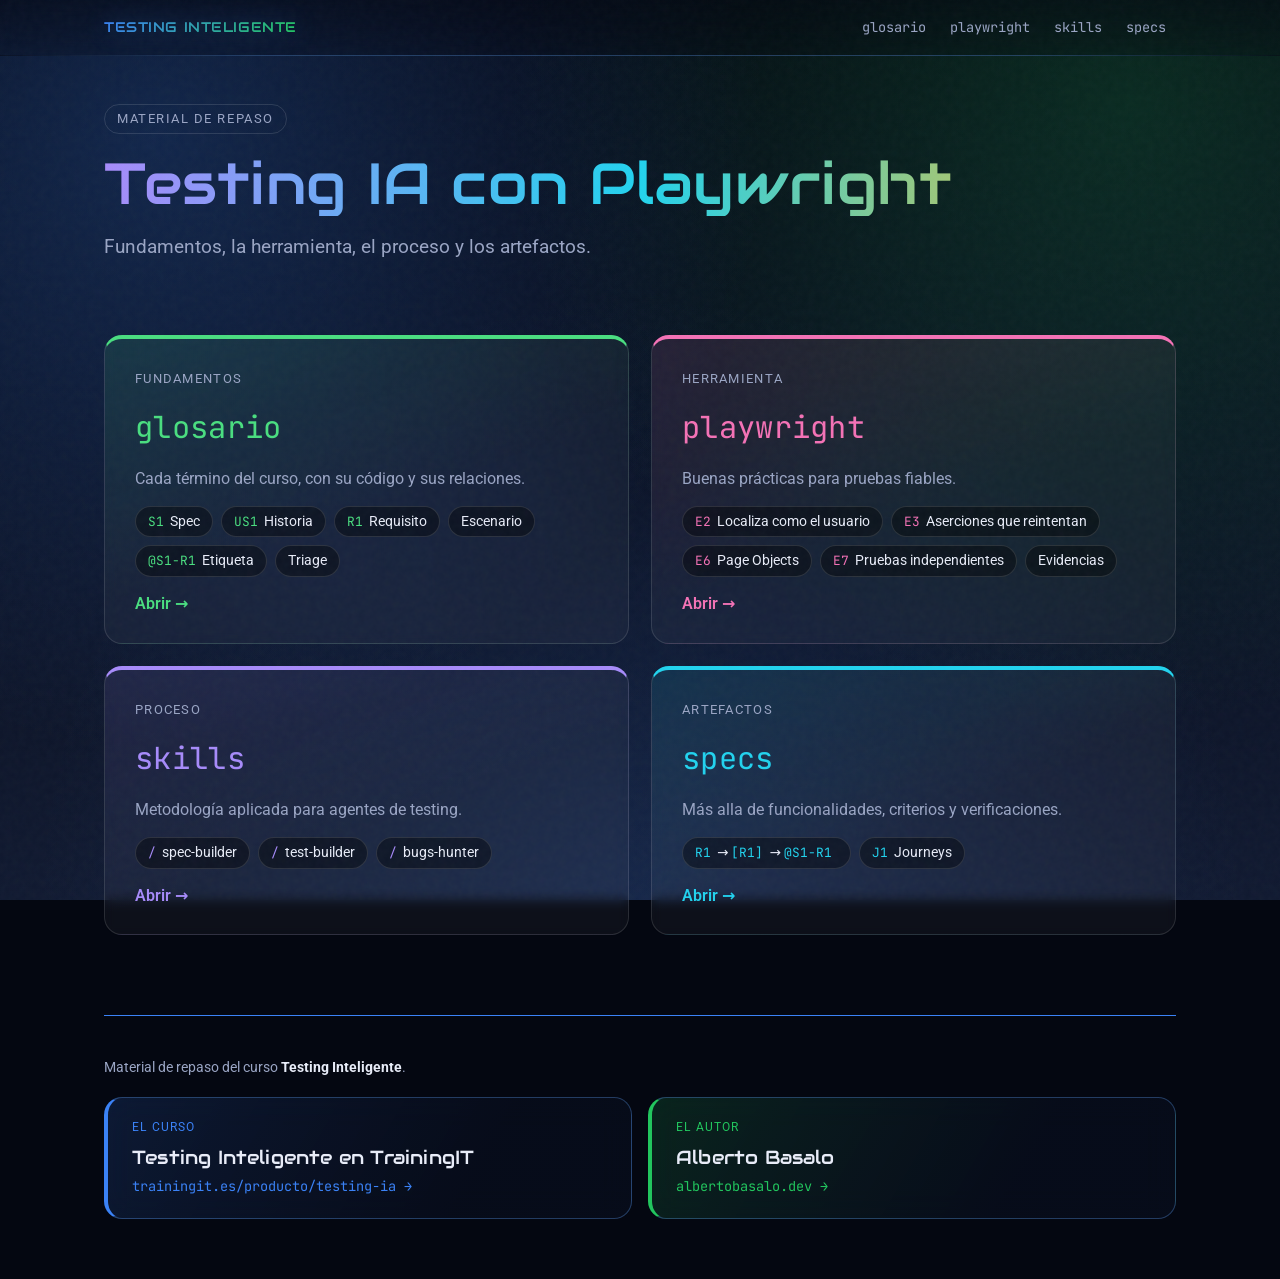
<file: index.html>
<!DOCTYPE html>
<html lang="es">
<head>
  <meta charset="utf-8">
  <meta name="viewport" content="width=device-width, initial-scale=1">
  <title>Testing Inteligente</title>
  <meta name="description" content="Repaso del curso Testing Inteligente en cuatro ejes: glosario, Playwright, skills y specs.">
  <link rel="icon" type="image/png" href="assets/logo.png">
  <link rel="apple-touch-icon" href="assets/logo.png">
  <link rel="stylesheet" href="assets/styles.css">
  <link rel="stylesheet" href="assets/index.css">
  <script src="assets/site.js"></script>
</head>
<body>
  <div class="wrap">
    <site-header></site-header>

    <header class="hero">
      <span class="eyebrow">Material de repaso</span>
      <h1>Testing IA con Playwright</h1>
      <p class="lead">Fundamentos, la herramienta, el proceso y los artefactos.</p>
    </header>

    <section>
      <div class="axes">
        <article class="card ref r-glossary">
          <span class="kind">Fundamentos</span>
          <h2><a href="glosario.html">glosario</a></h2>
          <p>Cada término del curso, con su código y sus relaciones.</p>
          <div class="chips">
            <a href="glosario.html#spec"><code>S1</code>Spec</a>
            <a href="glosario.html#story"><code>US1</code>Historia</a>
            <a href="glosario.html#req"><code>R1</code>Requisito</a>
            <a href="glosario.html#scenario">Escenario</a>
            <a href="glosario.html#tag"><code>@S1-R1</code>Etiqueta</a>
            <a href="glosario.html#triage">Triage</a>
          </div>
          <span class="go">Abrir →</span>
        </article>

        <article class="card ref r-playwright">
          <span class="kind">Herramienta</span>
          <h2><a href="playwright.html">playwright</a></h2>
          <p>Buenas prácticas para pruebas fiables.</p>
          <div class="chips">
            <a href="playwright.html#locators"><code>E2</code>Localiza como el usuario</a>
            <a href="playwright.html#web-first"><code>E3</code>Aserciones que reintentan</a>
            <a href="playwright.html#page-objects"><code>E6</code>Page Objects</a>
            <a href="playwright.html#independent"><code>E7</code>Pruebas independientes</a>
            <a href="playwright.html#evidence">Evidencias</a>
          </div>
          <span class="go">Abrir →</span>
        </article>

        <article class="card ref r-skills">
          <span class="kind">Proceso</span>
          <h2><a href="skills.html">skills</a></h2>
          <p>Metodología aplicada para agentes de testing.</p>
          <div class="chips">
            <a href="skills.html#spec-builder"><code>/</code>spec-builder</a>
            <a href="skills.html#test-builder"><code>/</code>test-builder</a>
            <a href="skills.html#bugs-hunter"><code>/</code>bugs-hunter</a>
          </div>
          <span class="go">Abrir →</span>
        </article>

        <article class="card ref r-specs">
          <span class="kind">Artefactos</span>
          <h2><a href="specs.html">specs</a></h2>
          <p>Más alla de funcionalidades, criterios y verificaciones.</p>
          <div class="chips">
            <a href="specs.html"><code>R1</code>→ <code>[R1]</code>→ <code>@S1-R1</code></a>
            <a href="specs.html#journeys"><code>J1</code>Journeys</a>
          </div>
          <span class="go">Abrir →</span>
        </article>
      </div>
    </section>

    <site-footer></site-footer>
  </div>
</body>
</html>
</file>
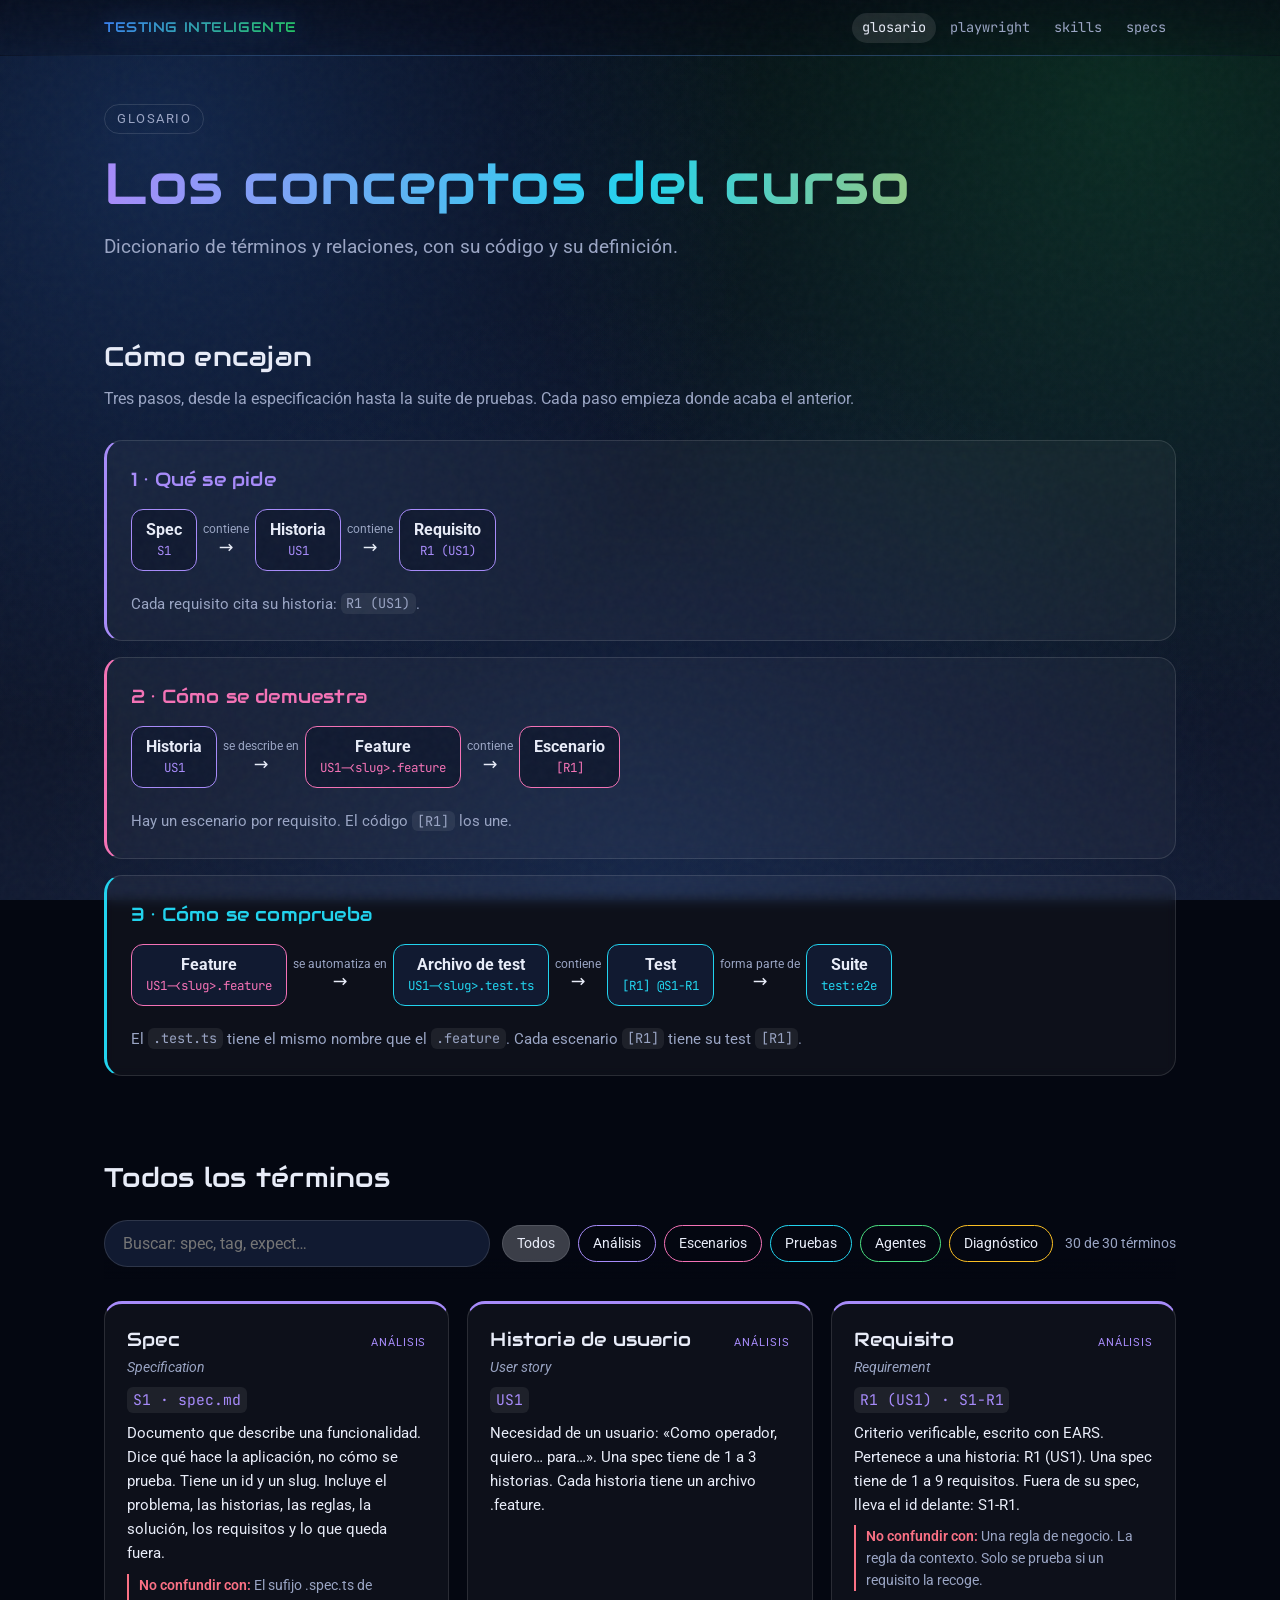
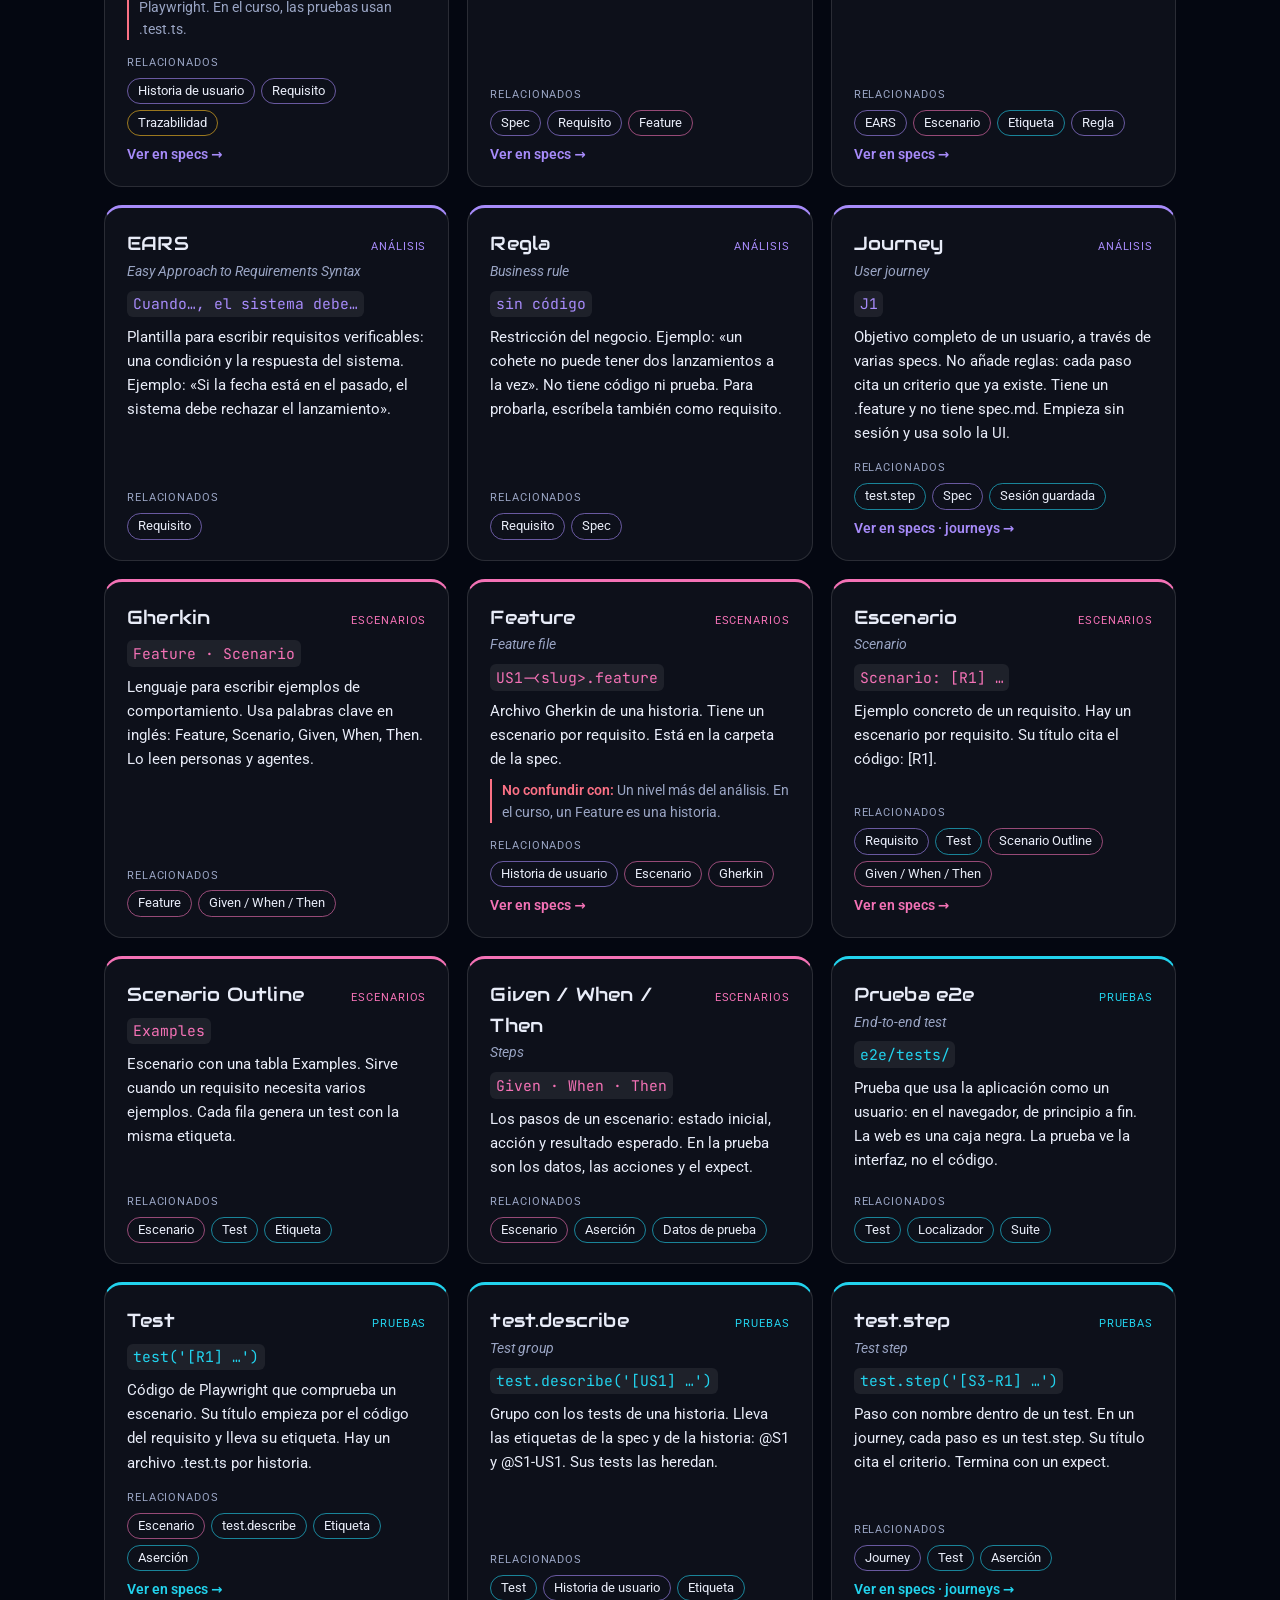
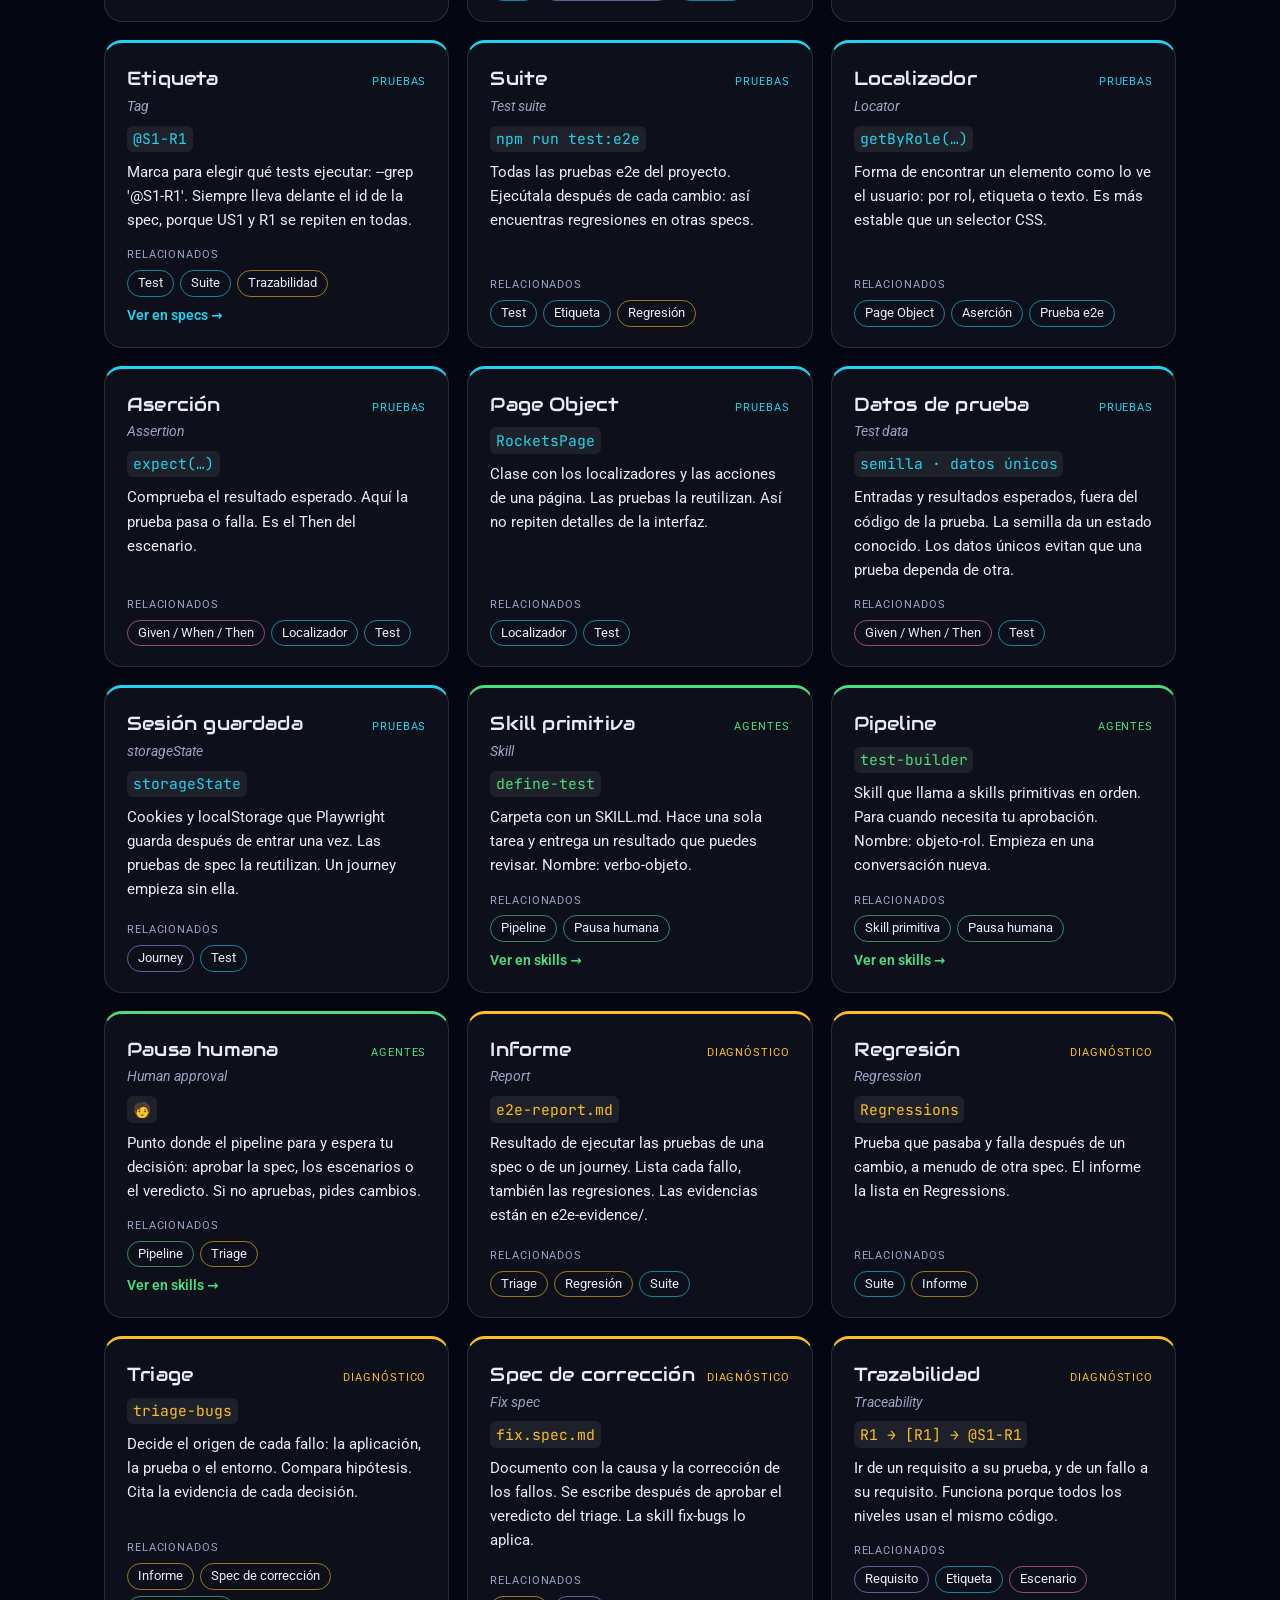
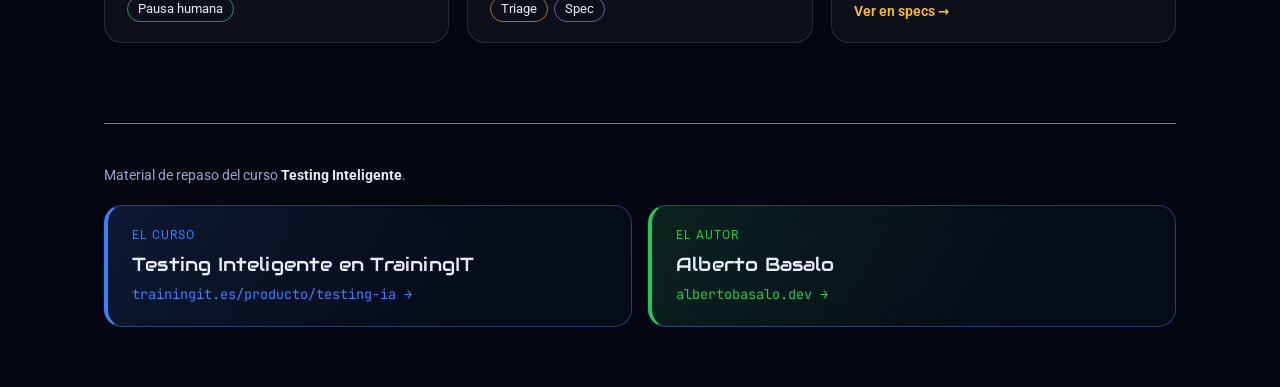
<file: glosario.html>
<!DOCTYPE html>
<html lang="es">
<head>
  <meta charset="utf-8">
  <meta name="viewport" content="width=device-width, initial-scale=1">
  <title>Glosario · Testing Inteligente</title>
  <meta name="description" content="Glosario del curso Testing Inteligente: spec, historia de usuario, requisito, feature, test, suite y otros conceptos fundamentales.">
  <link rel="icon" type="image/png" href="assets/logo.png">
  <link rel="apple-touch-icon" href="assets/logo.png">
  <link rel="stylesheet" href="assets/styles.css">
  <link rel="stylesheet" href="assets/glosario.css">
  <script src="assets/site.js"></script>
</head>
<body>
  <div class="wrap">
    <site-header></site-header>

    <header class="hero">
      <span class="eyebrow">Glosario</span>
      <h1>Los conceptos del curso</h1>
      <p class="lead">
        Diccionario de términos y relaciones, con su código y su definición. 
      </p>
    </header>

    <section>
      <h2>Cómo encajan</h2>
      <p class="intro">Tres pasos, desde la especificación hasta la suite de pruebas. Cada paso empieza donde acaba el anterior.</p>
      <div class="chains">
        <div class="card" style="--c: var(--spec)">
          <h3>1 · Qué se pide</h3>
          <div class="chain">
            <button class="node" type="button" data-jump="spec" style="--c: var(--spec)"><b>Spec</b><code>S1</code></button>
            <span class="verb">contiene</span>
            <button class="node" type="button" data-jump="story" style="--c: var(--spec)"><b>Historia</b><code>US1</code></button>
            <span class="verb">contiene</span>
            <button class="node" type="button" data-jump="req" style="--c: var(--spec)"><b>Requisito</b><code>R1 (US1)</code></button>
          </div>
          <p class="chain-note">Cada requisito cita su historia: <code>R1 (US1)</code>.</p>
        </div>

        <div class="card" style="--c: #f472b6">
          <h3>2 · Cómo se demuestra</h3>
          <div class="chain">
            <button class="node" type="button" data-jump="story" style="--c: var(--spec)"><b>Historia</b><code>US1</code></button>
            <span class="verb">se describe en</span>
            <button class="node" type="button" data-jump="feature" style="--c: #f472b6"><b>Feature</b><code>US1-&lt;slug&gt;.feature</code></button>
            <span class="verb">contiene</span>
            <button class="node" type="button" data-jump="scenario" style="--c: #f472b6"><b>Escenario</b><code>[R1]</code></button>
          </div>
          <p class="chain-note">Hay un escenario por requisito. El código <code>[R1]</code> los une.</p>
        </div>

        <div class="card" style="--c: var(--test)">
          <h3>3 · Cómo se comprueba</h3>
          <div class="chain">
            <button class="node" type="button" data-jump="feature" style="--c: #f472b6"><b>Feature</b><code>US1-&lt;slug&gt;.feature</code></button>
            <span class="verb">se automatiza en</span>
            <button class="node" type="button" data-jump="describe" style="--c: var(--test)"><b>Archivo de test</b><code>US1-&lt;slug&gt;.test.ts</code></button>
            <span class="verb">contiene</span>
            <button class="node" type="button" data-jump="test" style="--c: var(--test)"><b>Test</b><code>[R1] @S1-R1</code></button>
            <span class="verb">forma parte de</span>
            <button class="node" type="button" data-jump="suite" style="--c: var(--test)"><b>Suite</b><code>test:e2e</code></button>
          </div>
          <p class="chain-note">El <code>.test.ts</code> tiene el mismo nombre que el <code>.feature</code>. Cada escenario <code>[R1]</code> tiene su test <code>[R1]</code>.</p>
        </div>
      </div>
    </section>

    <section>
      <h2>Todos los términos</h2>
      <div class="finder">
        <input id="search" type="search" placeholder="Buscar: spec, tag, expect…" aria-label="Buscar un término">
        <div class="filters" id="filters" role="group" aria-label="Filtrar por grupo"></div>
        <span class="count" id="count" aria-live="polite"></span>
      </div>
      <div class="terms" id="terms"></div>
    </section>

    <site-footer></site-footer>
  </div>

  <script src="assets/glosario.js"></script>
</body>
</html>
</file>
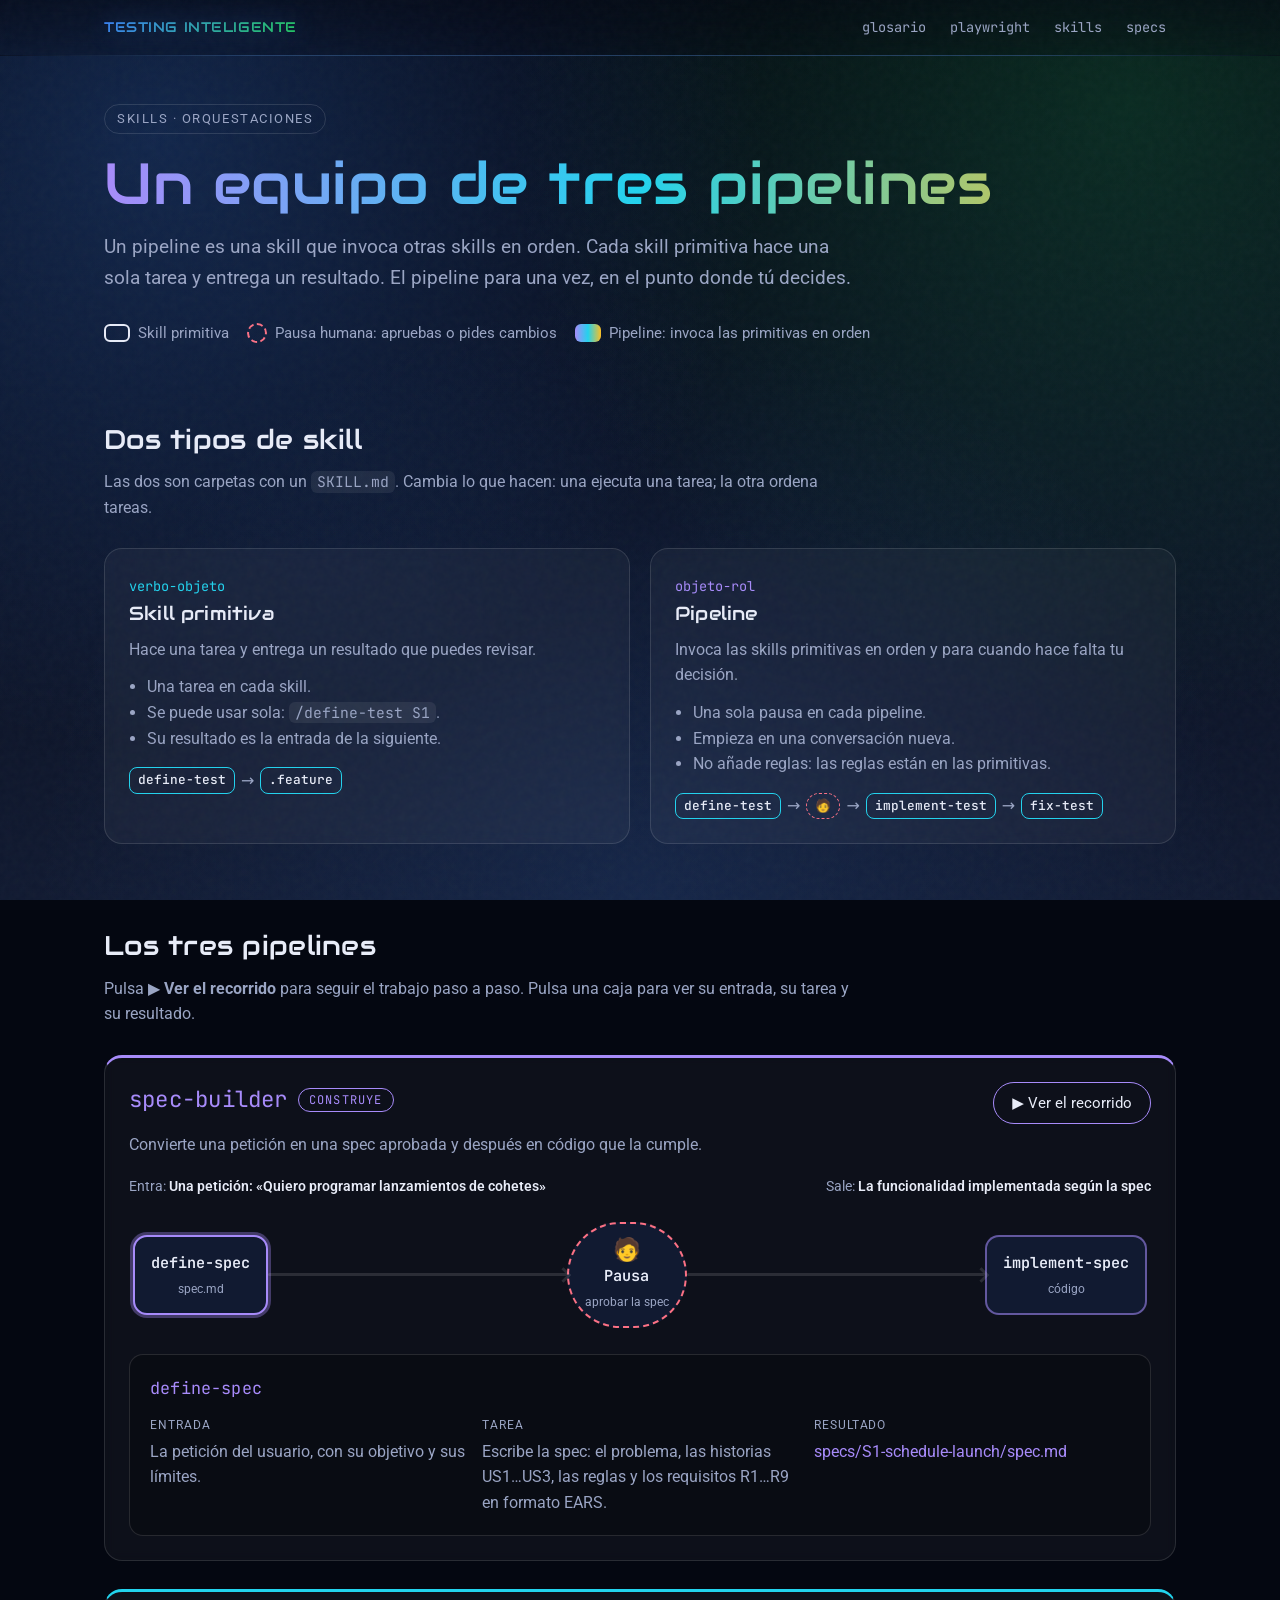
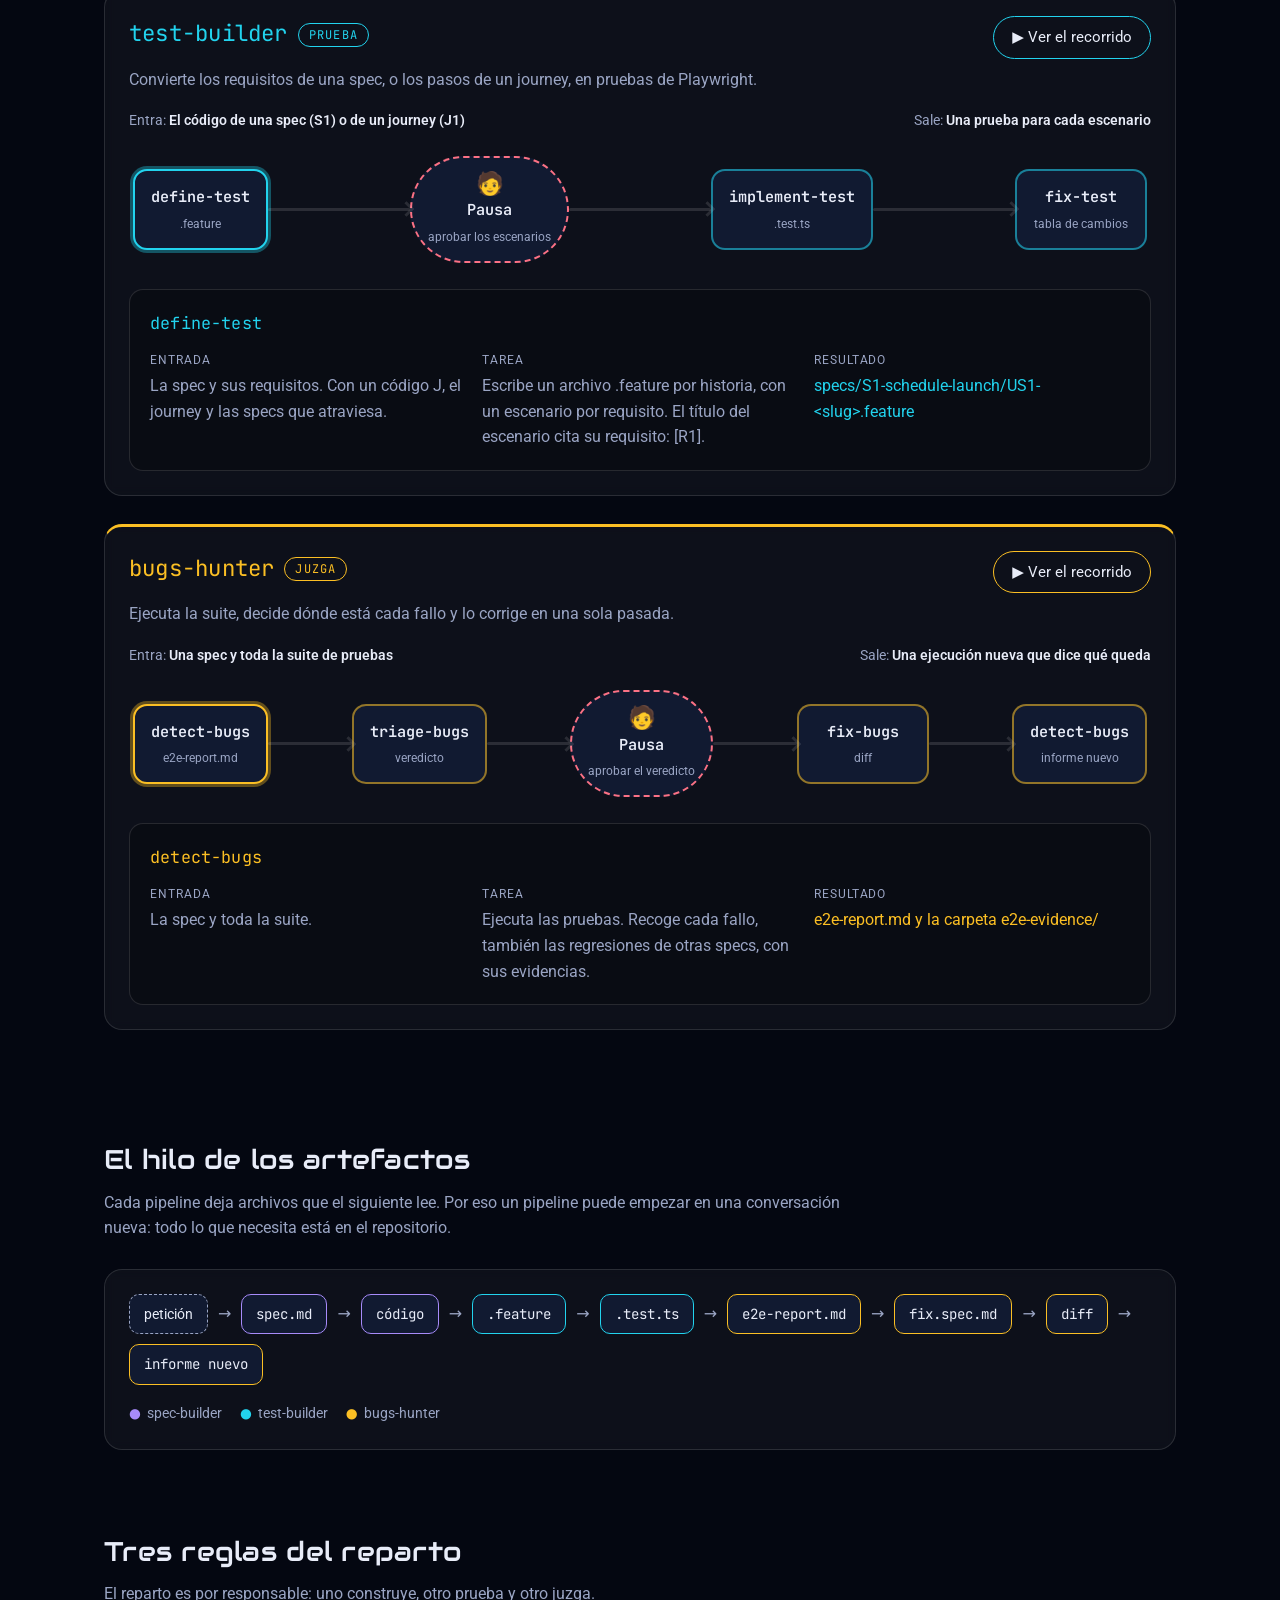
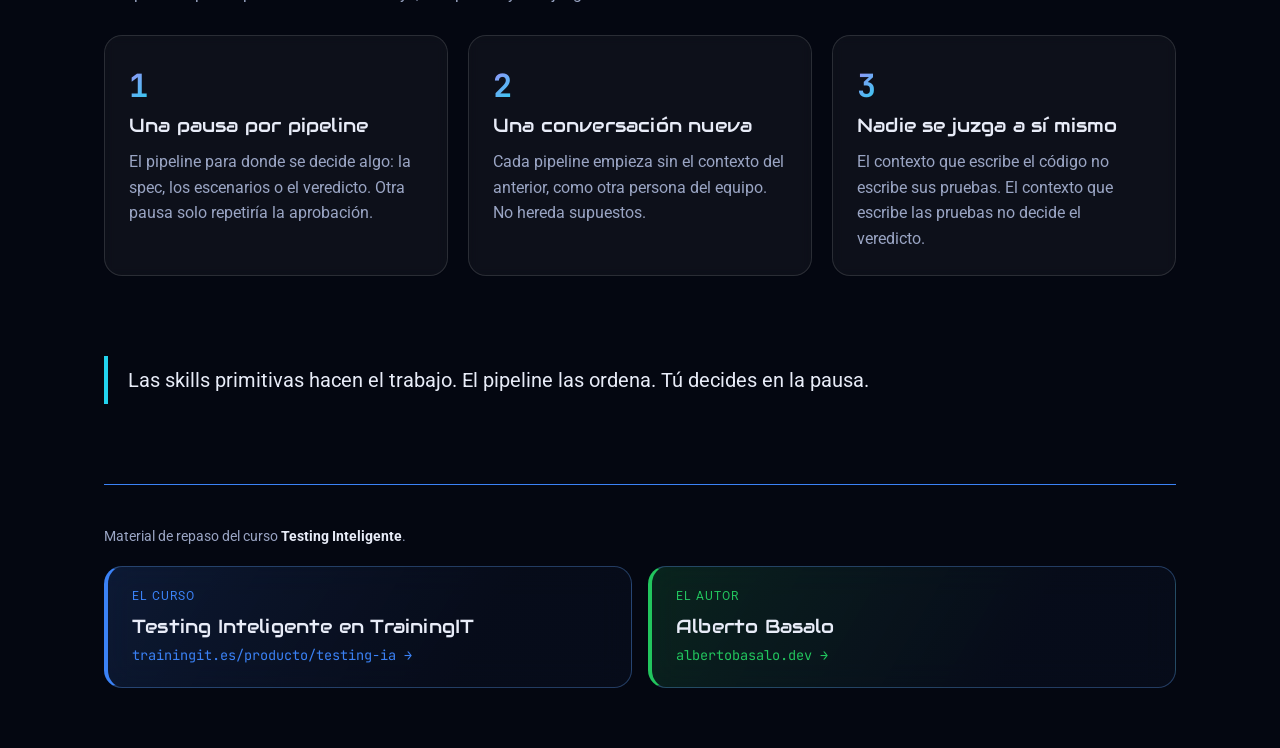
<file: orquestaciones.html>
<!DOCTYPE html>
<html lang="es">
<head>
  <meta charset="utf-8">
  <meta name="viewport" content="width=device-width, initial-scale=1">
  <title>Orquestaciones y skills primitivas · Testing Inteligente</title>
  <meta name="description" content="Repaso visual: qué hace cada pipeline, qué skills primitivas invoca y qué resultado aporta cada una.">
  <link rel="icon" type="image/png" href="assets/logo.png">
  <link rel="apple-touch-icon" href="assets/logo.png">
  <link rel="stylesheet" href="assets/styles.css">
  <link rel="stylesheet" href="assets/orquestaciones.css">
  <script src="assets/site.js"></script>
</head>
<body>
  <div class="wrap">
    <site-header></site-header>

    <header class="hero">
      <span class="eyebrow">skills · Orquestaciones</span>
      <h1>Un equipo de tres pipelines</h1>
      <p class="lead">
        Un pipeline es una skill que invoca otras skills en orden. Cada skill primitiva hace una sola tarea y entrega un resultado.
        El pipeline para una vez, en el punto donde tú decides.
      </p>
      <div class="legend">
        <span><i class="swatch"></i> Skill primitiva</span>
        <span><i class="swatch gate"></i> Pausa humana: apruebas o pides cambios</span>
        <span><i class="swatch pipe"></i> Pipeline: invoca las primitivas en orden</span>
      </div>
    </header>

    <section class="reveal">
      <h2>Dos tipos de skill</h2>
      <p class="intro">Las dos son carpetas con un <code>SKILL.md</code>. Cambia lo que hacen: una ejecuta una tarea; la otra ordena tareas.</p>
      <div class="grid grid-2">
        <div class="card kind test">
          <span class="tag">verbo-objeto</span>
          <h3>Skill primitiva</h3>
          <p>Hace una tarea y entrega un resultado que puedes revisar.</p>
          <ul>
            <li>Una tarea en cada skill.</li>
            <li>Se puede usar sola: <code>/define-test S1</code>.</li>
            <li>Su resultado es la entrada de la siguiente.</li>
          </ul>
          <div class="mini"><b>define-test</b><i>→</i><b>.feature</b></div>
        </div>
        <div class="card kind spec">
          <span class="tag">objeto-rol</span>
          <h3>Pipeline</h3>
          <p>Invoca las skills primitivas en orden y para cuando hace falta tu decisión.</p>
          <ul>
            <li>Una sola pausa en cada pipeline.</li>
            <li>Empieza en una conversación nueva.</li>
            <li>No añade reglas: las reglas están en las primitivas.</li>
          </ul>
          <div class="mini"><b>define-test</b><i>→</i><b class="g">🧑</b><i>→</i><b>implement-test</b><i>→</i><b>fix-test</b></div>
        </div>
      </div>
    </section>

    <section>
      <h2 class="reveal">Los tres pipelines</h2>
      <p class="intro reveal">Pulsa <b>▶ Ver el recorrido</b> para seguir el trabajo paso a paso. Pulsa una caja para ver su entrada, su tarea y su resultado.</p>
      <div id="pipelines"></div>
    </section>

    <section class="reveal">
      <h2>El hilo de los artefactos</h2>
      <p class="intro">Cada pipeline deja archivos que el siguiente lee. Por eso un pipeline puede empezar en una conversación nueva: todo lo que necesita está en el repositorio.</p>
      <div class="card">
        <div class="thread">
          <span class="artifact plain">petición</span><span class="arrow">→</span>
          <span class="artifact spec">spec.md</span><span class="arrow">→</span>
          <span class="artifact spec">código</span><span class="arrow">→</span>
          <span class="artifact test">.feature</span><span class="arrow">→</span>
          <span class="artifact test">.test.ts</span><span class="arrow">→</span>
          <span class="artifact bugs">e2e-report.md</span><span class="arrow">→</span>
          <span class="artifact bugs">fix.spec.md</span><span class="arrow">→</span>
          <span class="artifact bugs">diff</span><span class="arrow">→</span>
          <span class="artifact bugs">informe nuevo</span>
        </div>
        <div class="thread-legend">
          <span class="spec">spec-builder</span>
          <span class="test">test-builder</span>
          <span class="bugs">bugs-hunter</span>
        </div>
      </div>
    </section>

    <section class="reveal">
      <h2>Tres reglas del reparto</h2>
      <p class="intro">El reparto es por responsable: uno construye, otro prueba y otro juzga.</p>
      <div class="grid grid-3">
        <div class="card rule">
          <span class="num">1</span>
          <h3>Una pausa por pipeline</h3>
          <p>El pipeline para donde se decide algo: la spec, los escenarios o el veredicto. Otra pausa solo repetiría la aprobación.</p>
        </div>
        <div class="card rule">
          <span class="num">2</span>
          <h3>Una conversación nueva</h3>
          <p>Cada pipeline empieza sin el contexto del anterior, como otra persona del equipo. No hereda supuestos.</p>
        </div>
        <div class="card rule">
          <span class="num">3</span>
          <h3>Nadie se juzga a sí mismo</h3>
          <p>El contexto que escribe el código no escribe sus pruebas. El contexto que escribe las pruebas no decide el veredicto.</p>
        </div>
      </div>
    </section>

    <section class="reveal">
      <blockquote class="quote">Las skills primitivas hacen el trabajo. El pipeline las ordena. Tú decides en la pausa.</blockquote>
    </section>

    <site-footer></site-footer>
  </div>

  <script src="assets/orquestaciones.js"></script>
</body>
</html>
</file>
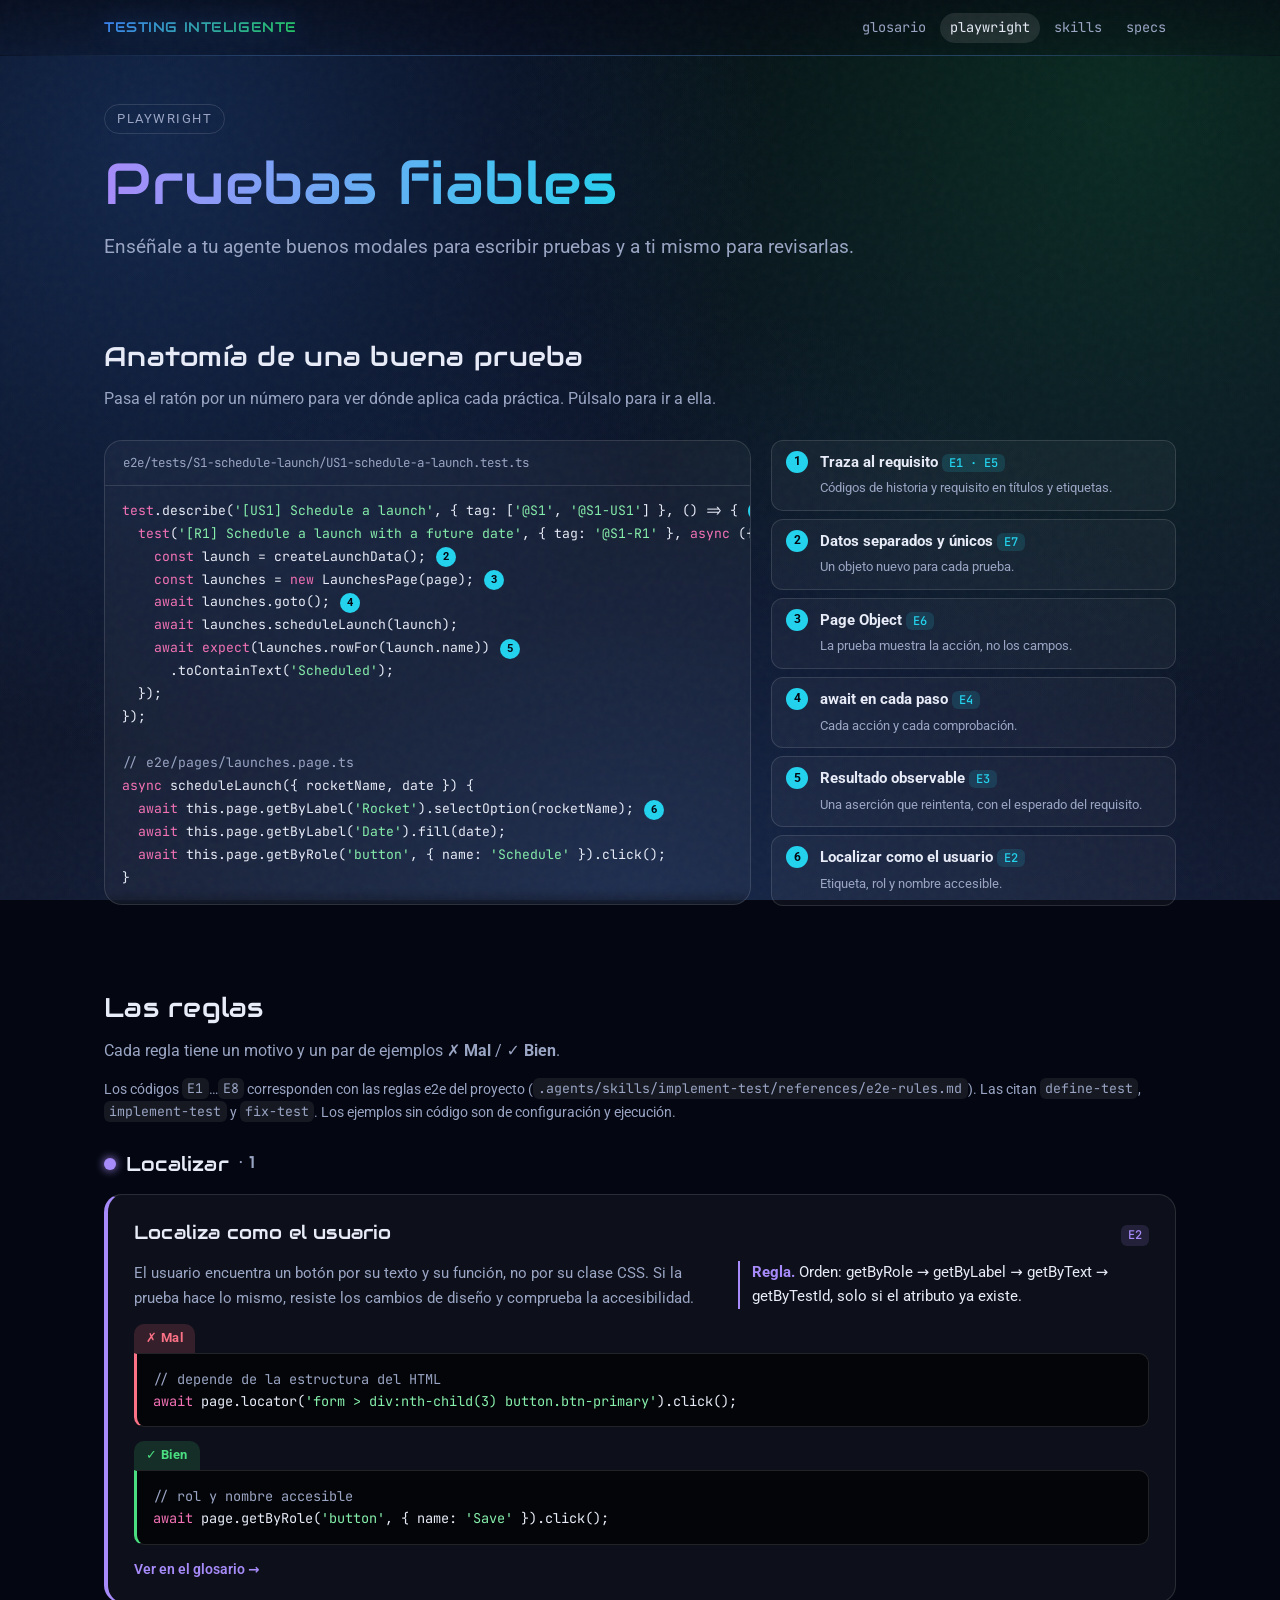
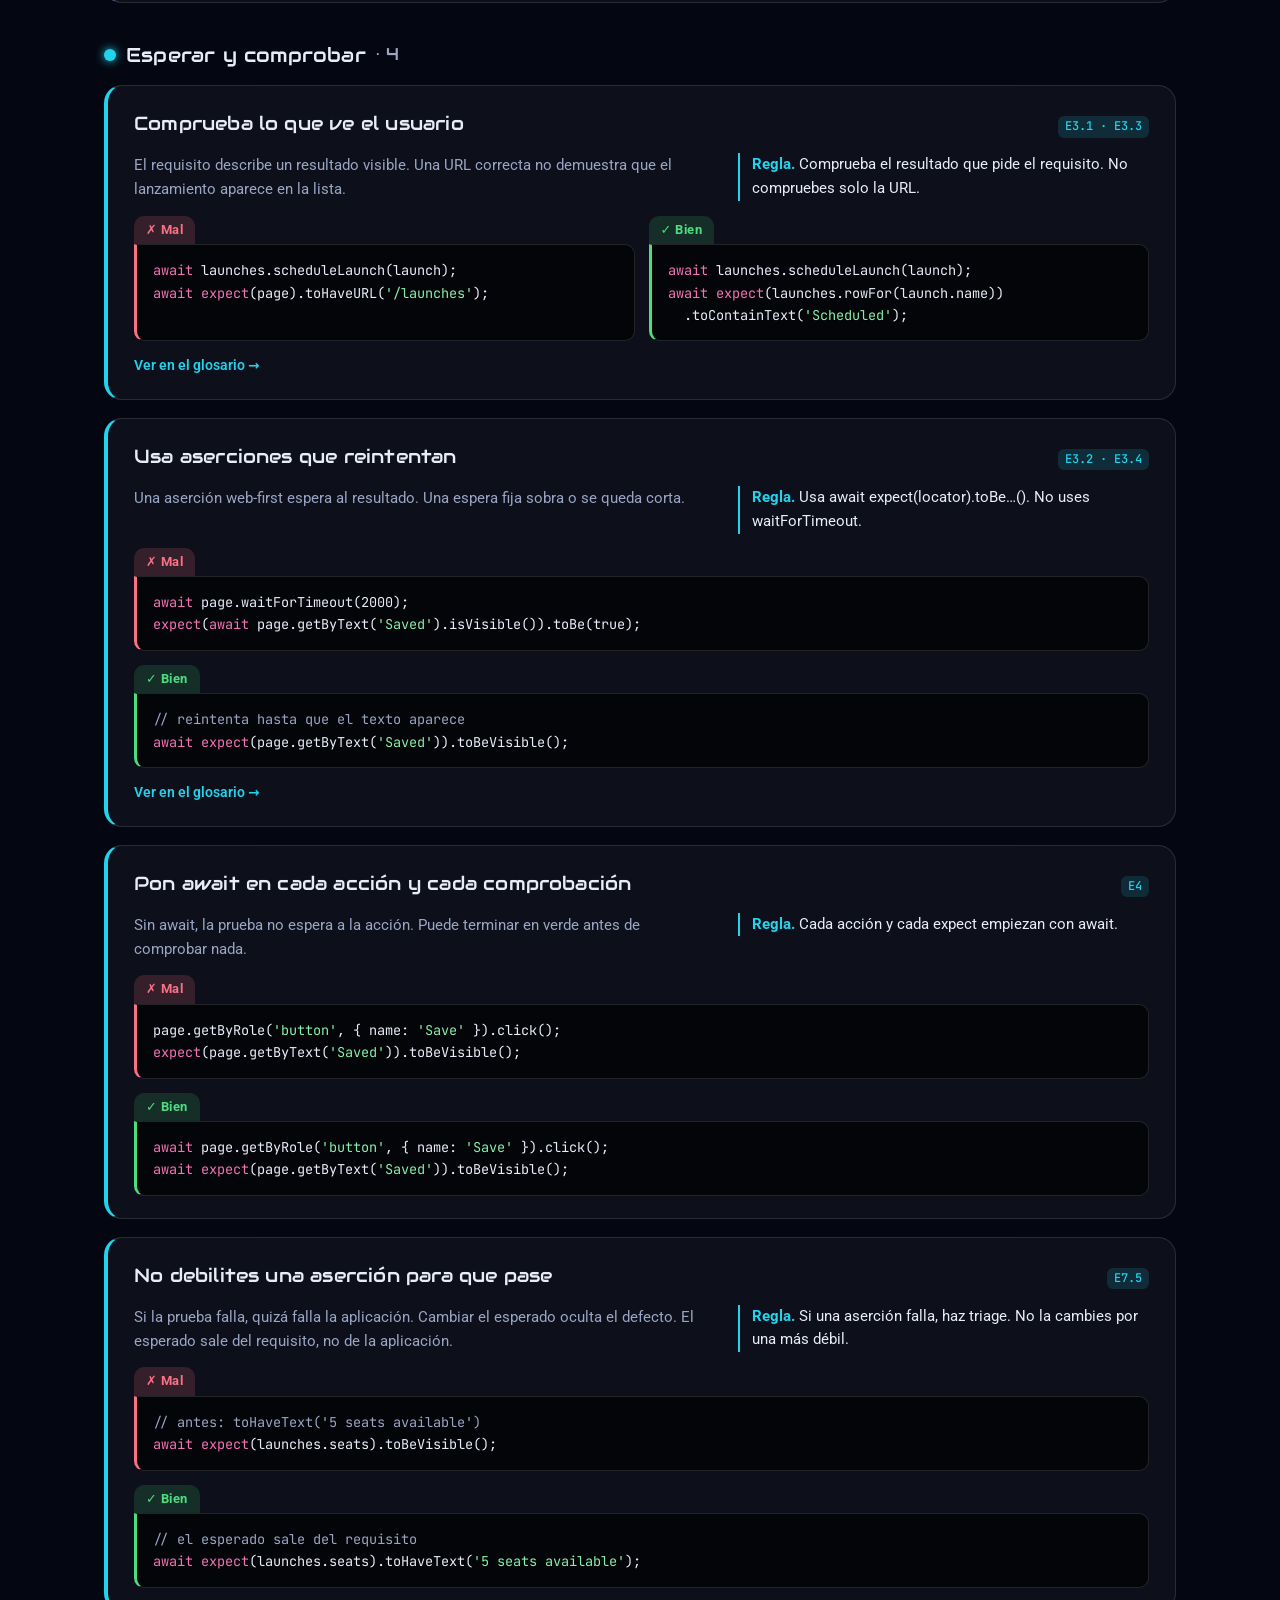
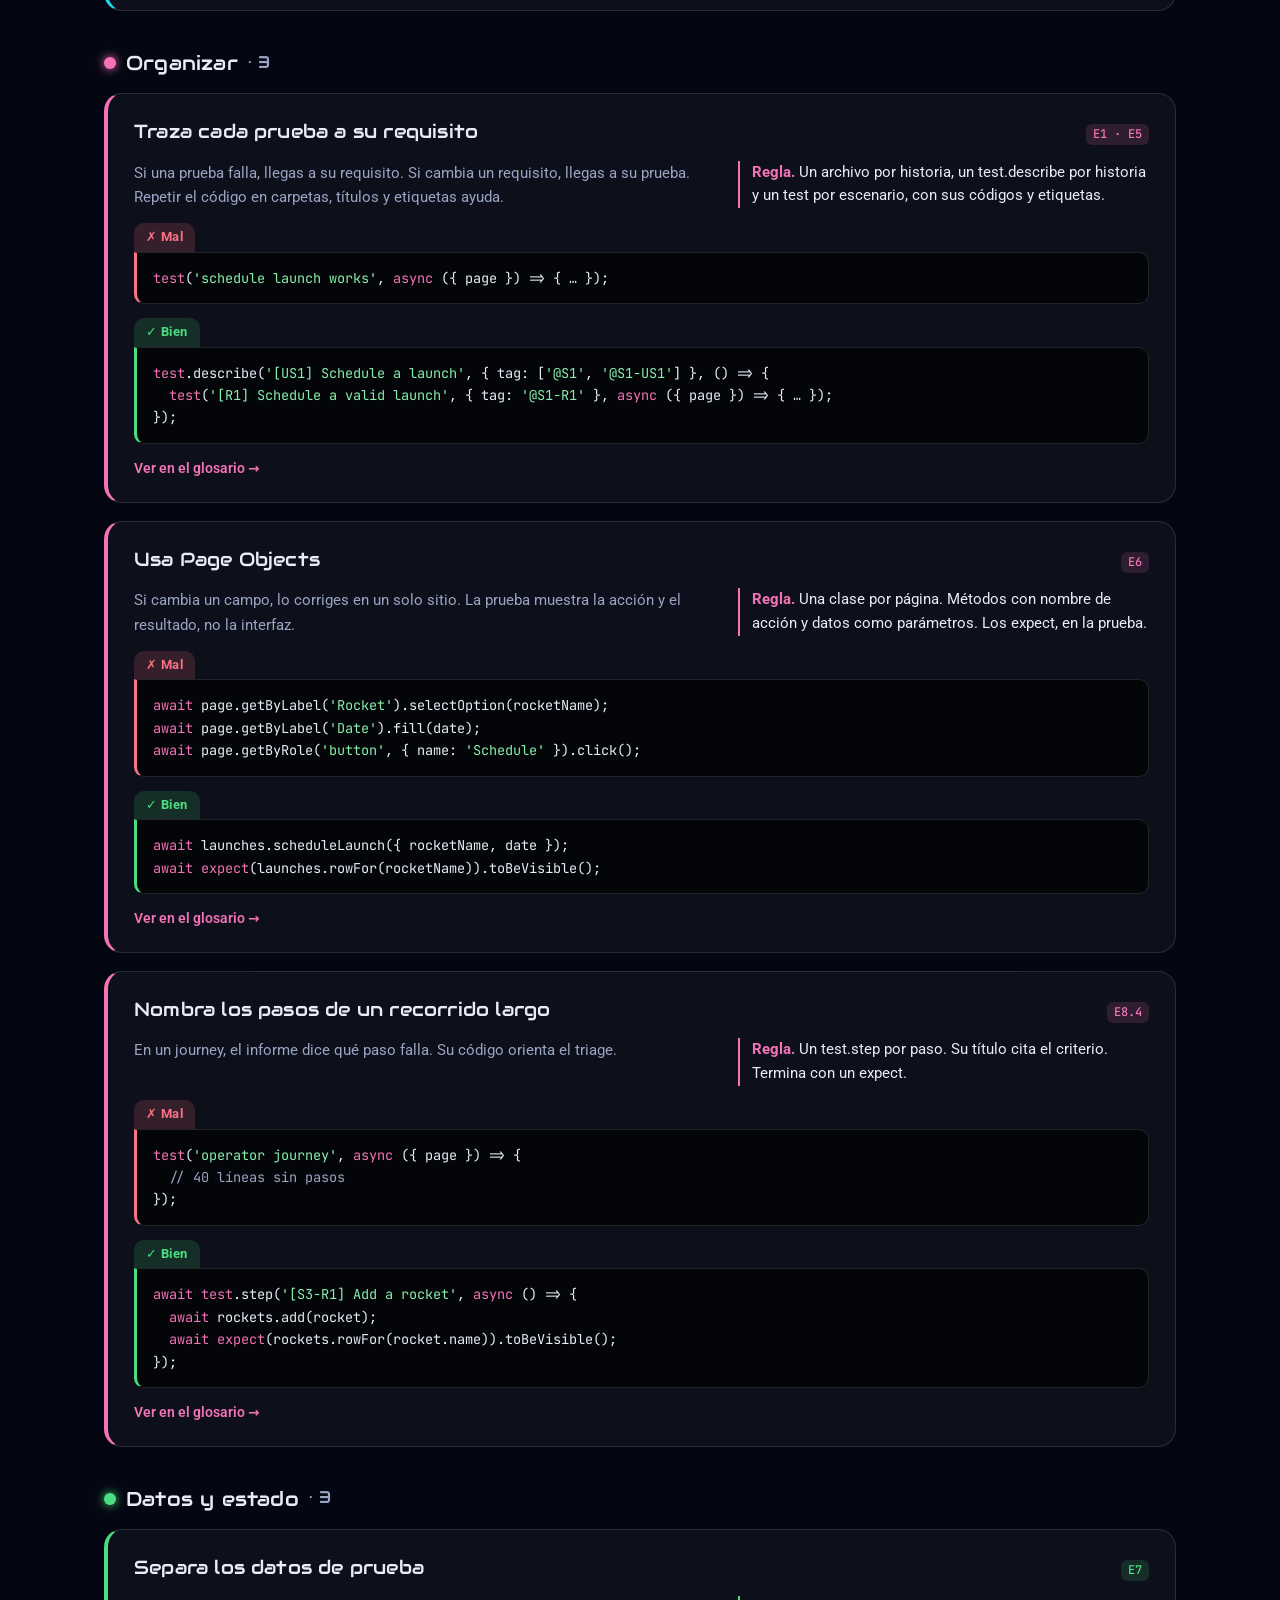
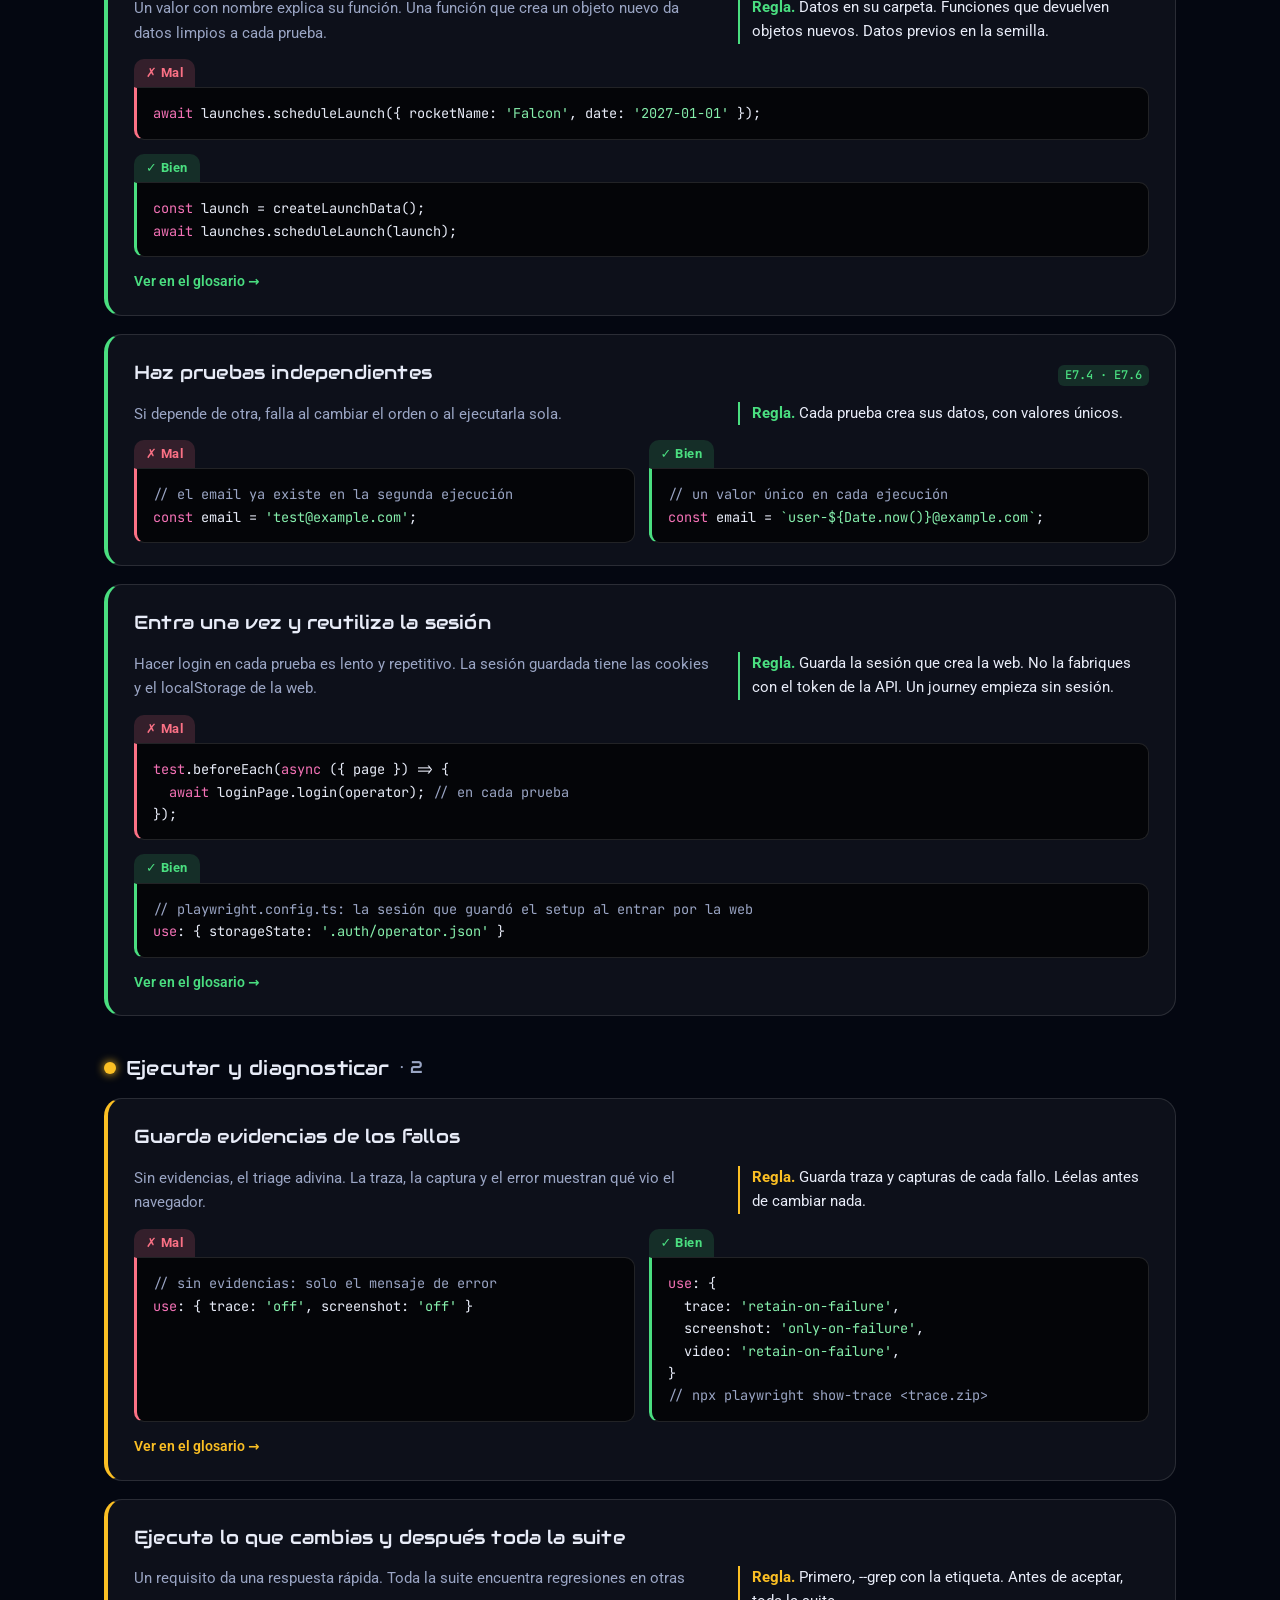
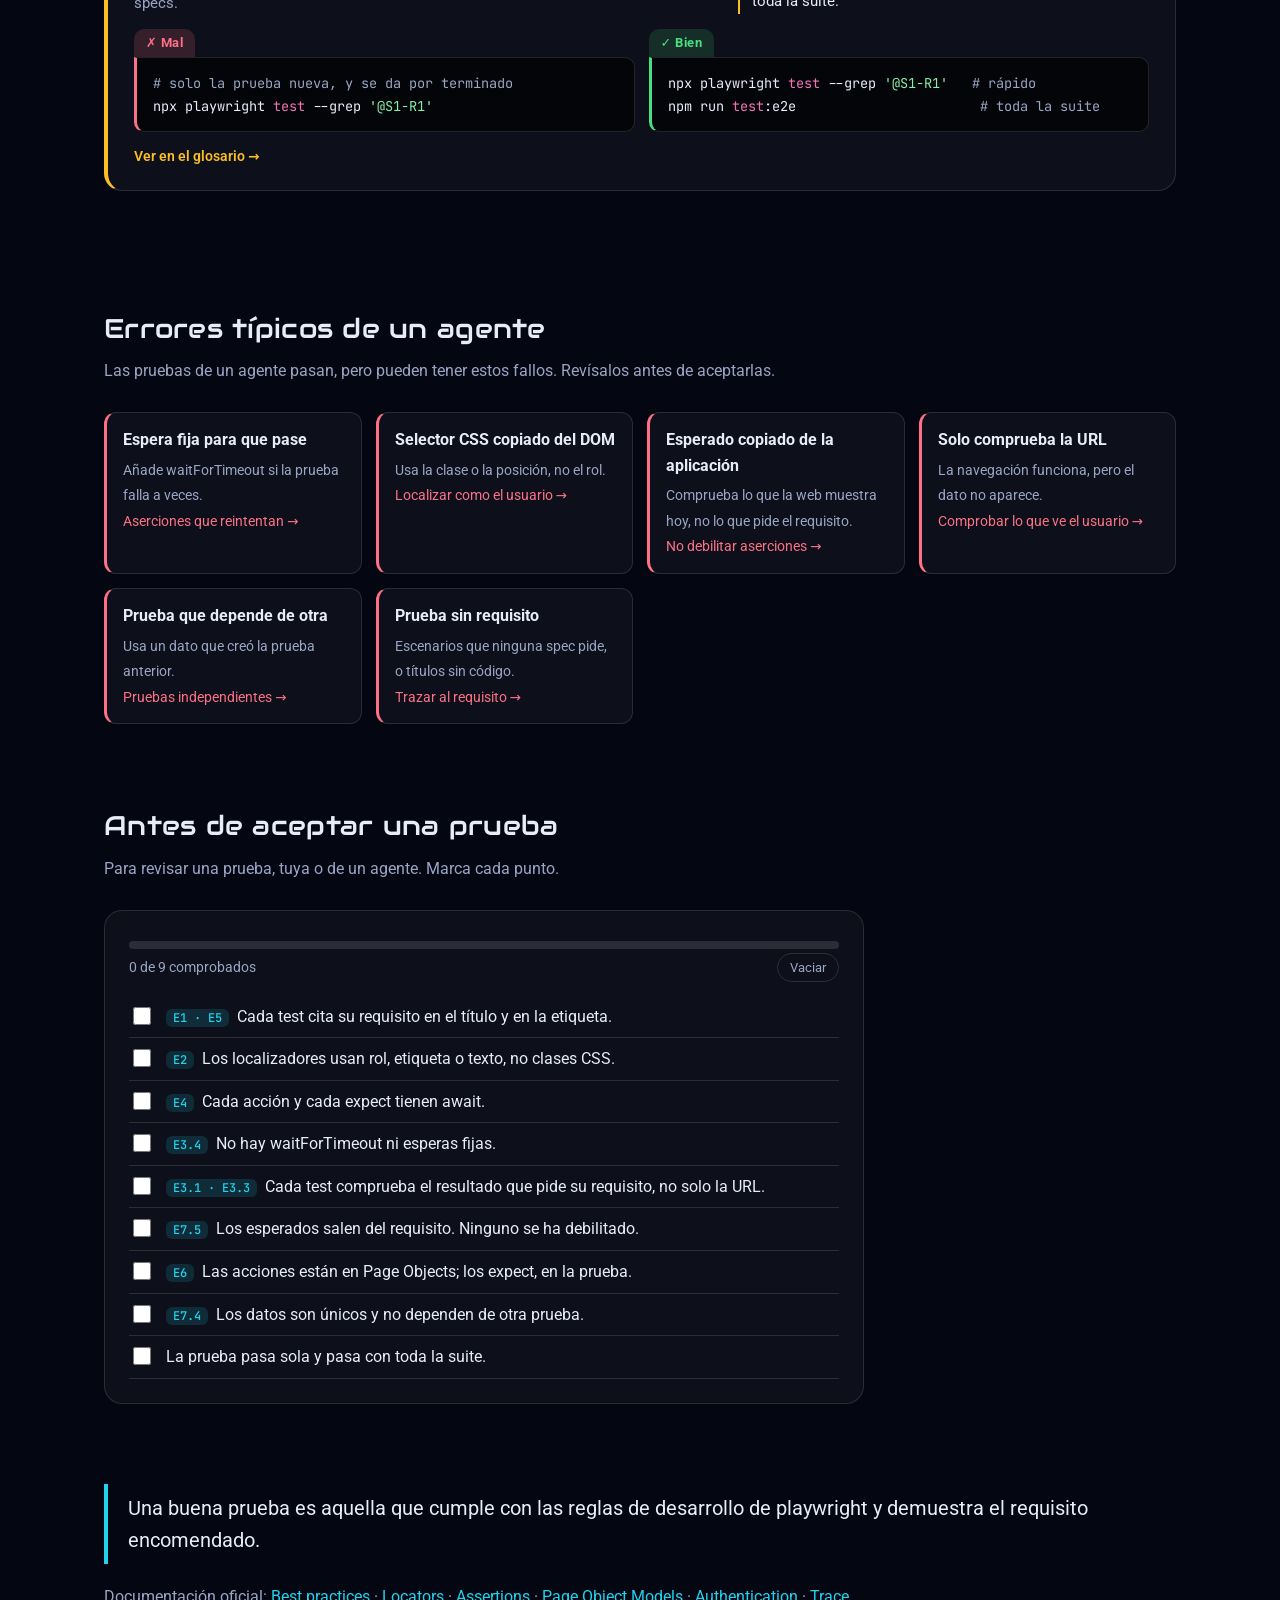
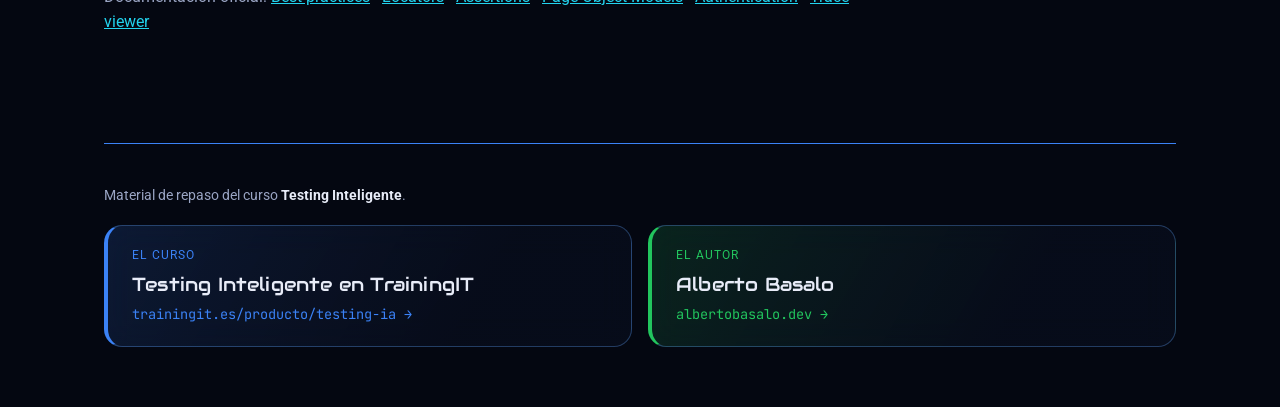
<file: playwright.html>
<!DOCTYPE html>
<html lang="es">
<head>
  <meta charset="utf-8">
  <meta name="viewport" content="width=device-width, initial-scale=1">
  <title>playwright · Testing Inteligente</title>
  <meta name="description" content="Buenas prácticas de Playwright: localizar, comprobar, organizar, datos y diagnóstico, con ejemplos buenos y malos.">
  <link rel="icon" type="image/png" href="assets/logo.png">
  <link rel="apple-touch-icon" href="assets/logo.png">
  <link rel="stylesheet" href="assets/styles.css">
  <link rel="stylesheet" href="assets/playwright.css">
  <script src="assets/site.js"></script>
</head>
<body>
  <div class="wrap">
    <site-header></site-header>

    <header class="hero">
      <span class="eyebrow">playwright</span>
      <h1>Pruebas fiables</h1>
      <p class="lead">
        Enséñale a tu agente buenos modales para escribir pruebas y a ti mismo para revisarlas.
      </p>
    </header>

    <section class="reveal">
      <h2>Anatomía de una buena prueba</h2>
      <p class="intro">Pasa el ratón por un número para ver dónde aplica cada práctica. Púlsalo para ir a ella.</p>
      <div class="anatomy-wrap">
        <div class="card anatomy">
          <div class="file-name">e2e/tests/S1-schedule-launch/US1-schedule-a-launch.test.ts</div>
<pre><span class="ln" data-p="trace"><span class="k">test</span>.describe(<span class="s">'[US1] Schedule a launch'</span>, { tag: [<span class="s">'@S1'</span>, <span class="s">'@S1-US1'</span>] }, () => {<button class="marker" type="button" data-go="trace" aria-label="Práctica 1">1</button></span><span class="ln" data-p="trace">  <span class="k">test</span>(<span class="s">'[R1] Schedule a launch with a future date'</span>, { tag: <span class="s">'@S1-R1'</span> }, <span class="k">async</span> ({ page }) => {</span><span class="ln" data-p="data independent">    <span class="k">const</span> launch = createLaunchData();<button class="marker" type="button" data-go="data" aria-label="Práctica 2">2</button></span><span class="ln" data-p="page-objects">    <span class="k">const</span> launches = <span class="k">new</span> LaunchesPage(page);<button class="marker" type="button" data-go="page-objects" aria-label="Práctica 3">3</button></span><span class="ln" data-p="await">    <span class="k">await</span> launches.goto();<button class="marker" type="button" data-go="await" aria-label="Práctica 4">4</button></span><span class="ln" data-p="await page-objects">    <span class="k">await</span> launches.scheduleLaunch(launch);</span><span class="ln" data-p="observable web-first await">    <span class="k">await expect</span>(launches.rowFor(launch.name))<button class="marker" type="button" data-go="observable" aria-label="Práctica 5">5</button></span><span class="ln" data-p="observable web-first">      .toContainText(<span class="s">'Scheduled'</span>);</span><span class="ln">  });</span><span class="ln">});</span>
<span class="ln c">// e2e/pages/launches.page.ts</span><span class="ln" data-p="page-objects locators"><span class="k">async</span> scheduleLaunch({ rocketName, date }) {</span><span class="ln" data-p="locators">  <span class="k">await</span> this.page.getByLabel(<span class="s">'Rocket'</span>).selectOption(rocketName);<button class="marker" type="button" data-go="locators" aria-label="Práctica 6">6</button></span><span class="ln" data-p="locators">  <span class="k">await</span> this.page.getByLabel(<span class="s">'Date'</span>).fill(date);</span><span class="ln" data-p="locators">  <span class="k">await</span> this.page.getByRole(<span class="s">'button'</span>, { name: <span class="s">'Schedule'</span> }).click();</span><span class="ln">}</span></pre>
        </div>
        <div class="anatomy-legend">
          <button type="button" data-go="trace"><span class="n">1</span><span><b>Traza al requisito <code class="rc">E1 · E5</code></b><span class="t">Códigos de historia y requisito en títulos y etiquetas.</span></span></button>
          <button type="button" data-go="data"><span class="n">2</span><span><b>Datos separados y únicos <code class="rc">E7</code></b><span class="t">Un objeto nuevo para cada prueba.</span></span></button>
          <button type="button" data-go="page-objects"><span class="n">3</span><span><b>Page Object <code class="rc">E6</code></b><span class="t">La prueba muestra la acción, no los campos.</span></span></button>
          <button type="button" data-go="await"><span class="n">4</span><span><b>await en cada paso <code class="rc">E4</code></b><span class="t">Cada acción y cada comprobación.</span></span></button>
          <button type="button" data-go="observable"><span class="n">5</span><span><b>Resultado observable <code class="rc">E3</code></b><span class="t">Una aserción que reintenta, con el esperado del requisito.</span></span></button>
          <button type="button" data-go="locators"><span class="n">6</span><span><b>Localizar como el usuario <code class="rc">E2</code></b><span class="t">Etiqueta, rol y nombre accesible.</span></span></button>
        </div>
      </div>
    </section>

    <section>
      <h2 class="reveal">Las reglas</h2>
      <p class="intro reveal">Cada regla tiene un motivo y un par de ejemplos <b>✗ Mal</b> / <b>✓ Bien</b>.</p>
      <p class="codes-note reveal">Los códigos <code>E1</code>…<code>E8</code> corresponden con las reglas e2e del proyecto (<code>.agents/skills/implement-test/references/e2e-rules.md</code>). Las citan <code>define-test</code>, <code>implement-test</code> y <code>fix-test</code>. Los ejemplos sin código son de configuración y ejecución.</p>
      <div id="practices"></div>
    </section>

    <section class="reveal">
      <h2>Errores típicos de un agente</h2>
      <p class="intro">Las pruebas de un agente pasan, pero pueden tener estos fallos. Revísalos antes de aceptarlas.</p>
      <div class="traps">
        <div class="trap"><b>Espera fija para que pase</b><span>Añade waitForTimeout si la prueba falla a veces.</span><br><a href="#web-first">Aserciones que reintentan →</a></div>
        <div class="trap"><b>Selector CSS copiado del DOM</b><span>Usa la clase o la posición, no el rol.</span><br><a href="#locators">Localizar como el usuario →</a></div>
        <div class="trap"><b>Esperado copiado de la aplicación</b><span>Comprueba lo que la web muestra hoy, no lo que pide el requisito.</span><br><a href="#strong">No debilitar aserciones →</a></div>
        <div class="trap"><b>Solo comprueba la URL</b><span>La navegación funciona, pero el dato no aparece.</span><br><a href="#observable">Comprobar lo que ve el usuario →</a></div>
        <div class="trap"><b>Prueba que depende de otra</b><span>Usa un dato que creó la prueba anterior.</span><br><a href="#independent">Pruebas independientes →</a></div>
        <div class="trap"><b>Prueba sin requisito</b><span>Escenarios que ninguna spec pide, o títulos sin código.</span><br><a href="#trace">Trazar al requisito →</a></div>
      </div>
    </section>

    <section class="reveal">
      <h2>Antes de aceptar una prueba</h2>
      <p class="intro">Para revisar una prueba, tuya o de un agente. Marca cada punto.</p>
      <div class="card check-card">
        <div class="progress"><span id="progress"></span></div>
        <div class="progress-row"><span id="progress-label" aria-live="polite"></span><button type="button" id="reset-check">Vaciar</button></div>
        <ul class="checklist" id="checklist"></ul>
      </div>
    </section>

    <section class="reveal">
      <blockquote class="quote">Una buena prueba es aquella que cumple con las reglas de desarrollo de playwright y demuestra el requisito encomendado.</blockquote>
      <p class="intro" style="margin-top:20px">
        Documentación oficial: <a href="https://playwright.dev/docs/best-practices">Best practices</a> ·
        <a href="https://playwright.dev/docs/locators">Locators</a> ·
        <a href="https://playwright.dev/docs/test-assertions">Assertions</a> ·
        <a href="https://playwright.dev/docs/pom">Page Object Models</a> ·
        <a href="https://playwright.dev/docs/auth">Authentication</a> ·
        <a href="https://playwright.dev/docs/trace-viewer">Trace viewer</a>
      </p>
    </section>

    <site-footer></site-footer>
  </div>

  <script src="assets/playwright.js"></script>
</body>
</html>
</file>
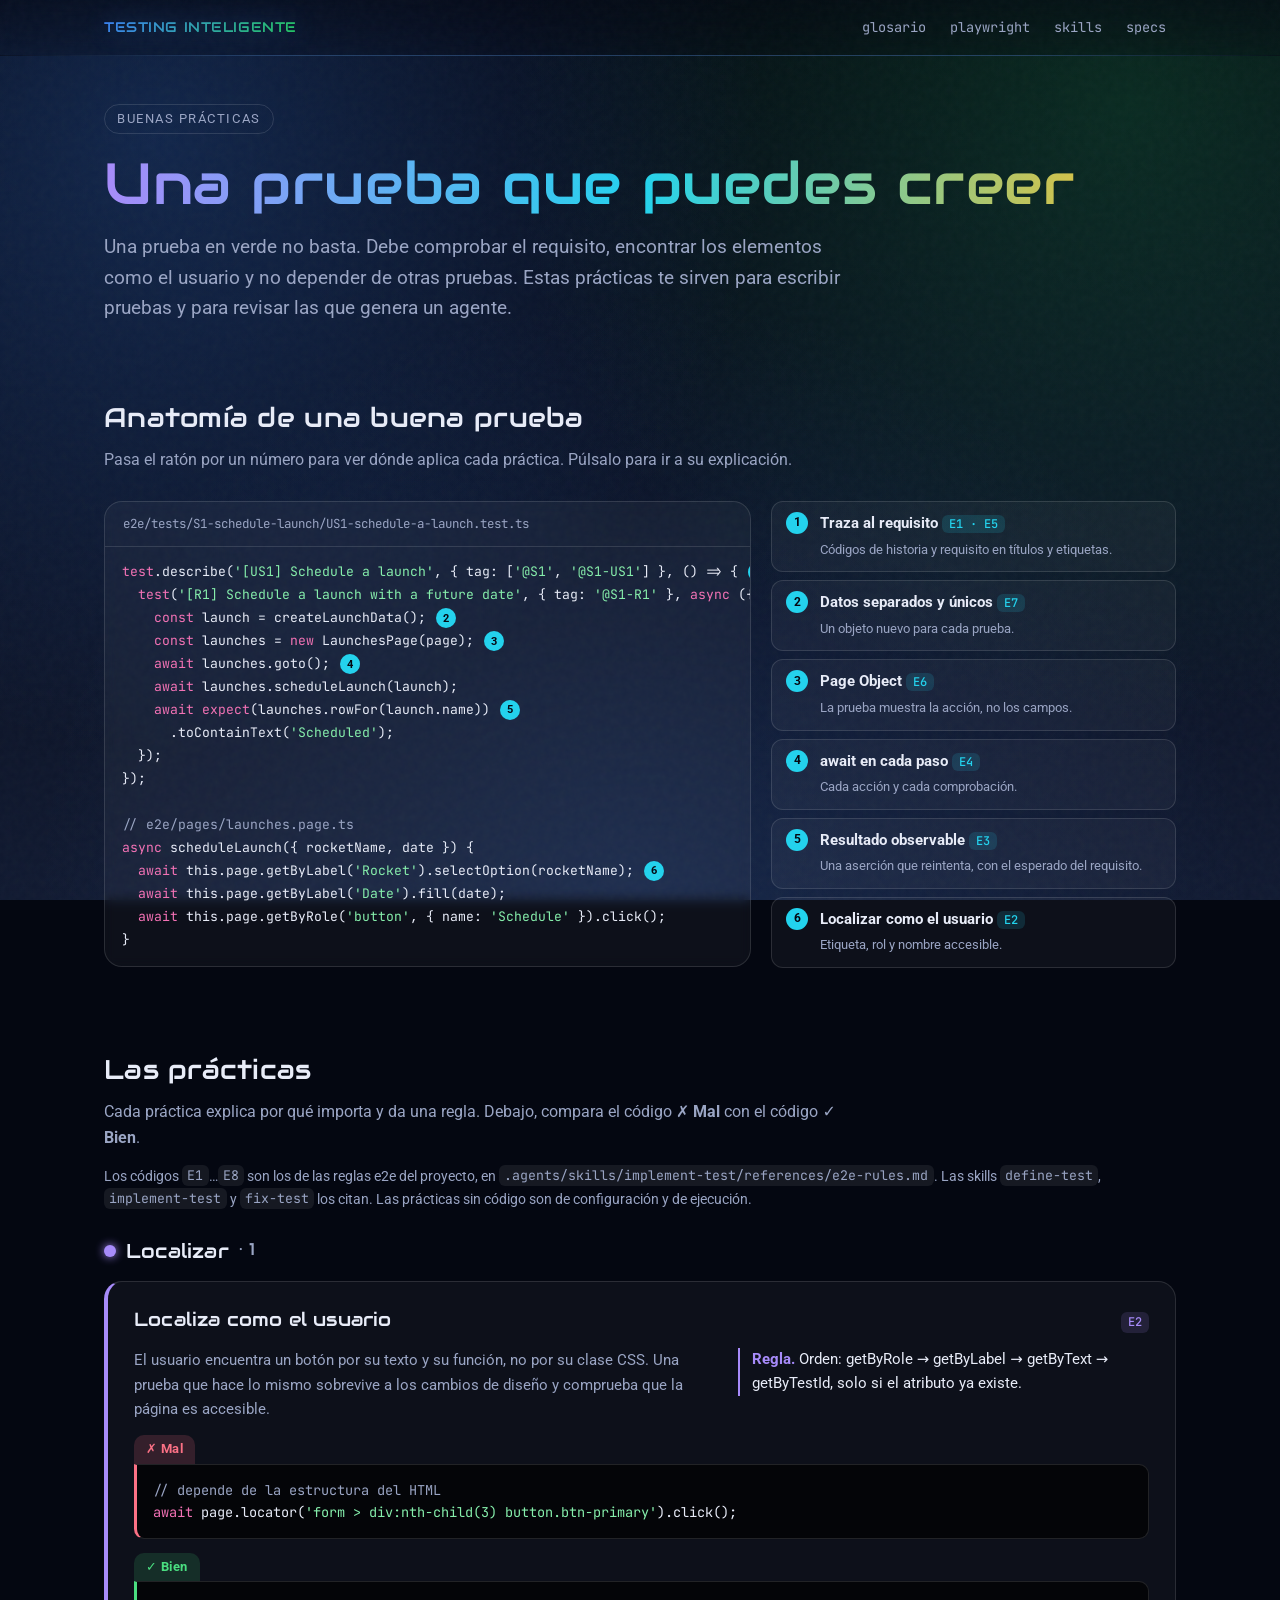
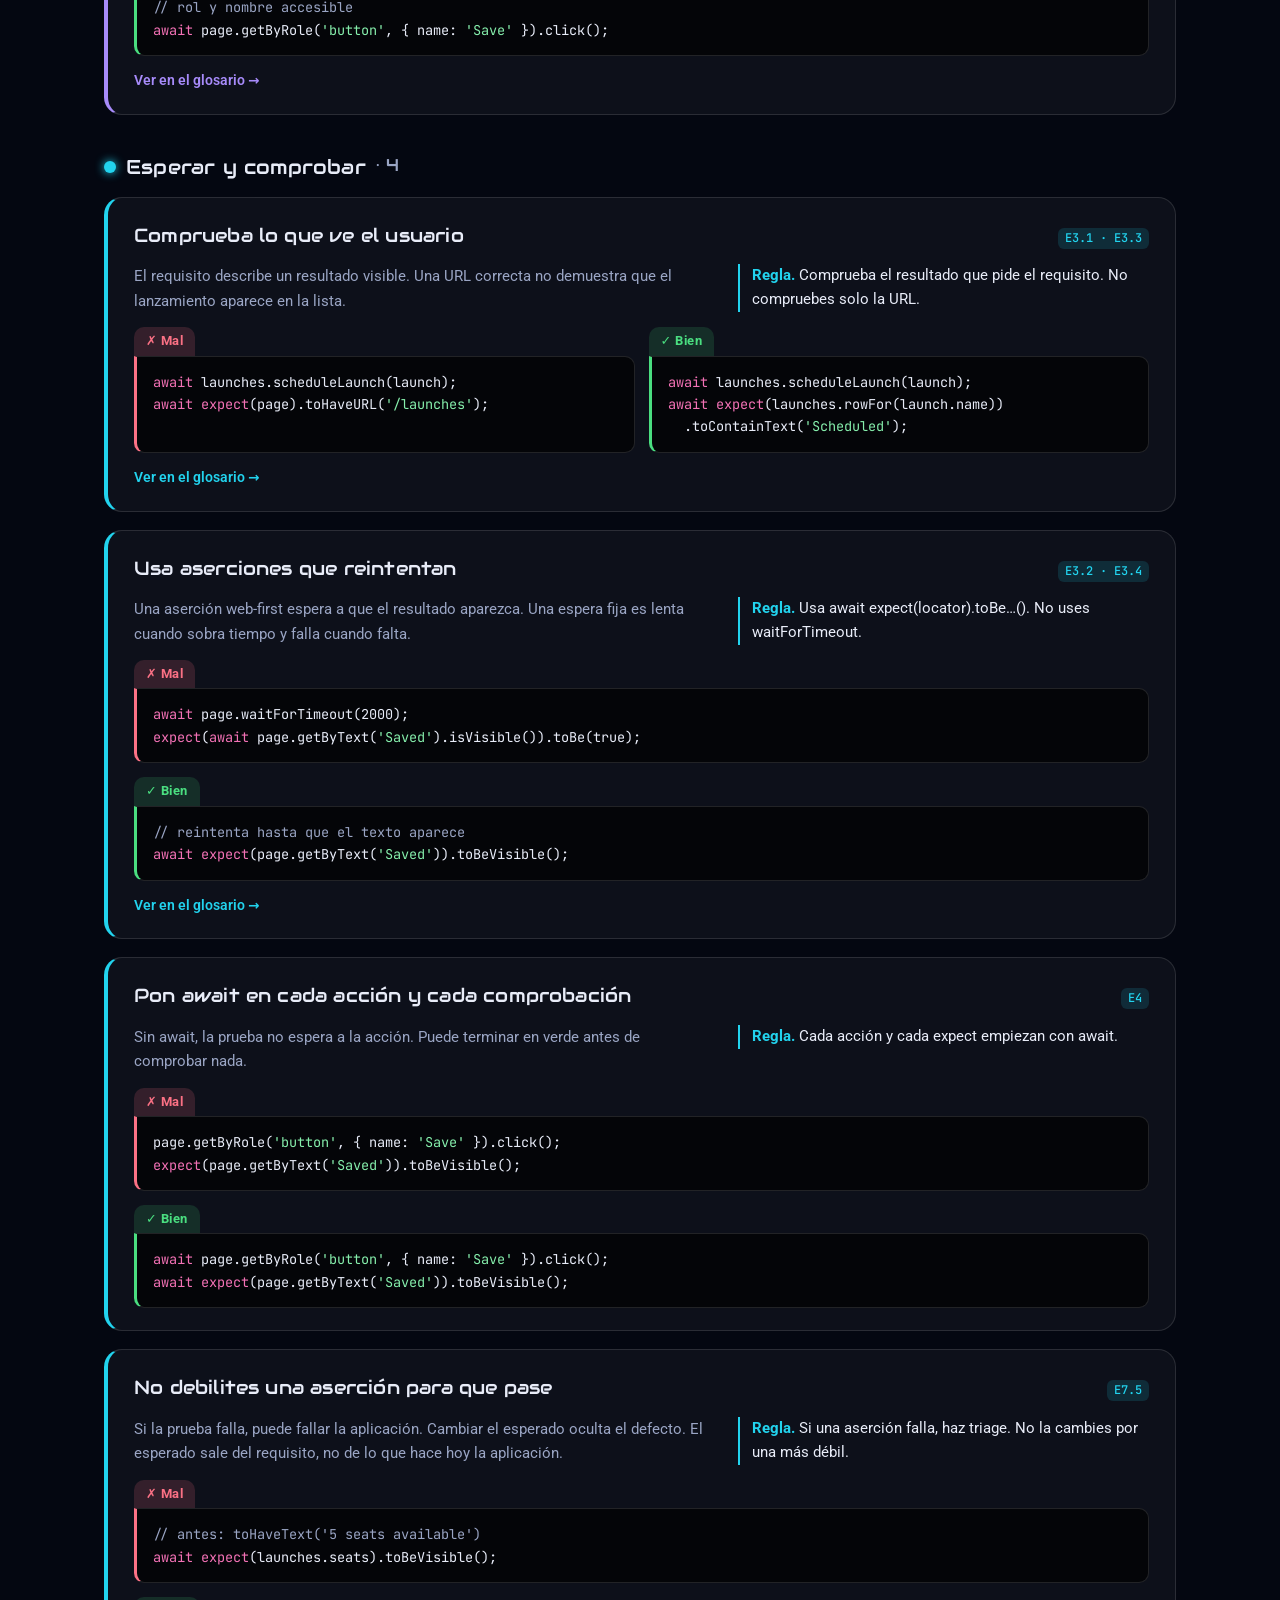
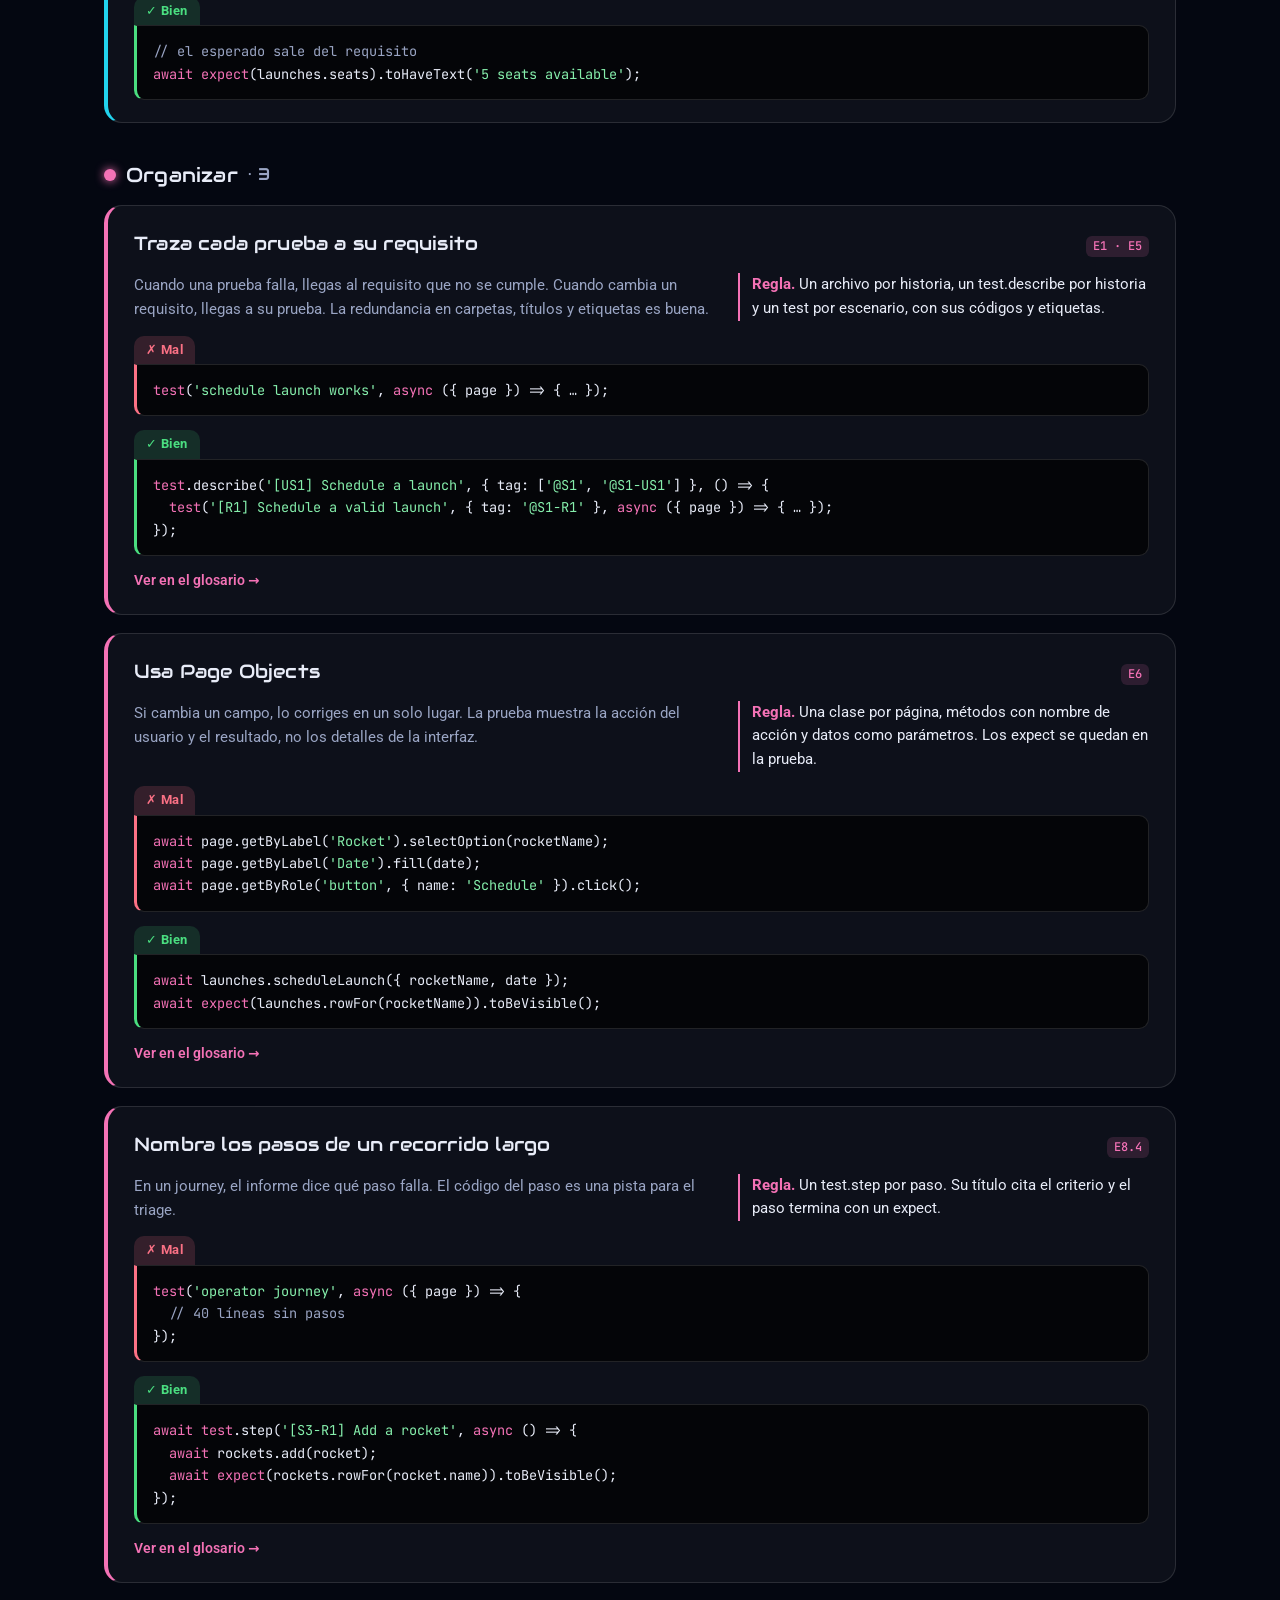
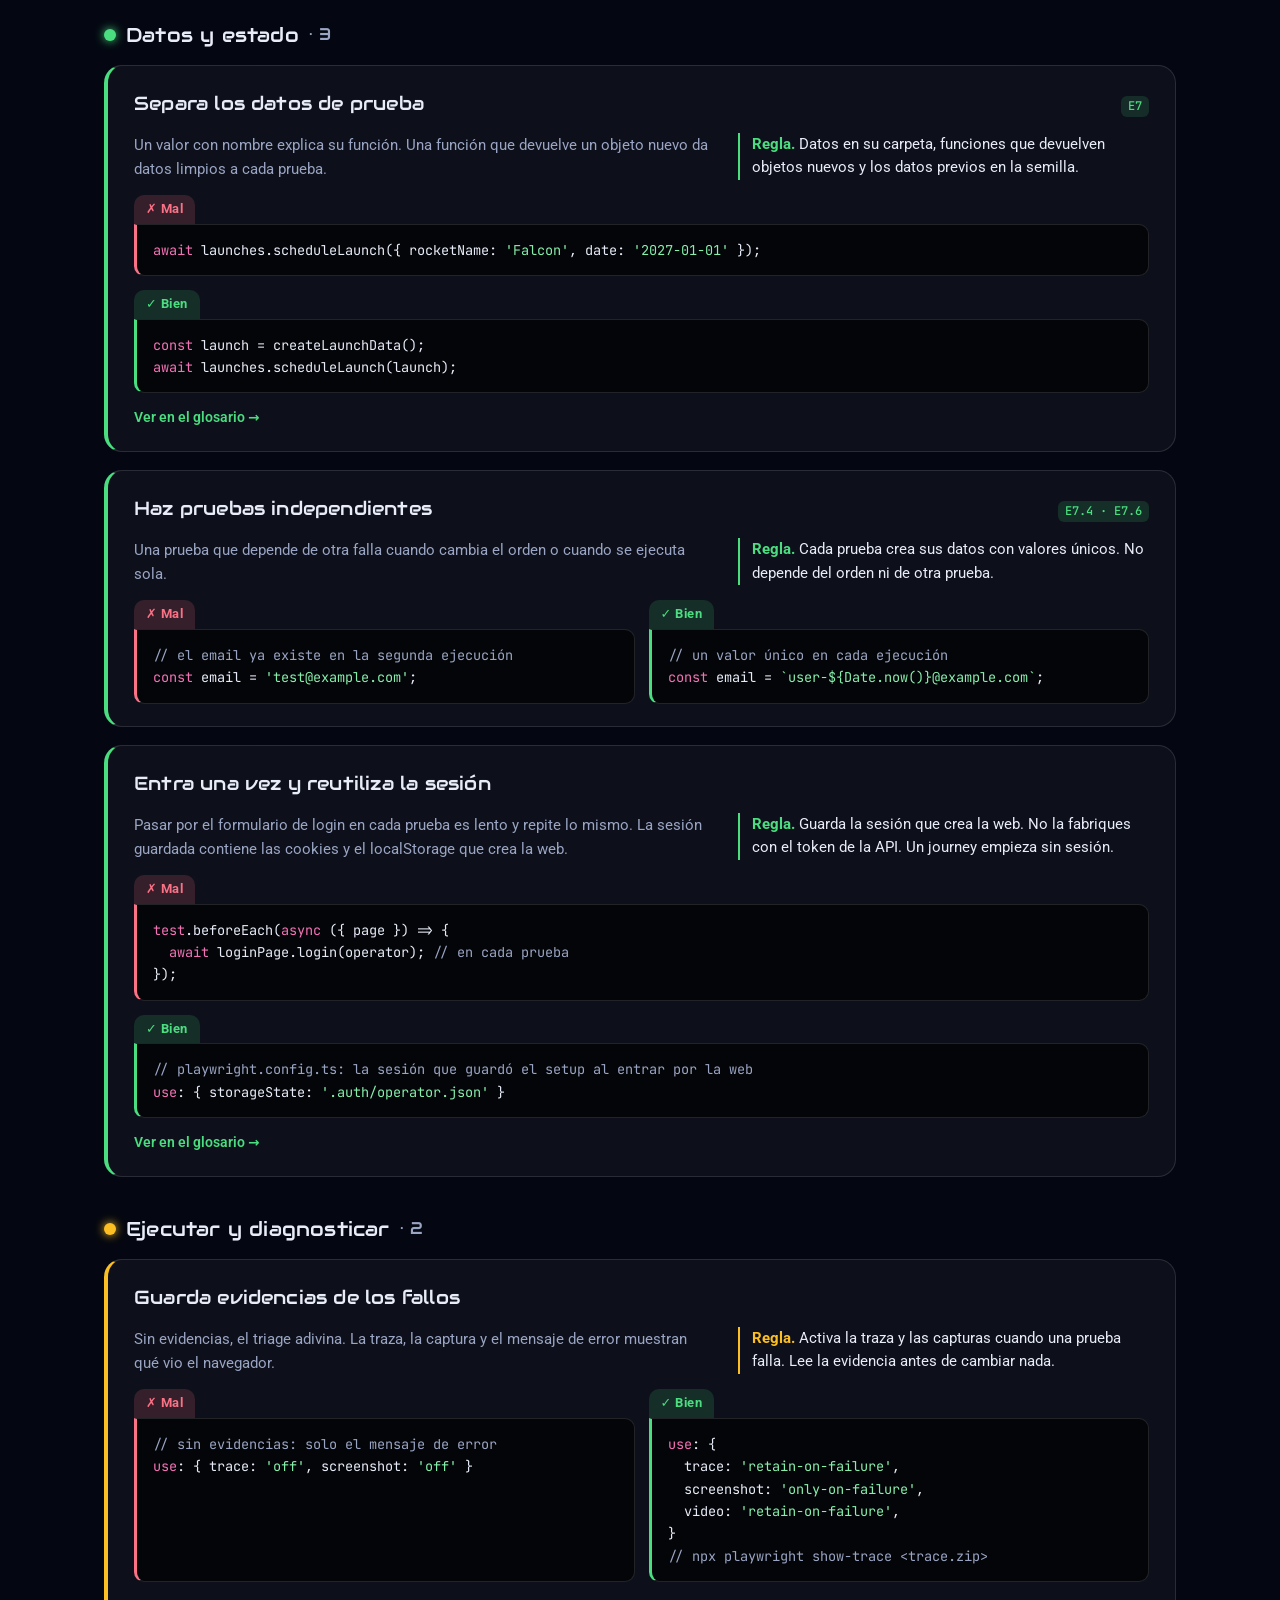
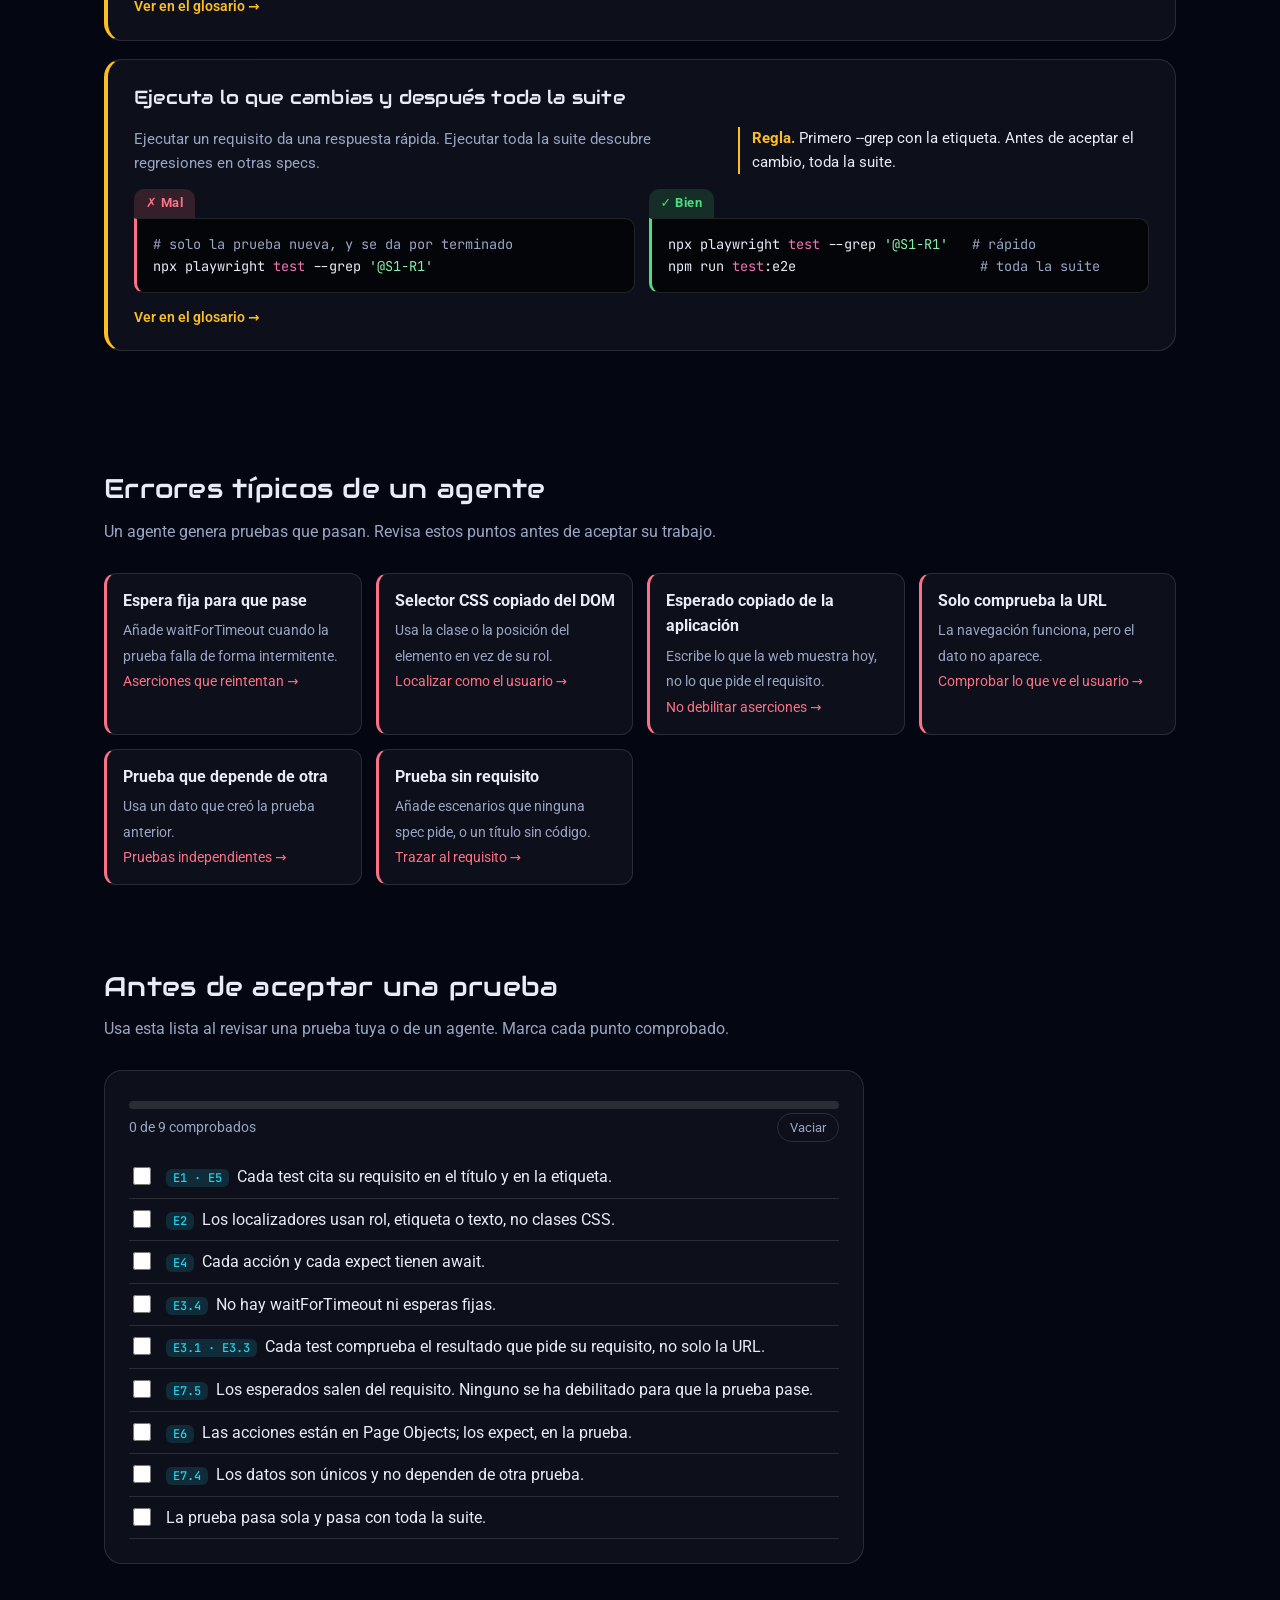
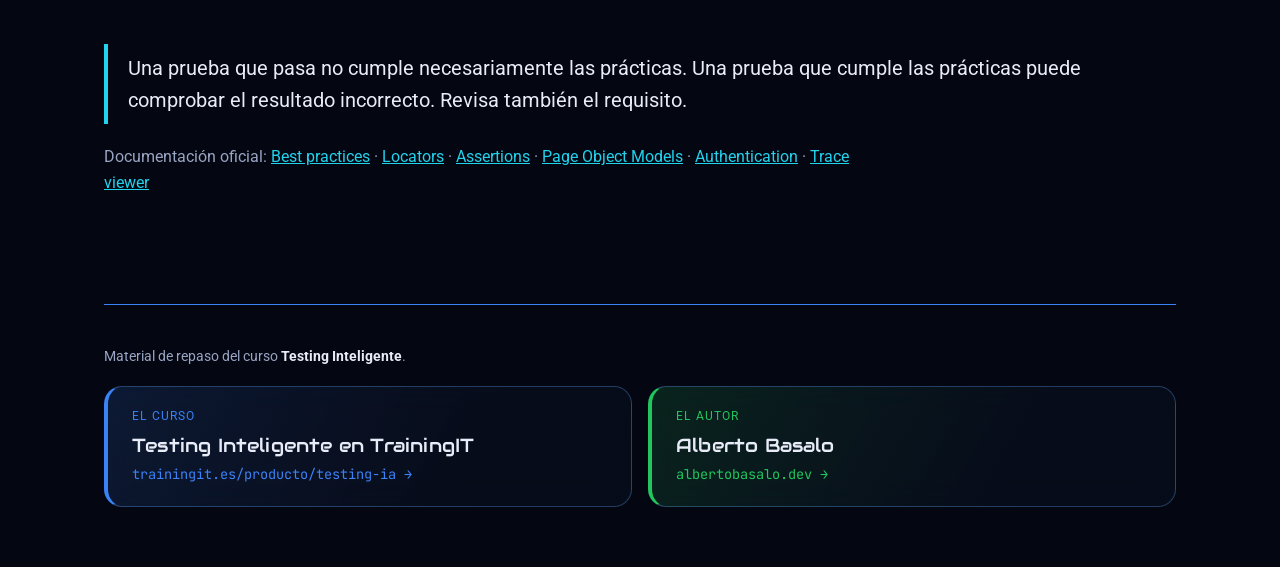
<file: practicas.html>
<!DOCTYPE html>
<html lang="es">
<head>
  <meta charset="utf-8">
  <meta name="viewport" content="width=device-width, initial-scale=1">
  <title>Buenas prácticas de Playwright · Testing Inteligente</title>
  <meta name="description" content="Resumen visual de buenas prácticas de Playwright: localizar, comprobar, organizar, datos y diagnóstico, con ejemplos malos y buenos.">
  <link rel="icon" type="image/png" href="assets/logo.png">
  <link rel="apple-touch-icon" href="assets/logo.png">
  <link rel="stylesheet" href="assets/styles.css">
  <link rel="stylesheet" href="assets/practicas.css">
  <script src="assets/site.js"></script>
</head>
<body>
  <div class="wrap">
    <site-header></site-header>

    <header class="hero">
      <span class="eyebrow">Buenas prácticas</span>
      <h1>Una prueba que puedes creer</h1>
      <p class="lead">
        Una prueba en verde no basta. Debe comprobar el requisito, encontrar los elementos como el usuario y no depender de otras pruebas.
        Estas prácticas te sirven para escribir pruebas y para revisar las que genera un agente.
      </p>
    </header>

    <section class="reveal">
      <h2>Anatomía de una buena prueba</h2>
      <p class="intro">Pasa el ratón por un número para ver dónde aplica cada práctica. Púlsalo para ir a su explicación.</p>
      <div class="anatomy-wrap">
        <div class="card anatomy">
          <div class="file-name">e2e/tests/S1-schedule-launch/US1-schedule-a-launch.test.ts</div>
<pre><span class="ln" data-p="trace"><span class="k">test</span>.describe(<span class="s">'[US1] Schedule a launch'</span>, { tag: [<span class="s">'@S1'</span>, <span class="s">'@S1-US1'</span>] }, () => {<button class="marker" type="button" data-go="trace" aria-label="Práctica 1">1</button></span><span class="ln" data-p="trace">  <span class="k">test</span>(<span class="s">'[R1] Schedule a launch with a future date'</span>, { tag: <span class="s">'@S1-R1'</span> }, <span class="k">async</span> ({ page }) => {</span><span class="ln" data-p="data independent">    <span class="k">const</span> launch = createLaunchData();<button class="marker" type="button" data-go="data" aria-label="Práctica 2">2</button></span><span class="ln" data-p="page-objects">    <span class="k">const</span> launches = <span class="k">new</span> LaunchesPage(page);<button class="marker" type="button" data-go="page-objects" aria-label="Práctica 3">3</button></span><span class="ln" data-p="await">    <span class="k">await</span> launches.goto();<button class="marker" type="button" data-go="await" aria-label="Práctica 4">4</button></span><span class="ln" data-p="await page-objects">    <span class="k">await</span> launches.scheduleLaunch(launch);</span><span class="ln" data-p="observable web-first await">    <span class="k">await expect</span>(launches.rowFor(launch.name))<button class="marker" type="button" data-go="observable" aria-label="Práctica 5">5</button></span><span class="ln" data-p="observable web-first">      .toContainText(<span class="s">'Scheduled'</span>);</span><span class="ln">  });</span><span class="ln">});</span>
<span class="ln c">// e2e/pages/launches.page.ts</span><span class="ln" data-p="page-objects locators"><span class="k">async</span> scheduleLaunch({ rocketName, date }) {</span><span class="ln" data-p="locators">  <span class="k">await</span> this.page.getByLabel(<span class="s">'Rocket'</span>).selectOption(rocketName);<button class="marker" type="button" data-go="locators" aria-label="Práctica 6">6</button></span><span class="ln" data-p="locators">  <span class="k">await</span> this.page.getByLabel(<span class="s">'Date'</span>).fill(date);</span><span class="ln" data-p="locators">  <span class="k">await</span> this.page.getByRole(<span class="s">'button'</span>, { name: <span class="s">'Schedule'</span> }).click();</span><span class="ln">}</span></pre>
        </div>
        <div class="anatomy-legend">
          <button type="button" data-go="trace"><span class="n">1</span><span><b>Traza al requisito <code class="rc">E1 · E5</code></b><span class="t">Códigos de historia y requisito en títulos y etiquetas.</span></span></button>
          <button type="button" data-go="data"><span class="n">2</span><span><b>Datos separados y únicos <code class="rc">E7</code></b><span class="t">Un objeto nuevo para cada prueba.</span></span></button>
          <button type="button" data-go="page-objects"><span class="n">3</span><span><b>Page Object <code class="rc">E6</code></b><span class="t">La prueba muestra la acción, no los campos.</span></span></button>
          <button type="button" data-go="await"><span class="n">4</span><span><b>await en cada paso <code class="rc">E4</code></b><span class="t">Cada acción y cada comprobación.</span></span></button>
          <button type="button" data-go="observable"><span class="n">5</span><span><b>Resultado observable <code class="rc">E3</code></b><span class="t">Una aserción que reintenta, con el esperado del requisito.</span></span></button>
          <button type="button" data-go="locators"><span class="n">6</span><span><b>Localizar como el usuario <code class="rc">E2</code></b><span class="t">Etiqueta, rol y nombre accesible.</span></span></button>
        </div>
      </div>
    </section>

    <section>
      <h2 class="reveal">Las prácticas</h2>
      <p class="intro reveal">Cada práctica explica por qué importa y da una regla. Debajo, compara el código <b>✗ Mal</b> con el código <b>✓ Bien</b>.</p>
      <p class="codes-note reveal">Los códigos <code>E1</code>…<code>E8</code> son los de las reglas e2e del proyecto, en <code>.agents/skills/implement-test/references/e2e-rules.md</code>. Las skills <code>define-test</code>, <code>implement-test</code> y <code>fix-test</code> los citan. Las prácticas sin código son de configuración y de ejecución.</p>
      <div id="practices"></div>
    </section>

    <section class="reveal">
      <h2>Errores típicos de un agente</h2>
      <p class="intro">Un agente genera pruebas que pasan. Revisa estos puntos antes de aceptar su trabajo.</p>
      <div class="traps">
        <div class="trap"><b>Espera fija para que pase</b><span>Añade waitForTimeout cuando la prueba falla de forma intermitente.</span><br><a href="#web-first">Aserciones que reintentan →</a></div>
        <div class="trap"><b>Selector CSS copiado del DOM</b><span>Usa la clase o la posición del elemento en vez de su rol.</span><br><a href="#locators">Localizar como el usuario →</a></div>
        <div class="trap"><b>Esperado copiado de la aplicación</b><span>Escribe lo que la web muestra hoy, no lo que pide el requisito.</span><br><a href="#strong">No debilitar aserciones →</a></div>
        <div class="trap"><b>Solo comprueba la URL</b><span>La navegación funciona, pero el dato no aparece.</span><br><a href="#observable">Comprobar lo que ve el usuario →</a></div>
        <div class="trap"><b>Prueba que depende de otra</b><span>Usa un dato que creó la prueba anterior.</span><br><a href="#independent">Pruebas independientes →</a></div>
        <div class="trap"><b>Prueba sin requisito</b><span>Añade escenarios que ninguna spec pide, o un título sin código.</span><br><a href="#trace">Trazar al requisito →</a></div>
      </div>
    </section>

    <section class="reveal">
      <h2>Antes de aceptar una prueba</h2>
      <p class="intro">Usa esta lista al revisar una prueba tuya o de un agente. Marca cada punto comprobado.</p>
      <div class="card check-card">
        <div class="progress"><span id="progress"></span></div>
        <div class="progress-row"><span id="progress-label" aria-live="polite"></span><button type="button" id="reset-check">Vaciar</button></div>
        <ul class="checklist" id="checklist"></ul>
      </div>
    </section>

    <section class="reveal">
      <blockquote class="quote">Una prueba que pasa no cumple necesariamente las prácticas. Una prueba que cumple las prácticas puede comprobar el resultado incorrecto. Revisa también el requisito.</blockquote>
      <p class="intro" style="margin-top:20px">
        Documentación oficial: <a href="https://playwright.dev/docs/best-practices">Best practices</a> ·
        <a href="https://playwright.dev/docs/locators">Locators</a> ·
        <a href="https://playwright.dev/docs/test-assertions">Assertions</a> ·
        <a href="https://playwright.dev/docs/pom">Page Object Models</a> ·
        <a href="https://playwright.dev/docs/auth">Authentication</a> ·
        <a href="https://playwright.dev/docs/trace-viewer">Trace viewer</a>
      </p>
    </section>

    <site-footer></site-footer>
  </div>

  <script src="assets/practicas.js"></script>
</body>
</html>
</file>
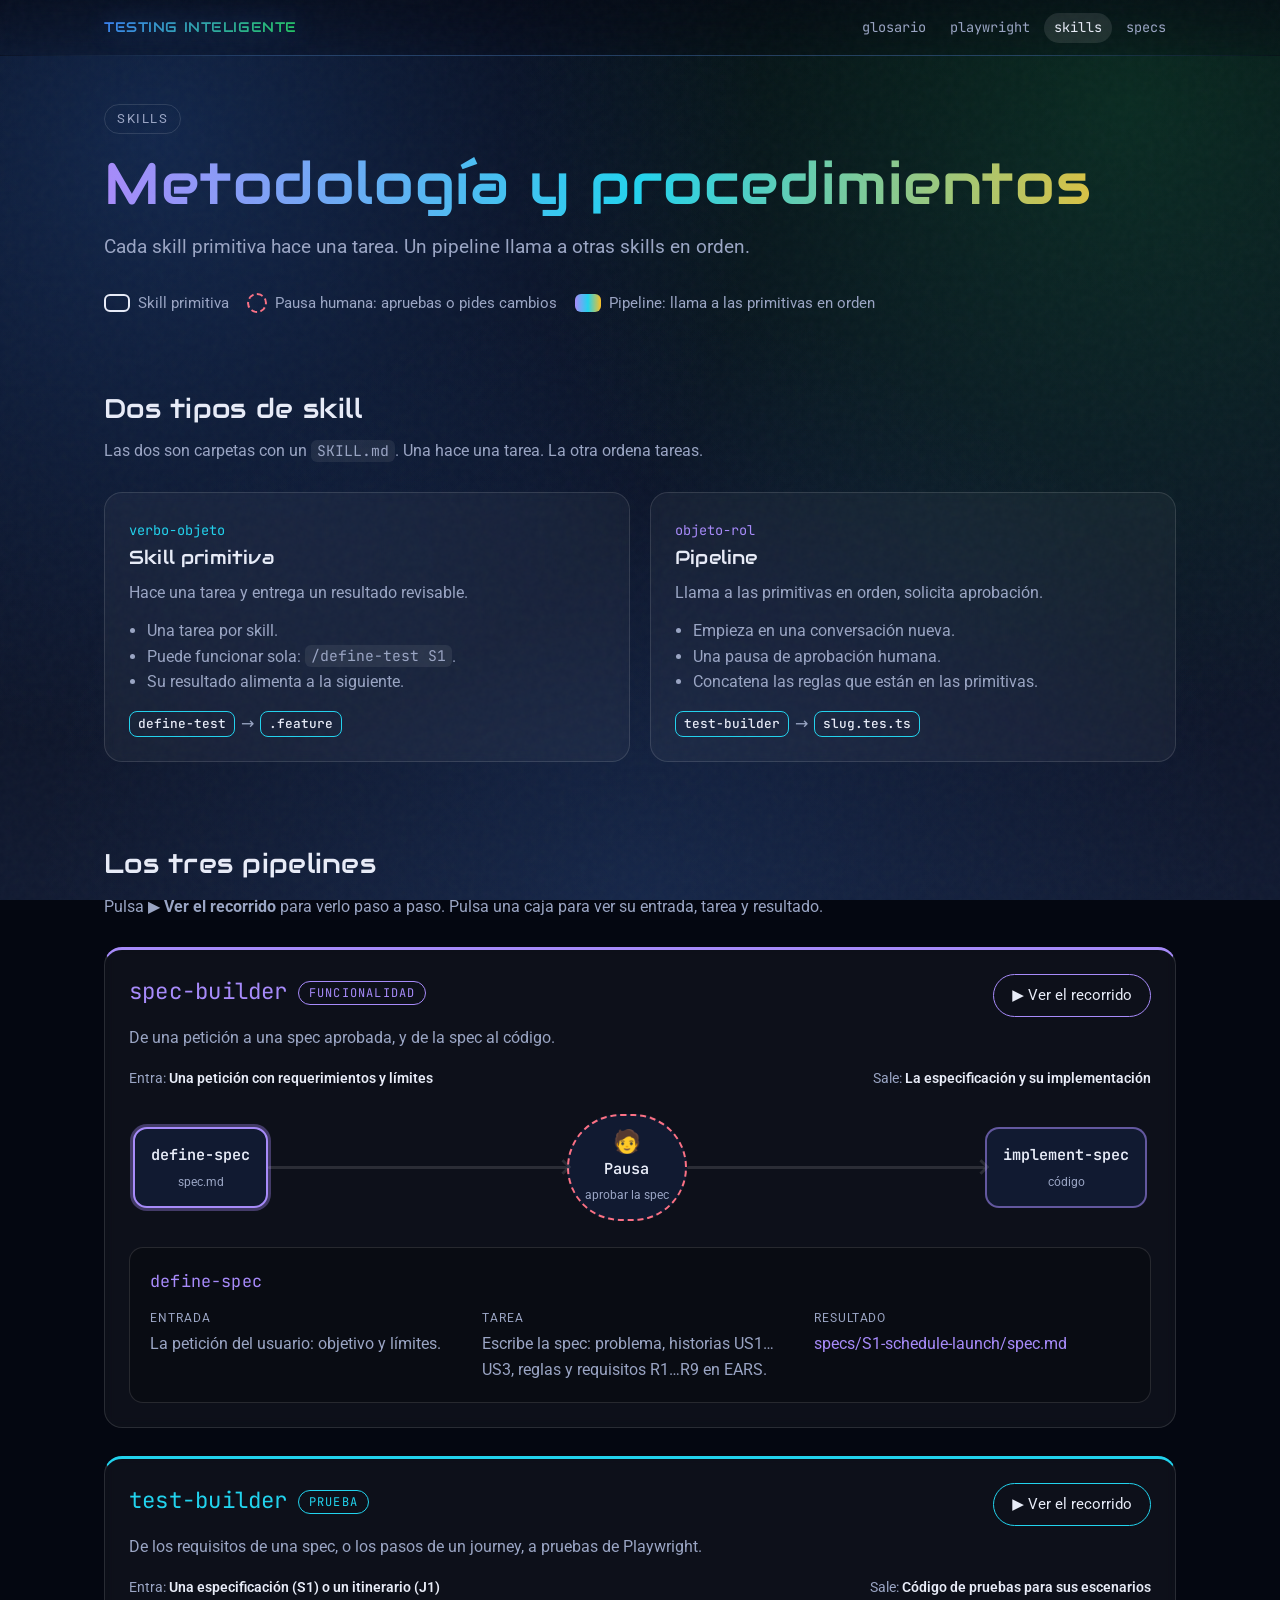
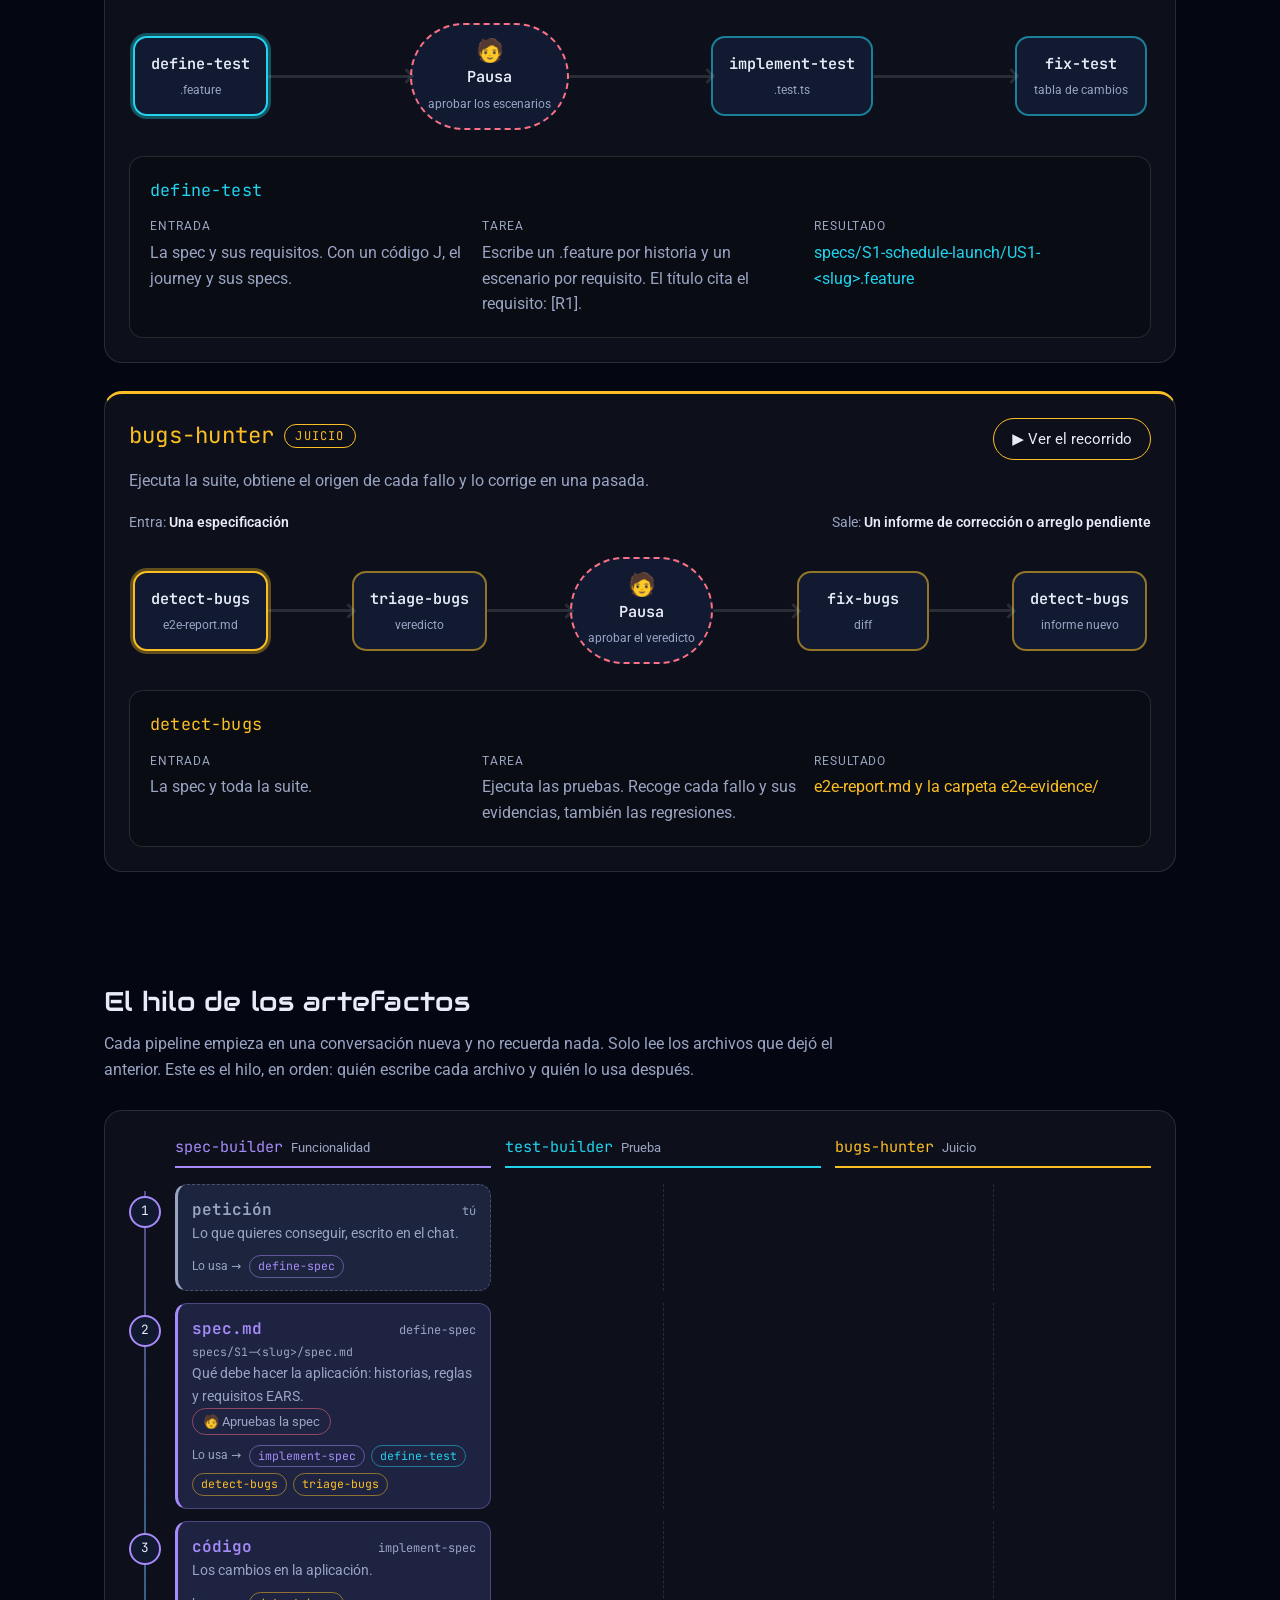
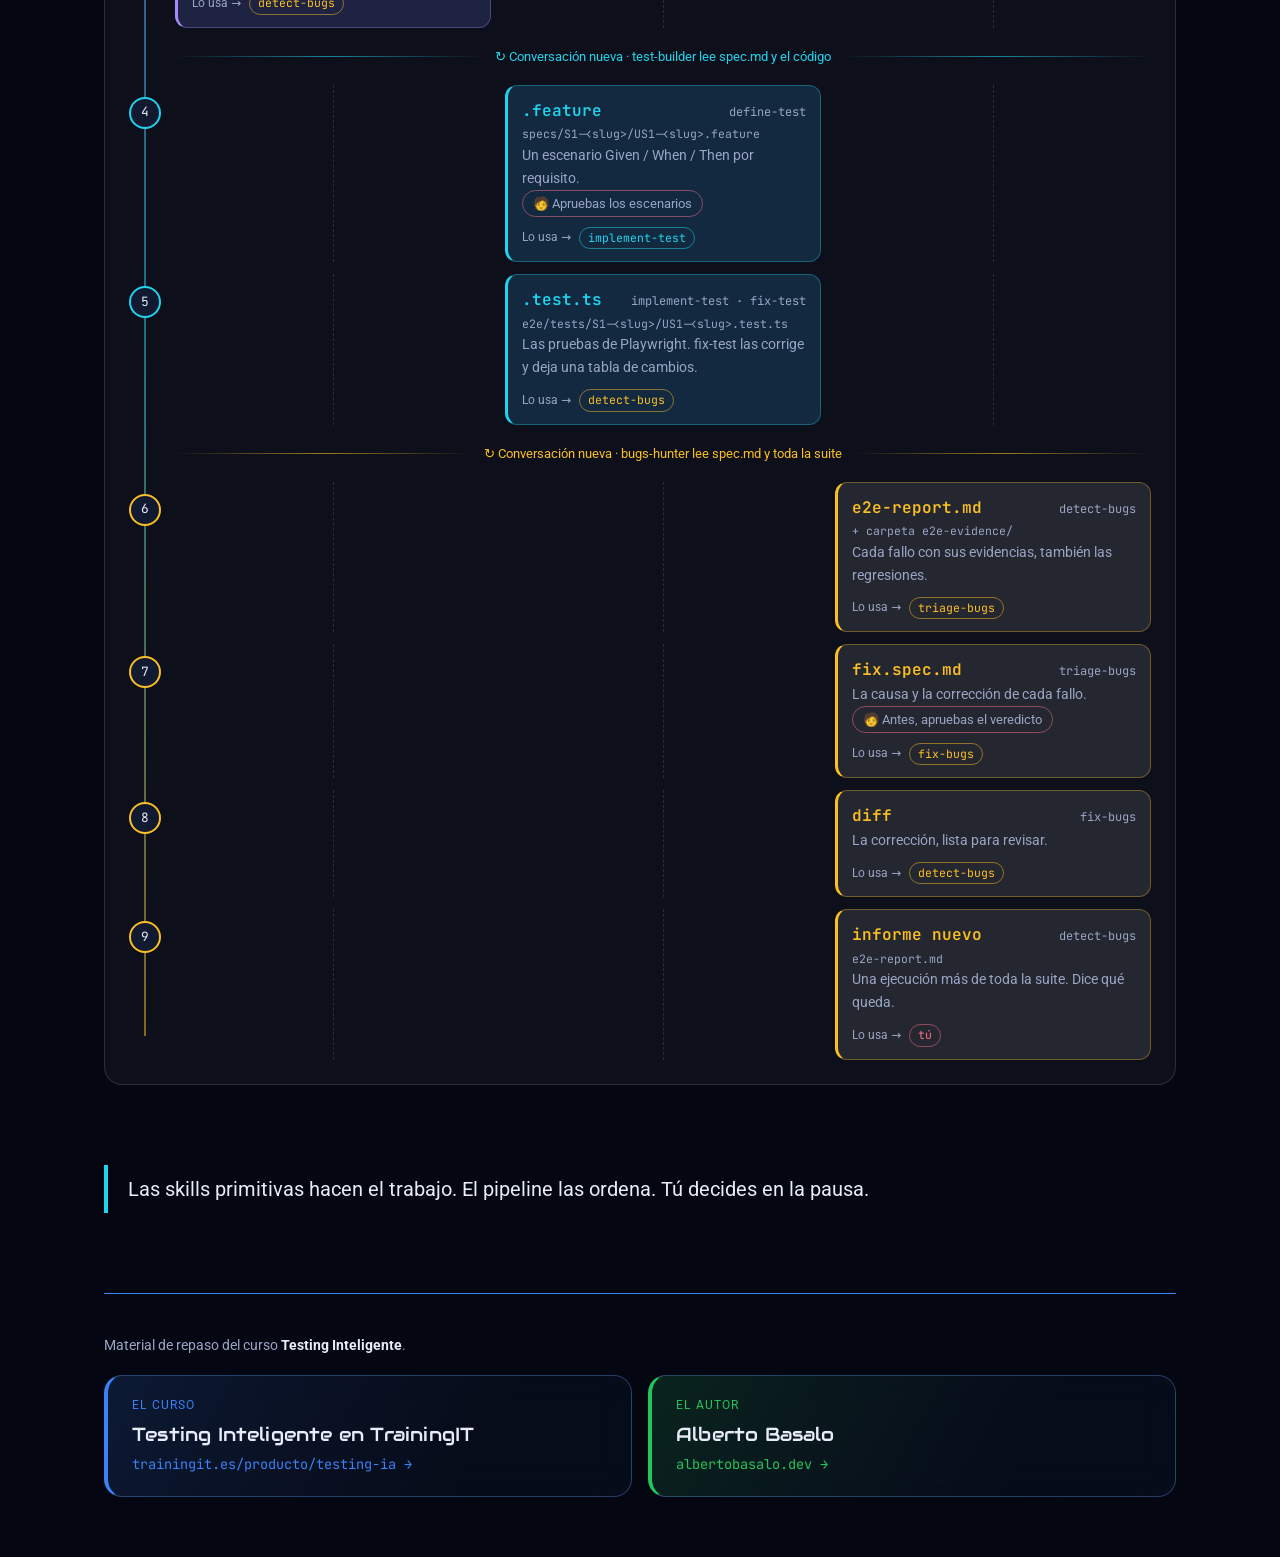
<file: skills.html>
<!DOCTYPE html>
<html lang="es">
<head>
  <meta charset="utf-8">
  <meta name="viewport" content="width=device-width, initial-scale=1">
  <title>skills · Testing Inteligente</title>
  <meta name="description" content="Repaso visual: qué hace cada pipeline, qué skills primitivas invoca y qué resultado aporta cada una.">
  <link rel="icon" type="image/png" href="assets/logo.png">
  <link rel="apple-touch-icon" href="assets/logo.png">
  <link rel="stylesheet" href="assets/styles.css">
  <link rel="stylesheet" href="assets/skills.css">
  <script src="assets/site.js"></script>
</head>
<body>
  <div class="wrap">
    <site-header></site-header>

    <header class="hero">
      <span class="eyebrow">skills</span>
      <h1>Metodología y procedimientos</h1>
      <p class="lead">
        Cada skill primitiva hace una tarea.
        Un pipeline llama a otras skills en orden. 
      </p>
      <div class="legend">
        <span><i class="swatch"></i> Skill primitiva</span>
        <span><i class="swatch gate"></i> Pausa humana: apruebas o pides cambios</span>
        <span><i class="swatch pipe"></i> Pipeline: llama a las primitivas en orden</span>
      </div>
    </header>

    <section class="reveal">
      <h2>Dos tipos de skill</h2>
      <p class="intro">Las dos son carpetas con un <code>SKILL.md</code>. Una hace una tarea. La otra ordena tareas.</p>
      <div class="grid grid-2">
        <div class="card kind test">
          <span class="tag">verbo-objeto</span>
          <h3>Skill primitiva</h3>
          <p>Hace una tarea y entrega un resultado revisable.</p>
          <ul>
            <li>Una tarea por skill.</li>
            <li>Puede funcionar sola: <code>/define-test S1</code>.</li>
            <li>Su resultado alimenta a la siguiente.</li>
          </ul>
          <div class="mini"><b>define-test</b><i>→</i><b>.feature</b></div>
        </div>
        <div class="card kind spec">
          <span class="tag">objeto-rol</span>
          <h3>Pipeline</h3>
          <p>Llama a las primitivas en orden, solicita aprobación.</p>
          <ul>
            <li>Empieza en una conversación nueva.</li>
            <li>Una pausa de aprobación humana.</li>
            <li>Concatena las reglas que están en las primitivas.</li>
          </ul>
          <div class="mini"><b>test-builder</b><i>→</i><b>slug.tes.ts</b></div>
        </div>
      </div>
    </section>

    <section>
      <h2 class="reveal">Los tres pipelines</h2>
      <p class="intro reveal">Pulsa <b>▶ Ver el recorrido</b> para verlo paso a paso. Pulsa una caja para ver su entrada, tarea y resultado.</p>
      <div id="pipelines"></div>
    </section>

    <section class="reveal">
      <h2>El hilo de los artefactos</h2>
      <p class="intro">Cada pipeline empieza en una conversación nueva y no recuerda nada. Solo lee los archivos que dejó el anterior. Este es el hilo, en orden: quién escribe cada archivo y quién lo usa después.</p>
      <div class="card">
        <div class="flow" id="flow"></div>
      </div>
    </section>

    <section class="reveal">
      <blockquote class="quote">Las skills primitivas hacen el trabajo. El pipeline las ordena. Tú decides en la pausa.</blockquote>
    </section>

    <site-footer></site-footer>
  </div>

  <script src="assets/skills.js"></script>
</body>
</html>
</file>
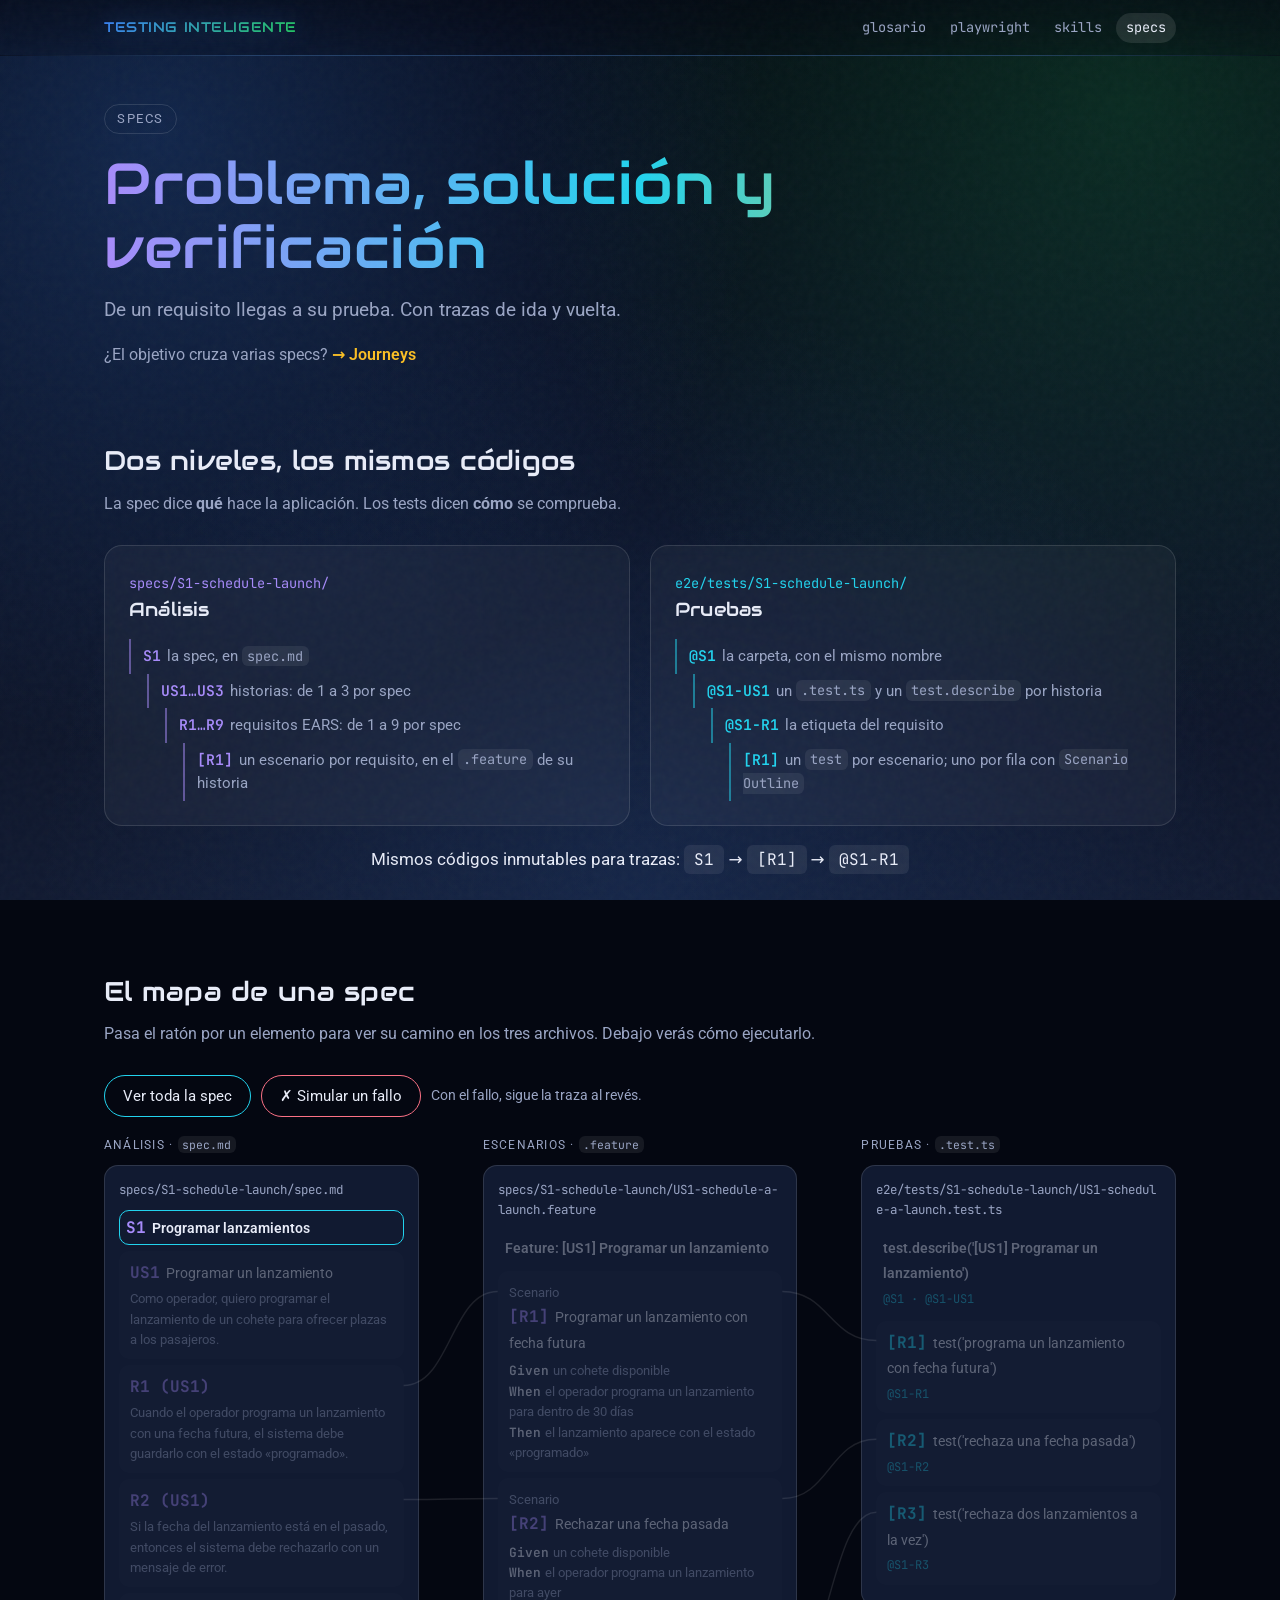
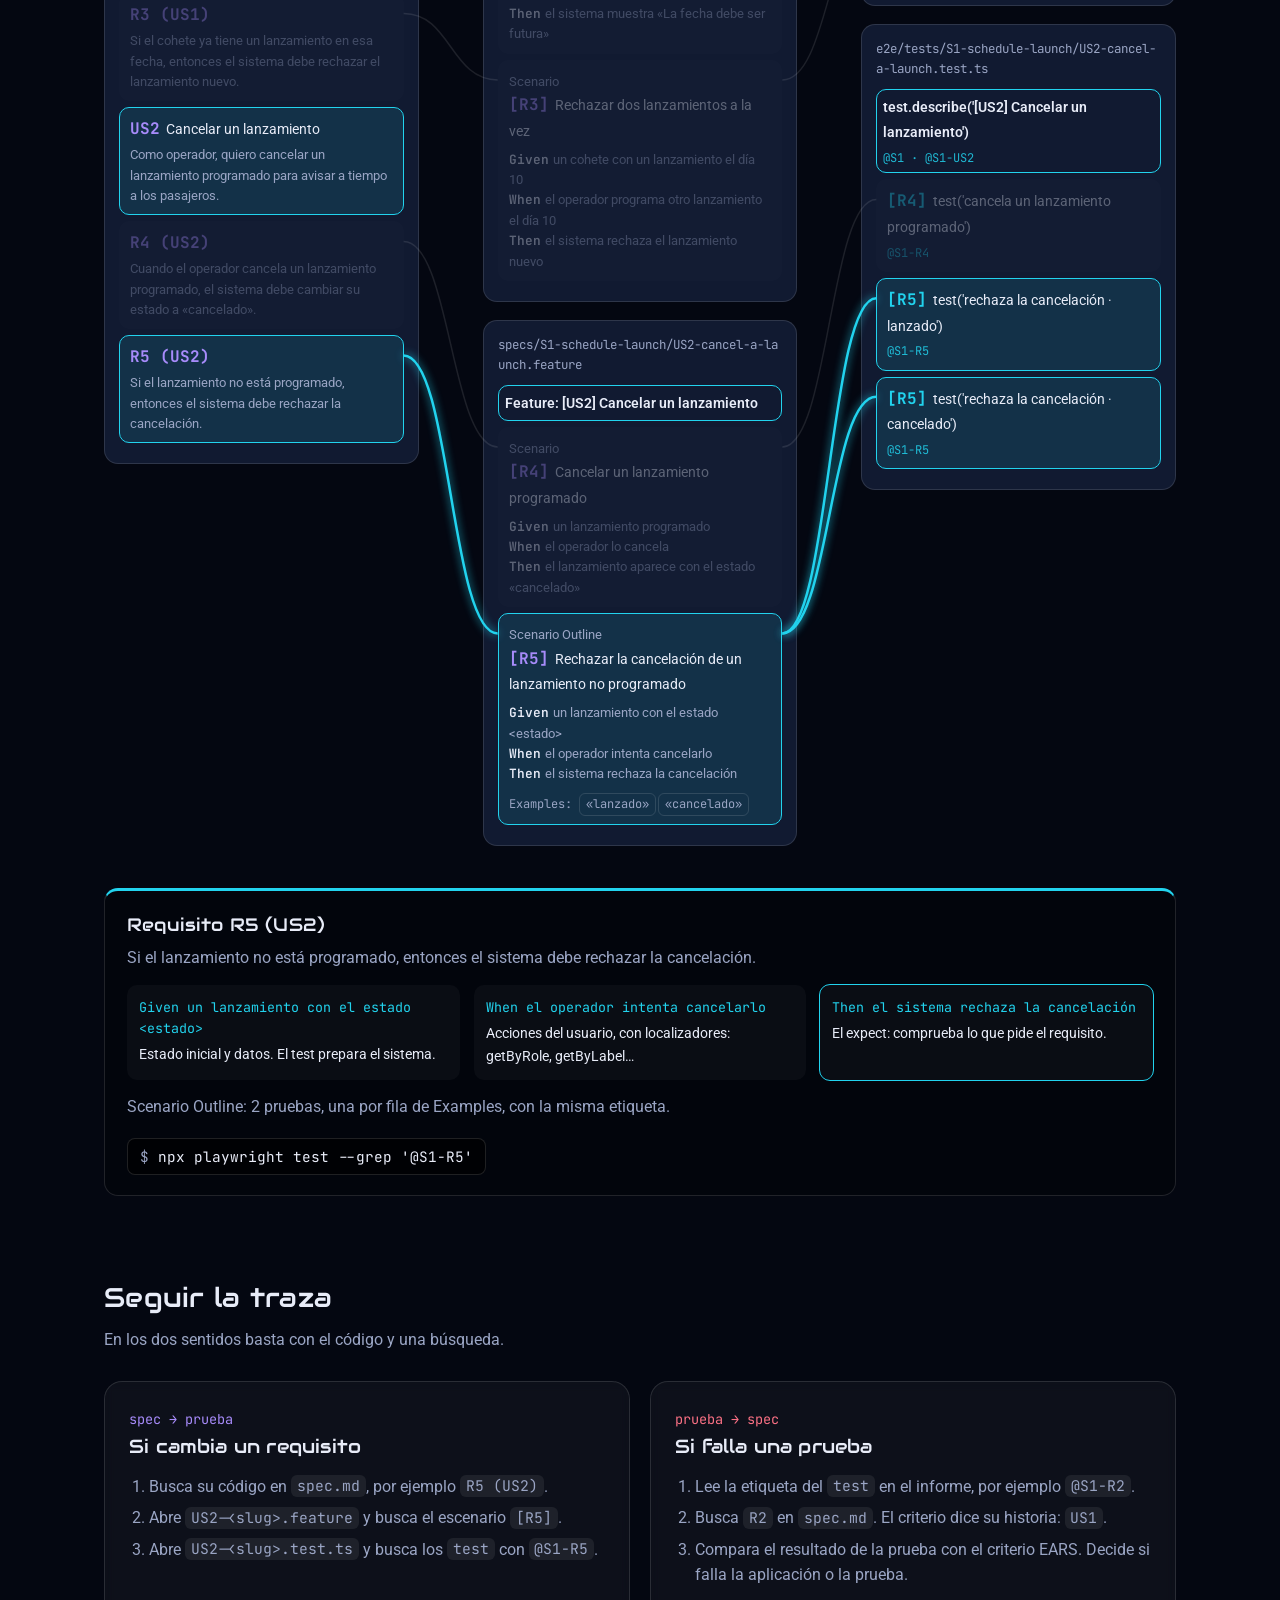
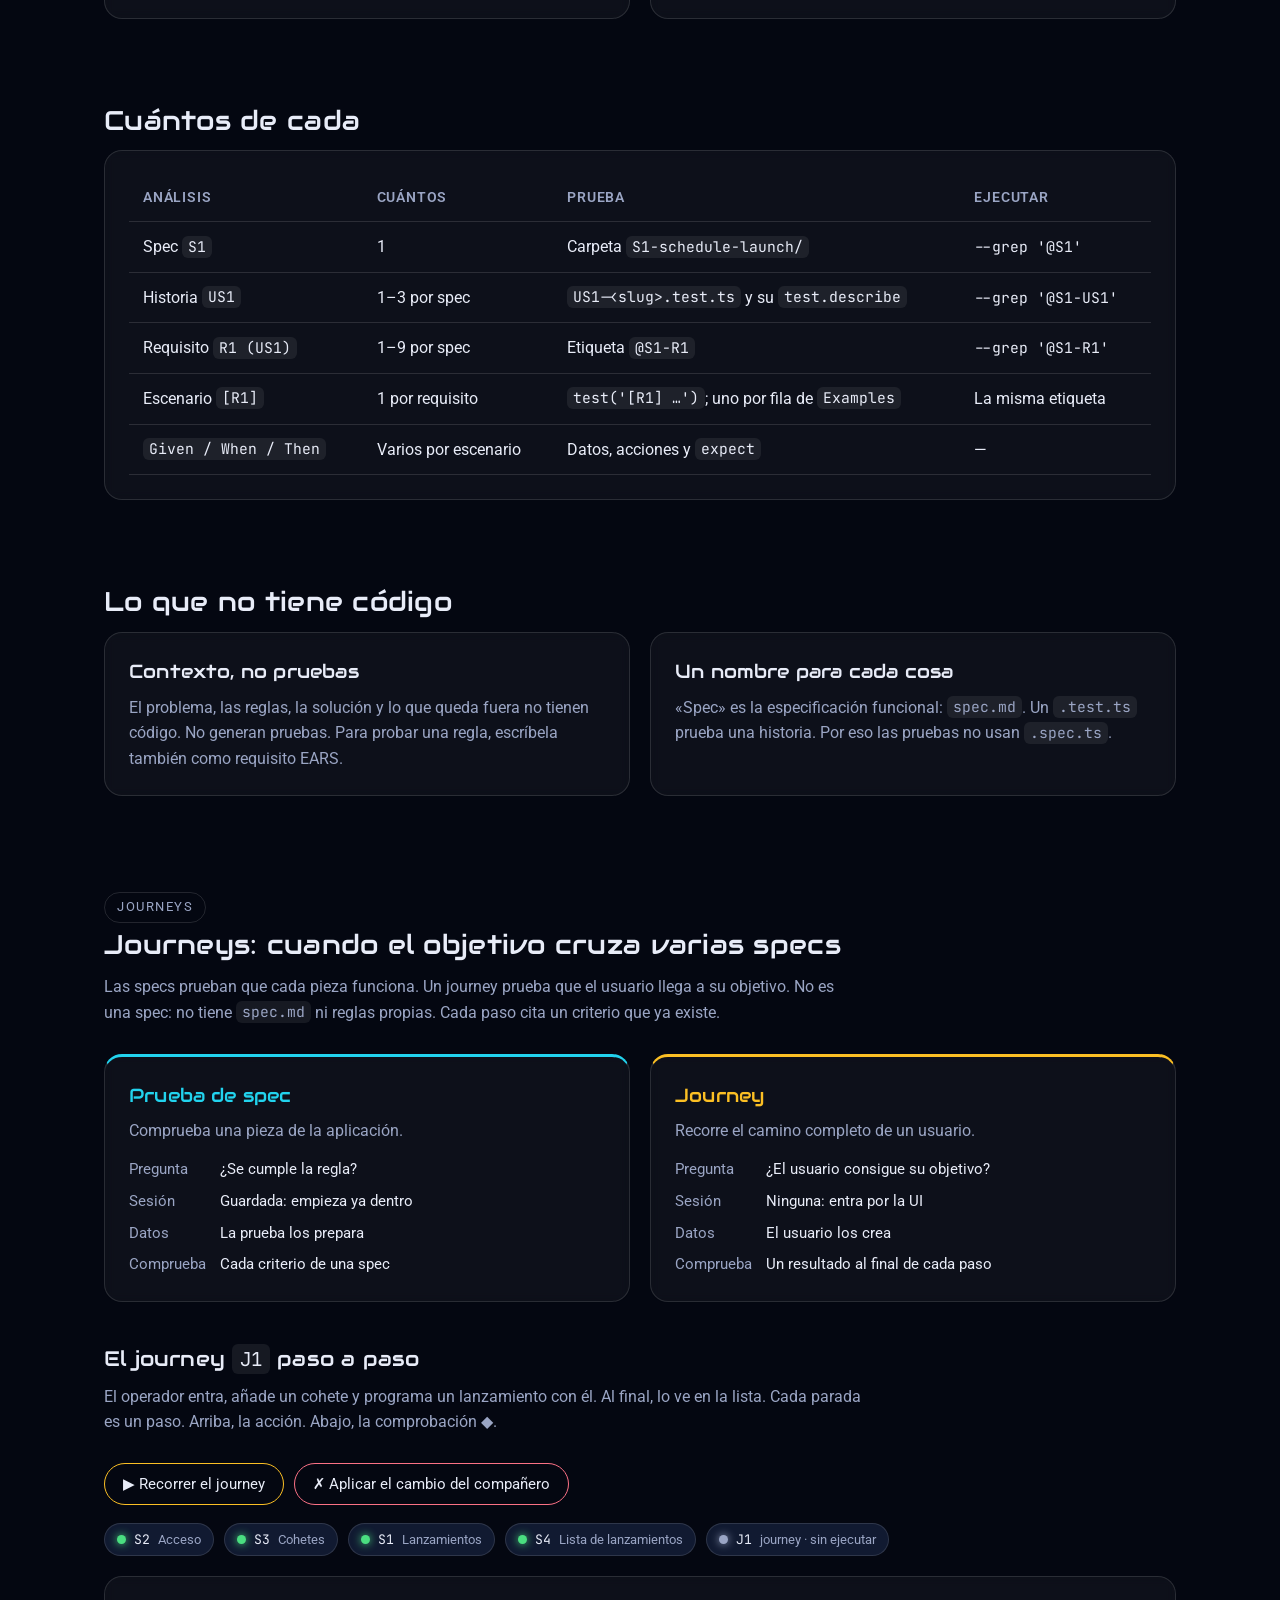
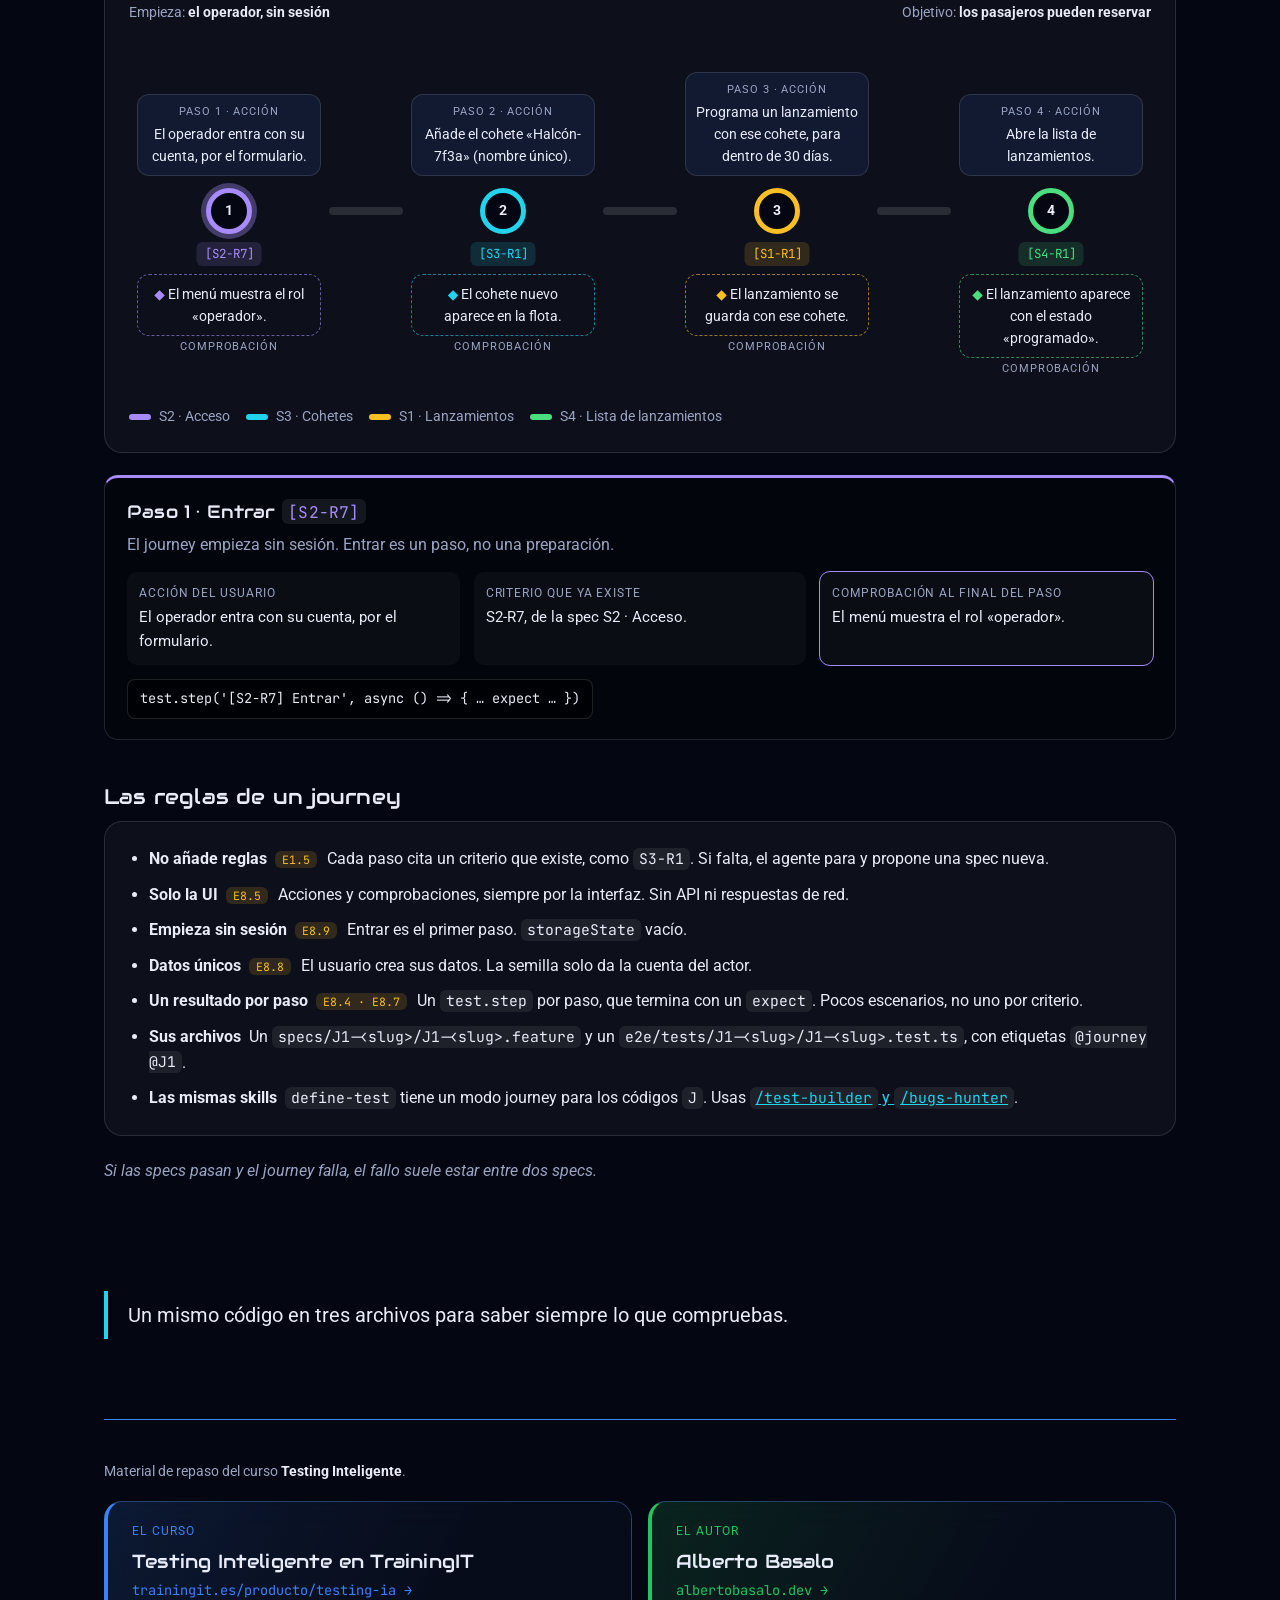
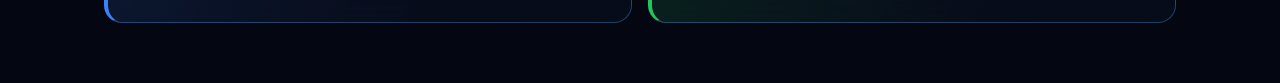
<file: specs.html>
<!DOCTYPE html>
<html lang="es">
<head>
  <meta charset="utf-8">
  <meta name="viewport" content="width=device-width, initial-scale=1">
  <title>specs · Testing Inteligente</title>
  <meta name="description" content="De la spec a la prueba: historias, requisitos, escenarios y tests con el mismo código. Incluye los journeys que cruzan varias specs.">
  <link rel="icon" type="image/png" href="assets/logo.png">
  <link rel="apple-touch-icon" href="assets/logo.png">
  <link rel="stylesheet" href="assets/styles.css">
  <link rel="stylesheet" href="assets/specs.css">
  <script src="assets/site.js"></script>
</head>
<body>
  <div class="wrap">
    <site-header></site-header>

    <header class="hero">
      <span class="eyebrow">specs</span>
      <h1>Problema, solución y verificación</h1>
      <p class="lead">
        De un requisito llegas a su prueba. Con trazas de ida y vuelta.
      </p>
      <p class="jump-link">¿El objetivo cruza varias specs? <a href="#journeys">→ Journeys</a></p>
    </header>

    <section class="reveal">
      <h2>Dos niveles, los mismos códigos</h2>
      <p class="intro">La spec dice <b>qué</b> hace la aplicación. Los tests dicen <b>cómo</b> se comprueba. </p>
      <div class="grid grid-2 levels">
        <div class="card level lvl-spec">
          <span class="folder">specs/S1-schedule-launch/</span>
          <h3>Análisis</h3>
          <ul class="nest">
            <li style="--d:0"><b>S1</b><span>la spec, en <code>spec.md</code></span></li>
            <li style="--d:1"><b>US1…US3</b><span>historias: de 1 a 3 por spec</span></li>
            <li style="--d:2"><b>R1…R9</b><span>requisitos EARS: de 1 a 9 por spec</span></li>
            <li style="--d:3"><b>[R1]</b><span>un escenario por requisito, en el <code>.feature</code> de su historia</span></li>
          </ul>
        </div>
        <div class="card level lvl-test">
          <span class="folder">e2e/tests/S1-schedule-launch/</span>
          <h3>Pruebas</h3>
          <ul class="nest">
            <li style="--d:0"><b>@S1</b><span>la carpeta, con el mismo nombre</span></li>
            <li style="--d:1"><b>@S1-US1</b><span>un <code>.test.ts</code> y un <code>test.describe</code> por historia</span></li>
            <li style="--d:2"><b>@S1-R1</b><span>la etiqueta del requisito</span></li>
            <li style="--d:3"><b>[R1]</b><span>un <code>test</code> por escenario; uno por fila con <code>Scenario Outline</code></span></li>
          </ul>
        </div>
      </div>
      <p class="same-code">Mismos códigos inmutables para trazas: <code>S1</code> → <code>[R1]</code> → <code>@S1-R1</code></p>
    </section>

    <section class="reveal">
      <h2>El mapa de una spec</h2>
      <p class="intro">Pasa el ratón por un elemento para ver su camino en los tres archivos. Debajo verás cómo ejecutarlo.</p>
      <div class="map-tools">
        <button class="btn" id="all-btn" type="button">Ver toda la spec</button>
        <button class="btn fail" id="fail-btn" type="button" aria-pressed="false">✗ Simular un fallo</button>
        <span class="hint">Con el fallo, sigue la traza al revés.</span>
      </div>
      <div class="map" id="map"></div>
      <div class="trace-panel" id="trace-panel" aria-live="polite"></div>
    </section>

    <section class="reveal">
      <h2>Seguir la traza</h2>
      <p class="intro">En los dos sentidos basta con el código y una búsqueda.</p>
      <div class="grid grid-2">
        <div class="card steps-card lvl-spec">
          <span class="dir">spec → prueba</span>
          <h3>Si cambia un requisito</h3>
          <ol>
            <li>Busca su código en <code>spec.md</code>, por ejemplo <code>R5 (US2)</code>.</li>
            <li>Abre <code>US2-&lt;slug&gt;.feature</code> y busca el escenario <code>[R5]</code>.</li>
            <li>Abre <code>US2-&lt;slug&gt;.test.ts</code> y busca los <code>test</code> con <code>@S1-R5</code>.</li>
          </ol>
        </div>
        <div class="card steps-card up">
          <span class="dir">prueba → spec</span>
          <h3>Si falla una prueba</h3>
          <ol>
            <li>Lee la etiqueta del <code>test</code> en el informe, por ejemplo <code>@S1-R2</code>.</li>
            <li>Busca <code>R2</code> en <code>spec.md</code>. El criterio dice su historia: <code>US1</code>.</li>
            <li>Compara el resultado de la prueba con el criterio EARS. Decide si falla la aplicación o la prueba.</li>
          </ol>
        </div>
      </div>
    </section>

    <section class="reveal">
      <h2>Cuántos de cada</h2>
      <div class="card">
        <table>
          <thead><tr><th>Análisis</th><th>Cuántos</th><th>Prueba</th><th>Ejecutar</th></tr></thead>
          <tbody>
            <tr><td>Spec <code>S1</code></td><td>1</td><td>Carpeta <code>S1-schedule-launch/</code></td><td class="mono">--grep '@S1'</td></tr>
            <tr><td>Historia <code>US1</code></td><td>1–3 por spec</td><td><code>US1-&lt;slug&gt;.test.ts</code> y su <code>test.describe</code></td><td class="mono">--grep '@S1-US1'</td></tr>
            <tr><td>Requisito <code>R1 (US1)</code></td><td>1–9 por spec</td><td>Etiqueta <code>@S1-R1</code></td><td class="mono">--grep '@S1-R1'</td></tr>
            <tr><td>Escenario <code>[R1]</code></td><td>1 por requisito</td><td><code>test('[R1] …')</code>; uno por fila de <code>Examples</code></td><td>La misma etiqueta</td></tr>
            <tr><td><code>Given / When / Then</code></td><td>Varios por escenario</td><td>Datos, acciones y <code>expect</code></td><td>—</td></tr>
          </tbody>
        </table>
      </div>
    </section>

    <section class="reveal">
      <h2>Lo que no tiene código</h2>
      <div class="grid grid-2">
        <div class="card">
          <h3>Contexto, no pruebas</h3>
          <p>El problema, las reglas, la solución y lo que queda fuera no tienen código. No generan pruebas. Para probar una regla, escríbela también como requisito EARS.</p>
        </div>
        <div class="card">
          <h3>Un nombre para cada cosa</h3>
          <p>«Spec» es la especificación funcional: <code>spec.md</code>. Un <code>.test.ts</code> prueba una historia. Por eso las pruebas no usan <code>.spec.ts</code>.</p>
        </div>
      </div>
    </section>

    <section id="journeys" class="journeys">
      <span class="eyebrow">journeys</span>
      <h2>Journeys: cuando el objetivo cruza varias specs</h2>
      <p class="intro">
        Las specs prueban que cada pieza funciona. Un journey prueba que el usuario llega a su objetivo.
        No es una spec: no tiene <code>spec.md</code> ni reglas propias. Cada paso cita un criterio que ya existe.
      </p>

      <div class="vs reveal">
        <div class="card piece">
          <h3>Prueba de spec</h3>
          <p>Comprueba una pieza de la aplicación.</p>
          <dl>
            <dt>Pregunta</dt><dd>¿Se cumple la regla?</dd>
            <dt>Sesión</dt><dd>Guardada: empieza ya dentro</dd>
            <dt>Datos</dt><dd>La prueba los prepara</dd>
            <dt>Comprueba</dt><dd>Cada criterio de una spec</dd>
          </dl>
        </div>
        <div class="card path">
          <h3>Journey</h3>
          <p>Recorre el camino completo de un usuario.</p>
          <dl>
            <dt>Pregunta</dt><dd>¿El usuario consigue su objetivo?</dd>
            <dt>Sesión</dt><dd>Ninguna: entra por la UI</dd>
            <dt>Datos</dt><dd>El usuario los crea</dd>
            <dt>Comprueba</dt><dd>Un resultado al final de cada paso</dd>
          </dl>
        </div>
      </div>

      <h3 class="sub-title reveal">El journey <code>J1</code> paso a paso</h3>
      <p class="intro reveal">
        El operador entra, añade un cohete y programa un lanzamiento con él. Al final, lo ve en la lista.
        Cada parada es un paso. Arriba, la acción. Abajo, la comprobación ◆.
      </p>
      <div class="reveal">
        <div class="tools">
          <button class="btn" id="run-btn" type="button">▶ Recorrer el journey</button>
          <button class="btn bug" id="bug-btn" type="button" aria-pressed="false">✗ Aplicar el cambio del compañero</button>
          <span class="status" id="status" aria-live="polite"></span>
        </div>
        <div class="board" id="board" aria-label="Estado de la suite"></div>
        <div class="card">
          <div class="ends">
            <span>Empieza: <b>el operador, sin sesión</b></span>
            <span>Objetivo: <b>los pasajeros pueden reservar</b></span>
          </div>
          <div class="metro" id="metro"></div>
          <div class="lines">
            <span style="--c: var(--s-access)"><i></i>S2 · Acceso</span>
            <span style="--c: var(--s-rockets)"><i></i>S3 · Cohetes</span>
            <span style="--c: var(--s-launches)"><i></i>S1 · Lanzamientos</span>
            <span style="--c: var(--s-list)"><i></i>S4 · Lista de lanzamientos</span>
          </div>
        </div>
        <div class="j-panel" id="j-panel" aria-live="polite"></div>
      </div>

      <h3 class="sub-title reveal">Las reglas de un journey</h3>
      <div class="card reveal">
        <ul class="j-rules">
          <li><b>No añade reglas</b> <code class="rc">E1.5</code> Cada paso cita un criterio que existe, como <code>S3-R1</code>. Si falta, el agente para y propone una spec nueva.</li>
          <li><b>Solo la UI</b> <code class="rc">E8.5</code> Acciones y comprobaciones, siempre por la interfaz. Sin API ni respuestas de red.</li>
          <li><b>Empieza sin sesión</b> <code class="rc">E8.9</code> Entrar es el primer paso. <code>storageState</code> vacío.</li>
          <li><b>Datos únicos</b> <code class="rc">E8.8</code> El usuario crea sus datos. La semilla solo da la cuenta del actor.</li>
          <li><b>Un resultado por paso</b> <code class="rc">E8.4 · E8.7</code> Un <code>test.step</code> por paso, que termina con un <code>expect</code>. Pocos escenarios, no uno por criterio.</li>
          <li><b>Sus archivos</b> Un <code>specs/J1-&lt;slug&gt;/J1-&lt;slug&gt;.feature</code> y un <code>e2e/tests/J1-&lt;slug&gt;/J1-&lt;slug&gt;.test.ts</code>, con etiquetas <code>@journey @J1</code>.</li>
          <li><b>Las mismas skills</b> <code>define-test</code> tiene un modo journey para los códigos <code>J</code>. Usas <a href="skills.html"><code>/test-builder</code> y <code>/bugs-hunter</code></a>.</li>
        </ul>
      </div>
      <p class="intro reveal j-think">Si las specs pasan y el journey falla, el fallo suele estar entre dos specs.</p>
    </section>

    <section class="reveal">
      <blockquote class="quote">Un mismo código en tres archivos para saber siempre lo que compruebas.</blockquote>
    </section>

    <site-footer></site-footer>
  </div>

  <script src="assets/specs.js"></script>
</body>
</html>
</file>
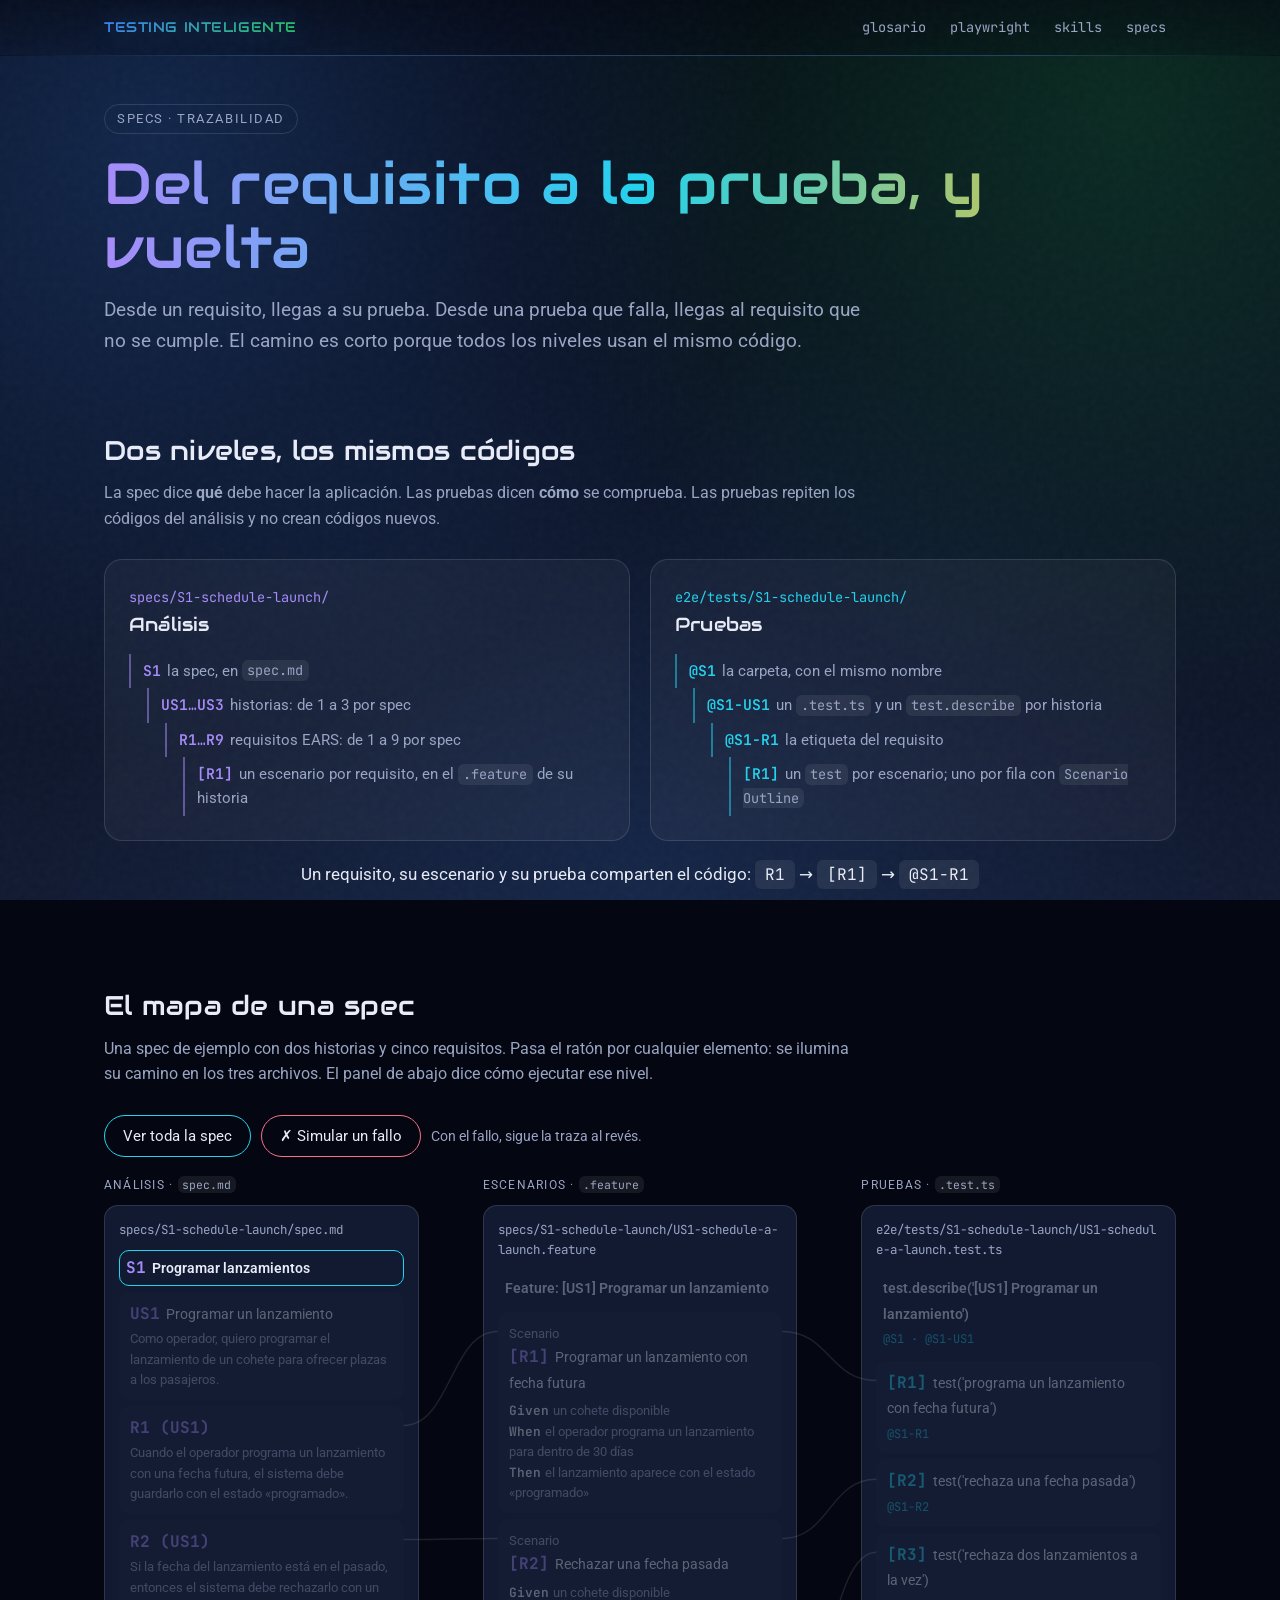
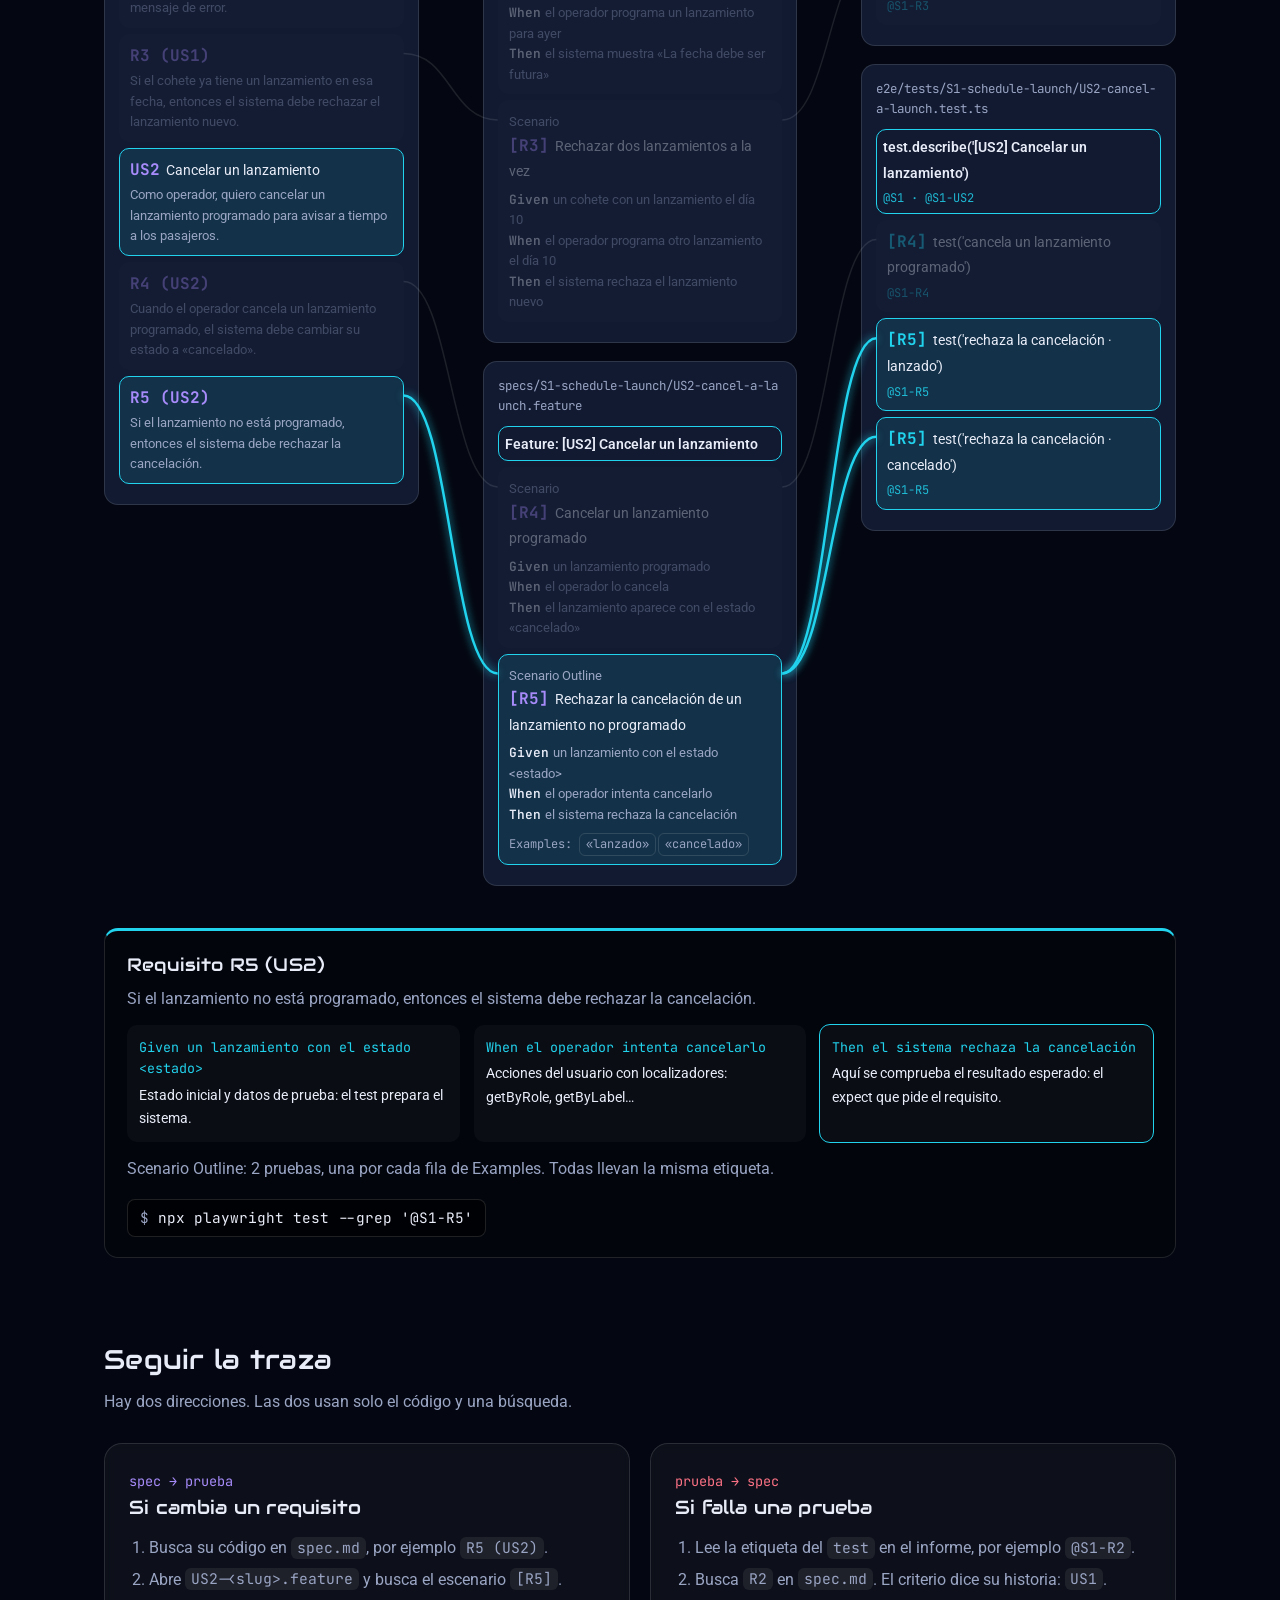
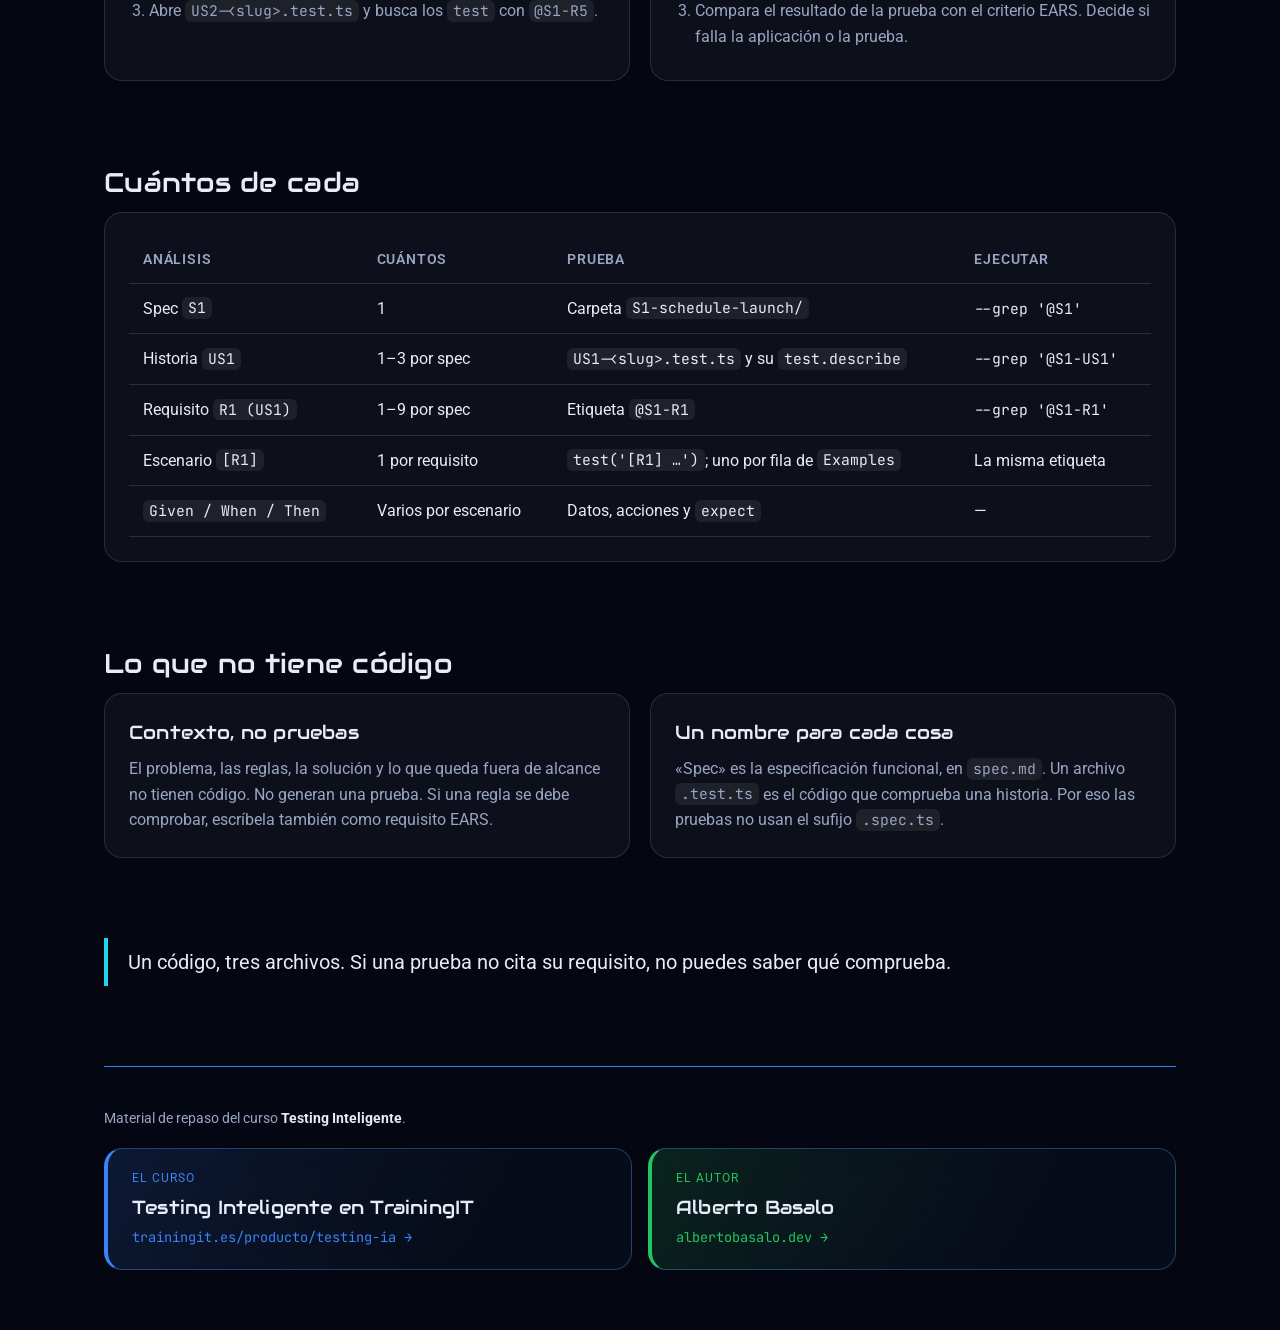
<file: trazabilidad.html>
<!DOCTYPE html>
<html lang="es">
<head>
  <meta charset="utf-8">
  <meta name="viewport" content="width=device-width, initial-scale=1">
  <title>De la spec a la prueba · Testing Inteligente</title>
  <meta name="description" content="Repaso visual: cómo se organizan historias y requisitos en una spec, y cómo llega cada requisito a su escenario y a su prueba.">
  <link rel="icon" type="image/png" href="assets/logo.png">
  <link rel="apple-touch-icon" href="assets/logo.png">
  <link rel="stylesheet" href="assets/styles.css">
  <link rel="stylesheet" href="assets/trazabilidad.css">
  <script src="assets/site.js"></script>
</head>
<body>
  <div class="wrap">
    <site-header></site-header>

    <header class="hero">
      <span class="eyebrow">specs · Trazabilidad</span>
      <h1>Del requisito a la prueba, y vuelta</h1>
      <p class="lead">
        Desde un requisito, llegas a su prueba. Desde una prueba que falla, llegas al requisito que no se cumple.
        El camino es corto porque todos los niveles usan el mismo código.
      </p>
    </header>

    <section class="reveal">
      <h2>Dos niveles, los mismos códigos</h2>
      <p class="intro">La spec dice <b>qué</b> debe hacer la aplicación. Las pruebas dicen <b>cómo</b> se comprueba. Las pruebas repiten los códigos del análisis y no crean códigos nuevos.</p>
      <div class="grid grid-2 levels">
        <div class="card level lvl-spec">
          <span class="folder">specs/S1-schedule-launch/</span>
          <h3>Análisis</h3>
          <ul class="nest">
            <li style="--d:0"><b>S1</b><span>la spec, en <code>spec.md</code></span></li>
            <li style="--d:1"><b>US1…US3</b><span>historias: de 1 a 3 por spec</span></li>
            <li style="--d:2"><b>R1…R9</b><span>requisitos EARS: de 1 a 9 por spec</span></li>
            <li style="--d:3"><b>[R1]</b><span>un escenario por requisito, en el <code>.feature</code> de su historia</span></li>
          </ul>
        </div>
        <div class="card level lvl-test">
          <span class="folder">e2e/tests/S1-schedule-launch/</span>
          <h3>Pruebas</h3>
          <ul class="nest">
            <li style="--d:0"><b>@S1</b><span>la carpeta, con el mismo nombre</span></li>
            <li style="--d:1"><b>@S1-US1</b><span>un <code>.test.ts</code> y un <code>test.describe</code> por historia</span></li>
            <li style="--d:2"><b>@S1-R1</b><span>la etiqueta del requisito</span></li>
            <li style="--d:3"><b>[R1]</b><span>un <code>test</code> por escenario; uno por fila con <code>Scenario Outline</code></span></li>
          </ul>
        </div>
      </div>
      <p class="same-code">Un requisito, su escenario y su prueba comparten el código: <code>R1</code> → <code>[R1]</code> → <code>@S1-R1</code></p>
    </section>

    <section class="reveal">
      <h2>El mapa de una spec</h2>
      <p class="intro">Una spec de ejemplo con dos historias y cinco requisitos. Pasa el ratón por cualquier elemento: se ilumina su camino en los tres archivos. El panel de abajo dice cómo ejecutar ese nivel.</p>
      <div class="map-tools">
        <button class="btn" id="all-btn" type="button">Ver toda la spec</button>
        <button class="btn fail" id="fail-btn" type="button" aria-pressed="false">✗ Simular un fallo</button>
        <span class="hint">Con el fallo, sigue la traza al revés.</span>
      </div>
      <div class="map" id="map"></div>
      <div class="trace-panel" id="trace-panel" aria-live="polite"></div>
    </section>

    <section class="reveal">
      <h2>Seguir la traza</h2>
      <p class="intro">Hay dos direcciones. Las dos usan solo el código y una búsqueda.</p>
      <div class="grid grid-2">
        <div class="card steps-card lvl-spec">
          <span class="dir">spec → prueba</span>
          <h3>Si cambia un requisito</h3>
          <ol>
            <li>Busca su código en <code>spec.md</code>, por ejemplo <code>R5 (US2)</code>.</li>
            <li>Abre <code>US2-&lt;slug&gt;.feature</code> y busca el escenario <code>[R5]</code>.</li>
            <li>Abre <code>US2-&lt;slug&gt;.test.ts</code> y busca los <code>test</code> con <code>@S1-R5</code>.</li>
          </ol>
        </div>
        <div class="card steps-card up">
          <span class="dir">prueba → spec</span>
          <h3>Si falla una prueba</h3>
          <ol>
            <li>Lee la etiqueta del <code>test</code> en el informe, por ejemplo <code>@S1-R2</code>.</li>
            <li>Busca <code>R2</code> en <code>spec.md</code>. El criterio dice su historia: <code>US1</code>.</li>
            <li>Compara el resultado de la prueba con el criterio EARS. Decide si falla la aplicación o la prueba.</li>
          </ol>
        </div>
      </div>
    </section>

    <section class="reveal">
      <h2>Cuántos de cada</h2>
      <div class="card">
        <table>
          <thead><tr><th>Análisis</th><th>Cuántos</th><th>Prueba</th><th>Ejecutar</th></tr></thead>
          <tbody>
            <tr><td>Spec <code>S1</code></td><td>1</td><td>Carpeta <code>S1-schedule-launch/</code></td><td class="mono">--grep '@S1'</td></tr>
            <tr><td>Historia <code>US1</code></td><td>1–3 por spec</td><td><code>US1-&lt;slug&gt;.test.ts</code> y su <code>test.describe</code></td><td class="mono">--grep '@S1-US1'</td></tr>
            <tr><td>Requisito <code>R1 (US1)</code></td><td>1–9 por spec</td><td>Etiqueta <code>@S1-R1</code></td><td class="mono">--grep '@S1-R1'</td></tr>
            <tr><td>Escenario <code>[R1]</code></td><td>1 por requisito</td><td><code>test('[R1] …')</code>; uno por fila de <code>Examples</code></td><td>La misma etiqueta</td></tr>
            <tr><td><code>Given / When / Then</code></td><td>Varios por escenario</td><td>Datos, acciones y <code>expect</code></td><td>—</td></tr>
          </tbody>
        </table>
      </div>
    </section>

    <section class="reveal">
      <h2>Lo que no tiene código</h2>
      <div class="grid grid-2">
        <div class="card">
          <h3>Contexto, no pruebas</h3>
          <p>El problema, las reglas, la solución y lo que queda fuera de alcance no tienen código. No generan una prueba. Si una regla se debe comprobar, escríbela también como requisito EARS.</p>
        </div>
        <div class="card">
          <h3>Un nombre para cada cosa</h3>
          <p>«Spec» es la especificación funcional, en <code>spec.md</code>. Un archivo <code>.test.ts</code> es el código que comprueba una historia. Por eso las pruebas no usan el sufijo <code>.spec.ts</code>.</p>
        </div>
      </div>
    </section>

    <section class="reveal">
      <blockquote class="quote">Un código, tres archivos. Si una prueba no cita su requisito, no puedes saber qué comprueba.</blockquote>
    </section>

    <site-footer></site-footer>
  </div>

  <script src="assets/trazabilidad.js"></script>
</body>
</html>
</file>
<file: assets/styles.css>
/* Material de repaso · Testing Inteligente
   Estilo común para todas las páginas.
   Tipografía y fondo alineados con albertobasalo.dev (tema oscuro). */

@import url("https://fonts.googleapis.com/css2?family=Roboto:wght@300;400;500;600;700&family=Audiowide&family=JetBrains+Mono:wght@400;500;700&display=swap");

:root {
  --bg: #040711;
  --bg-2: #111a31;
  --panel: rgba(255, 255, 255, 0.04);
  --line: rgba(255, 255, 255, 0.12);
  --text: #e8ecf8;
  --muted: #9aa5c4;
  --spec: #a78bfa;   /* familia spec: construye */
  --test: #22d3ee;   /* familia test: prueba */
  --bugs: #fbbf24;   /* familia bugs: juzga */
  --gate: #fb7185;   /* pausa humana */
  --ok: #4ade80;
  --radius: 18px;
  --mono: "JetBrains Mono", ui-monospace, "Cascadia Code", Consolas, monospace;
  --sans: "Roboto", system-ui, "Segoe UI", sans-serif;
  --display: "Audiowide", "Roboto", sans-serif;
  /* Acentos de albertobasalo.dev: solo para barra superior y pie */
  --ab-primary: #3b82f6;
  --ab-accent: #22c55e;
  --ab-gradient: linear-gradient(130deg, #3b82f6 0%, #22c55e 100%);
  --ab-glass: rgba(9, 15, 31, 0.64);
  --ab-glass-border: rgba(96, 165, 250, 0.32);
  --ab-glow: rgba(59, 130, 246, 0.4);
  /* Fondo "mesh" de albertobasalo.dev */
  --mesh-dark:
    radial-gradient(circle at 12% 15%, #3b82f63d, transparent 45%),
    radial-gradient(circle at 88% 12%, #22c55e2e, transparent 45%),
    radial-gradient(circle at 50% 100%, #3b82f61f, transparent 55%),
    linear-gradient(180deg, #040711 0%, #090f1f 45%, #111a31 100%);
}

* { box-sizing: border-box; }

html { scroll-behavior: smooth; overflow-x: clip; } /* clip: el fondo de la barra (100vw) no crea scroll horizontal */

body {
  margin: 0;
  font-family: var(--sans);
  color: var(--text);
  line-height: 1.6;
  -webkit-font-smoothing: antialiased;
  background: var(--mesh-dark), var(--bg);
  background-attachment: fixed;
  min-height: 100vh;
}

/* Grano de ruido muy suave sobre todo el fondo */
body::before {
  content: "";
  position: fixed;
  inset: 0;
  z-index: 9999;
  pointer-events: none;
  opacity: 0.03;
  background-image: url("data:image/svg+xml,%3Csvg viewBox=%270 0 200 200%27 xmlns=%27http://www.w3.org/2000/svg%27%3E%3Cfilter id=%27n%27%3E%3CfeTurbulence type=%27fractalNoise%27 baseFrequency=%270.65%27 numOctaves=%273%27 stitchTiles=%27stitch%27/%3E%3C/filter%3E%3Crect width=%27100%25%27 height=%27100%25%27 filter=%27url(%23n)%27/%3E%3C/svg%3E");
}

/* Títulos con la fuente display */
h1, h2, h3, h4, .brand, .f-title {
  font-family: var(--display);
  font-weight: 400;
  letter-spacing: 0.01em;
}

a { color: var(--test); }

code, .mono { font-family: var(--mono); font-size: 0.92em; }

code {
  background: rgba(255, 255, 255, 0.07);
  padding: 0.1em 0.4em;
  border-radius: 6px;
}

.wrap { max-width: 1120px; margin: 0 auto; padding: 0 24px; }

/* <site-header> y <site-footer> (assets/site.js) no crean caja propia:
   así la barra sticky y el pie se comportan como si estuvieran directamente en .wrap */
site-header, site-footer { display: contents; }

/* Barra superior: fija arriba en todas las páginas */
:root { --topbar-h: 56px; }
.topbar {
  position: sticky;
  top: 0;
  z-index: 20;
  height: var(--topbar-h);
  display: flex;
  justify-content: space-between;
  align-items: center;
  gap: 16px;
  font-size: 0.9rem;
  color: var(--muted);
}
/* Fondo de cristal a todo el ancho de la ventana, aunque la barra esté dentro de .wrap.
   Un único pseudo-elemento: el desenfoque cubre todo el ancho (sin recorte en el centro). */
.topbar::before {
  content: "";
  position: absolute;
  inset: 0;
  left: 50%;
  width: 100vw;
  transform: translateX(-50%);
  z-index: -1;
  background: linear-gradient(180deg, rgba(4, 7, 17, 0.55), rgba(4, 7, 17, 0.25));
  backdrop-filter: blur(14px);
  -webkit-backdrop-filter: blur(14px);
  /* línea inferior suave que se desvanece hacia los lados */
  border-bottom: 1px solid transparent;
  border-image: linear-gradient(90deg, transparent, var(--ab-glass-border) 20%, var(--ab-glass-border) 80%, transparent) 1;
}
.topbar a { color: var(--muted); text-decoration: none; white-space: nowrap; }
.topbar a:hover, .topbar a[aria-current="page"] { color: var(--text); }
.topbar .brand {
  letter-spacing: 0.04em;
  text-transform: uppercase;
  /* Logo con degradado y brillo, como en albertobasalo.dev */
  background: var(--ab-gradient);
  -webkit-background-clip: text;
  background-clip: text;
  -webkit-text-fill-color: transparent;
  filter: drop-shadow(0 0 12px var(--ab-glow));
}
.menu { display: flex; gap: 4px; overflow-x: auto; scrollbar-width: none; }
.menu a { padding: 4px 10px; border-radius: 999px; }
.menu a:hover { background: var(--panel); }
.menu a[aria-current="page"] { background: rgba(255, 255, 255, 0.1); }
.menu a.mono { font-size: 0.85rem; }

/* Los saltos a un ancla no quedan debajo de la barra */
html { scroll-padding-top: calc(var(--topbar-h) + 16px); }

@media (max-width: 720px) {
  .brand { font-size: 0; }
  .brand::before { content: "← Inicio"; font-size: 0.85rem; letter-spacing: 0; text-transform: none; }
  .brand[aria-current="page"]::before { content: "Inicio"; }
}

/* Cabecera */
.hero { padding: 48px 0 32px; }
.eyebrow {
  display: inline-block;
  font-size: 0.8rem;
  letter-spacing: 0.12em;
  text-transform: uppercase;
  color: var(--muted);
  border: 1px solid var(--line);
  border-radius: 999px;
  padding: 4px 12px;
}
.hero h1 {
  font-size: clamp(2.2rem, 5vw, 3.6rem);
  line-height: 1.1;
  margin: 18px 0 16px;
  background: linear-gradient(90deg, var(--spec), var(--test) 50%, var(--bugs));
  -webkit-background-clip: text;
  background-clip: text;
  color: transparent;
}
.lead { font-size: 1.2rem; color: var(--muted); max-width: 760px; margin: 0; }

/* Secciones */
section { padding: 40px 0; }
section > h2 { font-size: 1.7rem; margin: 0 0 8px; }
section > .intro { color: var(--muted); max-width: 760px; margin: 0 0 28px; }

.grid { display: grid; gap: 20px; }
.grid-2 { grid-template-columns: repeat(auto-fit, minmax(280px, 1fr)); }
.grid-3 { grid-template-columns: repeat(auto-fit, minmax(240px, 1fr)); }

.card {
  background: var(--panel);
  border: 1px solid var(--line);
  border-radius: var(--radius);
  padding: 24px;
  backdrop-filter: blur(6px);
}
.card h3 { margin: 0 0 8px; }
.card p { margin: 0; color: var(--muted); }

/* Cita de cierre */
.quote {
  border-left: 4px solid var(--test);
  padding: 8px 0 8px 20px;
  font-size: 1.25rem;
  margin: 0;
}

/* Tablas */
table { width: 100%; border-collapse: collapse; }
th, td { text-align: left; padding: 12px 14px; border-bottom: 1px solid var(--line); }
th { color: var(--muted); font-weight: 600; font-size: 0.85rem; text-transform: uppercase; letter-spacing: 0.06em; }

footer {
  padding: 40px 0 60px;
  color: var(--muted);
  font-size: 0.9rem;
  border-top: 1px solid var(--ab-primary);
  margin-top: 40px;
}

/* Pie con enlaces destacados al curso y al autor */
.site-footer .f-note { margin: 0 0 18px; }
.site-footer .f-note b { color: var(--text); }
.f-links { display: grid; grid-template-columns: repeat(auto-fit, minmax(280px, 1fr)); gap: 16px; }
.f-link {
  display: flex; flex-direction: column; gap: 4px;
  padding: 20px 24px; border-radius: var(--radius); text-decoration: none; color: var(--text);
  border: 1px solid var(--ab-glass-border); border-left: 4px solid var(--accent);
  background: linear-gradient(120deg, color-mix(in srgb, var(--accent) 16%, transparent), var(--ab-glass) 70%);
  backdrop-filter: blur(16px);
  transition: transform 0.2s, border-color 0.2s, box-shadow 0.2s;
}
.f-link:hover { transform: translateY(-3px); border-color: var(--accent); box-shadow: 0 8px 30px -12px var(--accent); }
.f-course { --accent: var(--ab-primary); }
.f-author { --accent: var(--ab-accent); }
.f-kind { font-size: 0.75rem; letter-spacing: 0.1em; text-transform: uppercase; color: var(--accent); }
.f-title { font-size: 1.2rem; }
.f-url { font-family: var(--mono); font-size: 0.85rem; color: var(--accent); }

/* Animación de entrada */
.reveal { opacity: 0; transform: translateY(16px); transition: opacity 0.6s ease, transform 0.6s ease; }
.reveal.visible { opacity: 1; transform: none; }

@media (prefers-reduced-motion: reduce) {
  html { scroll-behavior: auto; }
  .reveal { opacity: 1; transform: none; transition: none; }
  *, *::before, *::after { animation: none !important; transition: none !important; }
}
</file>
<file: assets/index.css>
/* Portada: cuatro ejes (fundamentos, herramienta, proceso, artefactos) */

.axes { display: grid; grid-template-columns: repeat(auto-fit, minmax(380px, 1fr)); gap: 22px; }
@media (max-width: 480px) { .axes { grid-template-columns: 1fr; } }

.ref { position: relative; border-top: 4px solid var(--accent); padding: 30px 30px 26px; display: flex; flex-direction: column; gap: 14px;
  background: linear-gradient(160deg, color-mix(in srgb, var(--accent) 12%, transparent), var(--panel) 55%);
  transition: transform .2s, border-color .2s; }
.ref h2 { margin: 0; font-family: var(--mono); font-size: 1.9rem; color: var(--accent); }
.ref h2 a { color: inherit; text-decoration: none; }
.ref h2 a::after { content: ""; position: absolute; inset: 0; border-radius: var(--radius); }
.ref p { margin: 0; color: var(--muted); font-size: 1.02rem; }
.ref .kind { font-size: .8rem; color: var(--muted); letter-spacing: .1em; text-transform: uppercase; }
.ref .chips { display: flex; flex-wrap: wrap; gap: 8px; position: relative; z-index: 1; }
.ref .chips a { font-size: .85rem; text-decoration: none; color: var(--text); border: 1px solid var(--line); background: #0006;
  border-radius: 999px; padding: 4px 12px; transition: border-color .2s, background .2s; }
.ref .chips a:hover { border-color: var(--accent); background: color-mix(in srgb, var(--accent) 18%, transparent); }
.ref .chips code { background: none; padding: 0; color: var(--accent); margin-right: 6px; font-size: .8rem; }
.ref .go { color: var(--accent); font-weight: 600; margin-top: auto; }
.ref:hover { border-color: var(--accent); transform: translateY(-3px); }

.r-glossary { --accent: var(--ok); }
.r-playwright { --accent: #f472b6; }
.r-skills { --accent: var(--spec); }
.r-specs { --accent: var(--test); }
</file>
<file: assets/glosario.css>
/* Estilos propios del glosario */

/* Cómo encajan los conceptos: una tarjeta por paso */
.chains { display: grid; gap: 16px; }
.chains .card { border-left: 3px solid var(--c); }
.chains .card h3 { color: var(--c); margin-bottom: 14px; }
.chains .card .chain-note { margin-top: 22px; }
.chain { display: flex; flex-wrap: wrap; align-items: center; gap: 8px 6px; }
.chain .node {
  font: inherit; cursor: pointer; color: var(--text);
  background: var(--bg-2); border: 1.5px solid var(--c); border-radius: 12px;
  padding: 10px 14px; text-align: center; line-height: 1.25;
  transition: transform 0.2s, box-shadow 0.2s;
}
.chain .node:hover, .chain .node:focus-visible { transform: translateY(-3px); box-shadow: 0 8px 22px -8px var(--c); outline: none; }
.chain .node b { display: block; }
.chain .node code { background: none; padding: 0; font-size: 0.78rem; color: var(--c); }
.chain .verb { font-size: 0.78rem; color: var(--muted); text-align: center; line-height: 1.2; }
.chain .verb::after { content: "→"; display: block; font-size: 1.1rem; color: var(--text); }
.chain-note { margin: 16px 0 0; color: var(--muted); font-size: 0.92rem; }

/* Buscador y filtros */
.finder { display: flex; flex-wrap: wrap; gap: 12px; align-items: center; margin-bottom: 22px; position: sticky; top: var(--topbar-h); z-index: 5; padding: 12px 0; background: linear-gradient(var(--bg) 70%, transparent); }
.finder input {
  flex: 1 1 260px; font: inherit; color: var(--text);
  background: var(--bg-2); border: 1.5px solid var(--line); border-radius: 999px;
  padding: 10px 18px;
}
.finder input:focus { outline: none; border-color: var(--test); }
.filters { display: flex; flex-wrap: wrap; gap: 8px; }
.filter {
  font: inherit; font-size: 0.88rem; cursor: pointer; color: var(--text);
  border: 1.5px solid var(--c, var(--line)); background: transparent; border-radius: 999px; padding: 6px 14px;
}
.filter[aria-pressed="true"] { background: color-mix(in srgb, var(--c, var(--text)) 24%, transparent); }
.count { color: var(--muted); font-size: 0.85rem; }

/* Tarjetas de término */
.terms { display: grid; grid-template-columns: repeat(auto-fill, minmax(300px, 1fr)); gap: 18px; }
.term {
  background: var(--panel); border: 1px solid var(--line); border-top: 3px solid var(--c);
  border-radius: var(--radius); padding: 20px 22px;
  display: flex; flex-direction: column; gap: 8px;
  scroll-margin: 120px;
}
.term[hidden] { display: none; }
.term-head { display: flex; justify-content: space-between; align-items: baseline; gap: 10px; }
.term h3 { margin: 0; font-size: 1.2rem; }
.grp { font-size: 0.7rem; text-transform: uppercase; letter-spacing: 0.08em; color: var(--c); white-space: nowrap; }
.en { margin: -6px 0 0; font-size: 0.85rem; color: var(--muted); font-style: italic; }
.term-code { align-self: flex-start; color: var(--c); }
.def { margin: 0; font-size: 0.94rem; }
.not { margin: 0; font-size: 0.86rem; color: var(--muted); border-left: 2px solid var(--gate); padding-left: 10px; }
.not b { color: var(--gate); font-weight: 600; }
.rel { display: flex; flex-wrap: wrap; gap: 6px; align-items: center; margin-top: auto; padding-top: 6px; }
.rel small { width: 100%; font-size: 0.7rem; text-transform: uppercase; letter-spacing: 0.08em; color: var(--muted); }
.rel-chip {
  font: inherit; font-size: 0.8rem; cursor: pointer; color: var(--text);
  background: transparent; border: 1px solid color-mix(in srgb, var(--c) 60%, transparent); border-radius: 999px; padding: 2px 10px;
}
.rel-chip:hover { background: color-mix(in srgb, var(--c) 20%, transparent); }
.term .go { font-size: 0.85rem; color: var(--c); text-decoration: none; font-weight: 600; }
.term .go:hover { text-decoration: underline; }
.term.flash { animation: flash 1.2s ease; }

@keyframes flash { 0%, 40% { box-shadow: 0 0 0 4px var(--c); } 100% { box-shadow: none; } }
</file>
<file: assets/orquestaciones.css>
/* Estilos propios de la página de orquestaciones */

.spec { --accent: var(--spec); }
.test { --accent: var(--test); }
.bugs { --accent: var(--bugs); }

/* Leyenda */
.legend { display: flex; flex-wrap: wrap; gap: 18px; margin-top: 28px; color: var(--muted); font-size: 0.95rem; }
.legend span { display: inline-flex; align-items: center; gap: 8px; }
.swatch { width: 26px; height: 18px; border-radius: 6px; border: 2px solid var(--text); display: inline-block; }
.swatch.gate { border-radius: 50%; width: 20px; height: 20px; border: 2px dashed var(--gate); }
.swatch.pipe { border: none; background: linear-gradient(90deg, var(--spec), var(--test), var(--bugs)); }

/* Tipos de skill */
.kind { position: relative; overflow: hidden; }
.kind .tag { font-family: var(--mono); font-size: 0.85rem; color: var(--accent, var(--test)); }
.kind ul { margin: 12px 0 0; padding-left: 18px; color: var(--muted); }
.kind .mini { display: flex; align-items: center; gap: 6px; margin-top: 16px; flex-wrap: wrap; }
.kind .mini b {
  font-family: var(--mono); font-weight: 500; font-size: 0.8rem;
  border: 1.5px solid var(--test); border-radius: 8px; padding: 2px 8px;
}
.kind .mini i { color: var(--muted); font-style: normal; }
.kind .mini .g { border-color: var(--gate); border-style: dashed; border-radius: 999px; }

/* Pipeline */
.pipeline {
  border-top: 3px solid var(--accent);
  margin-bottom: 28px;
}
.pipe-head { display: flex; flex-wrap: wrap; justify-content: space-between; align-items: flex-start; gap: 16px; margin-bottom: 8px; }
.pipe-head h3 { font-family: var(--mono); font-size: 1.4rem; color: var(--accent); margin: 0; }
.role {
  font-size: 0.75rem; text-transform: uppercase; letter-spacing: 0.1em;
  border: 1px solid var(--accent); color: var(--accent);
  border-radius: 999px; padding: 3px 10px; margin-left: 10px; vertical-align: middle;
}
.pipe-summary { color: var(--muted); margin: 0 0 20px; max-width: 720px; }

.controls { display: flex; gap: 10px; align-items: center; flex-wrap: wrap; }
.btn {
  font: inherit; font-size: 0.95rem; cursor: pointer;
  border-radius: 999px; padding: 8px 18px;
  border: 1.5px solid var(--accent); background: transparent; color: var(--text);
  transition: background 0.2s, transform 0.1s;
}
.btn:hover { background: color-mix(in srgb, var(--accent) 18%, transparent); }
.btn:active { transform: scale(0.97); }
.btn:disabled { opacity: 0.4; cursor: default; }
.btn.approve { border-color: var(--gate); background: color-mix(in srgb, var(--gate) 22%, transparent); animation: breathe 1.4s ease-in-out infinite; }
.status { color: var(--muted); font-size: 0.9rem; min-height: 1.4em; }

/* Extremos: entrada y salida del pipeline */
.ends { display: flex; justify-content: space-between; gap: 16px; font-size: 0.85rem; color: var(--muted); margin: 18px 0 6px; }
.ends b { color: var(--text); font-weight: 600; }

/* Pista de nodos */
.track {
  display: flex; align-items: center;
  padding: 18px 4px; overflow-x: auto;
}
.node {
  flex: 0 0 auto;
  min-width: 132px;
  font: inherit; color: var(--text); cursor: pointer;
  display: flex; flex-direction: column; align-items: center; gap: 4px;
  padding: 14px 16px;
  border-radius: 14px;
  border: 2px solid color-mix(in srgb, var(--accent) 55%, transparent);
  background: var(--bg-2);
  transition: transform 0.2s, box-shadow 0.3s, background 0.3s, border-color 0.3s;
}
.node:hover, .node:focus-visible { transform: translateY(-3px); border-color: var(--accent); outline: none; }
.node-name { font-family: var(--mono); font-size: 0.95rem; font-weight: 600; }
.node-out { font-size: 0.78rem; color: var(--muted); }
.node-icon { font-size: 1.4rem; line-height: 1; }

.node.gate {
  min-width: 110px;
  border-radius: 999px;
  border: 2px dashed var(--gate);
  --accent: var(--gate);
}

.node.selected { box-shadow: 0 0 0 3px color-mix(in srgb, var(--accent) 35%, transparent); border-color: var(--accent); }
.node.active { box-shadow: 0 0 24px 4px color-mix(in srgb, var(--accent) 55%, transparent); animation: pulse 1s ease-in-out infinite; }
.node.done { background: color-mix(in srgb, var(--accent) 16%, var(--bg-2)); }
.node.done .node-out::before { content: "✓ "; color: var(--ok); }
.node.waiting { animation: breathe 1.4s ease-in-out infinite; }

/* Conector entre nodos */
.link {
  flex: 1 0 36px; height: 3px; min-width: 36px;
  background: var(--line); position: relative; border-radius: 3px;
}
.link::before {
  content: ""; position: absolute; inset: 0; width: 0;
  background: var(--accent); border-radius: 3px;
  transition: width 0.5s ease;
}
.link::after {
  content: ""; position: absolute; right: -2px; top: 50%;
  width: 8px; height: 8px; transform: translate(0, -50%) rotate(45deg);
  border-top: 3px solid var(--line); border-right: 3px solid var(--line);
}
.link.done::before { width: 100%; }
.link.done::after { border-color: var(--accent); }
.link.loop { background: repeating-linear-gradient(90deg, var(--line) 0 6px, transparent 6px 12px); }

/* Panel de detalle */
.detail {
  margin-top: 8px;
  border-radius: 14px;
  background: rgba(0, 0, 0, 0.25);
  border: 1px solid var(--line);
  padding: 20px;
}
.detail h4 { margin: 0 0 14px; font-family: var(--mono); color: var(--accent); font-size: 1.05rem; }
.detail.is-gate h4 { color: var(--gate); font-family: var(--sans); }
.detail .cols { display: grid; grid-template-columns: repeat(auto-fit, minmax(200px, 1fr)); gap: 16px; }
.detail .col small {
  display: block; text-transform: uppercase; letter-spacing: 0.08em;
  font-size: 0.72rem; color: var(--muted); margin-bottom: 4px;
}
.detail .col p { margin: 0; }
.detail .col.out p { color: var(--accent); }
.detail.is-gate .col.out p { color: var(--gate); }
.detail .note { margin: 14px 0 0; font-size: 0.88rem; color: var(--muted); }

/* Hilo de artefactos */
.thread { display: flex; flex-wrap: wrap; align-items: center; gap: 10px; }
.artifact {
  font-family: var(--mono); font-size: 0.88rem;
  padding: 8px 14px; border-radius: 10px;
  background: var(--bg-2);
  border: 1.5px solid var(--accent, var(--line));
  cursor: default; transition: transform 0.2s, box-shadow 0.2s;
}
.artifact:hover { transform: translateY(-2px); box-shadow: 0 6px 20px -6px var(--accent); }
.artifact.plain { --accent: var(--muted); border-style: dashed; font-family: var(--sans); }
.arrow { color: var(--muted); }
.thread-legend { display: flex; gap: 18px; flex-wrap: wrap; margin-top: 18px; font-size: 0.85rem; color: var(--muted); }
.thread-legend span::before { content: "●"; margin-right: 6px; color: var(--accent); }

/* Reglas */
.rule .num {
  font-family: var(--mono); font-size: 2rem; font-weight: 700;
  background: linear-gradient(135deg, var(--spec), var(--test));
  -webkit-background-clip: text; background-clip: text; color: transparent;
}

@keyframes pulse { 50% { transform: translateY(-3px) scale(1.04); } }
@keyframes breathe { 50% { box-shadow: 0 0 0 6px color-mix(in srgb, var(--gate) 25%, transparent); } }

/* Pantallas estrechas: la pista pasa a vertical */
@media (max-width: 760px) {
  .track { flex-direction: column; align-items: stretch; overflow: visible; }
  .node { min-width: 0; }
  .link { flex: 0 0 28px; width: 3px; height: 28px; min-width: 0; align-self: center; }
  .link::before { width: 100%; height: 0; transition: height 0.5s ease; }
  .link.done::before { height: 100%; }
  .link::after { right: auto; top: auto; bottom: -2px; left: 50%; transform: translate(-50%, 0) rotate(135deg); }
  .link.loop { background: repeating-linear-gradient(180deg, var(--line) 0 6px, transparent 6px 12px); }
}
</file>
<file: assets/playwright.css>
/* Estilos propios de la página de buenas prácticas */

/* Prueba anotada */
.anatomy-wrap { display: grid; grid-template-columns: minmax(0, 1.6fr) minmax(240px, 1fr); gap: 20px; align-items: start; }
.anatomy { padding: 0; overflow: hidden; }
.anatomy .file-name { font-family: var(--mono); font-size: 0.78rem; color: var(--muted); padding: 12px 18px; border-bottom: 1px solid var(--line); }
.anatomy pre { margin: 0; padding: 14px 0; font-family: var(--mono); font-size: 0.82rem; line-height: 1.75; overflow-x: auto; }
.anatomy .ln { display: block; padding: 0 18px 0 14px; border-left: 3px solid transparent; transition: background 0.2s, border-color 0.2s; white-space: pre; }
.anatomy .ln.lit { background: color-mix(in srgb, var(--test) 16%, transparent); border-left-color: var(--test); }
.marker {
  font: inherit; font-family: var(--sans); font-size: 0.7rem; font-weight: 700; cursor: pointer;
  width: 20px; height: 20px; border-radius: 50%; padding: 0; margin-left: 10px; vertical-align: middle;
  border: none; background: var(--test); color: var(--bg);
}
.marker:hover { transform: scale(1.15); }
.anatomy .k { color: #f472b6; }
.anatomy .s { color: #86efac; }
.anatomy .c { color: var(--muted); }

.anatomy-legend { display: flex; flex-direction: column; gap: 8px; }
.anatomy-legend button {
  font: inherit; color: var(--text); cursor: pointer; text-align: left;
  display: flex; gap: 12px; align-items: flex-start;
  background: var(--panel); border: 1px solid var(--line); border-radius: 12px; padding: 10px 14px;
  transition: border-color 0.2s, background 0.2s;
}
.anatomy-legend button.lit, .anatomy-legend button:hover { border-color: var(--test); background: color-mix(in srgb, var(--test) 10%, transparent); }
.anatomy-legend .n {
  flex: 0 0 22px; height: 22px; border-radius: 50%; background: var(--test); color: var(--bg);
  display: grid; place-items: center; font-size: 0.75rem; font-weight: 700;
}
.anatomy-legend b { display: block; font-size: 0.92rem; }
.anatomy-legend span.t { font-size: 0.82rem; color: var(--muted); }

/* Grupos de prácticas */
.p-group { margin-bottom: 36px; }
.g-title { display: flex; align-items: center; gap: 10px; font-size: 1.25rem; margin: 0 0 14px; }
.g-title small { color: var(--muted); font-weight: 400; }
.g-title .dot { width: 12px; height: 12px; border-radius: 50%; background: var(--c); box-shadow: 0 0 10px var(--c); }
.p-list { display: flex; flex-direction: column; gap: 18px; }

/* Una práctica por fila, a todo el ancho */
.practice {
  background: var(--panel); border: 1px solid var(--line); border-left: 4px solid var(--c);
  border-radius: var(--radius); padding: 22px 26px;
  display: flex; flex-direction: column; gap: 14px;
  scroll-margin: 100px;
}
.practice h4 { margin: 0; font-size: 1.2rem; }
.p-head { display: flex; justify-content: space-between; align-items: baseline; gap: 10px; }
.p-text { display: grid; grid-template-columns: minmax(0, 1.4fr) minmax(0, 1fr); gap: 12px 28px; align-items: start; }
.rc { font-family: var(--mono); font-size: 0.75rem; font-weight: 500; white-space: nowrap; color: var(--c, var(--test)); background: color-mix(in srgb, var(--c, var(--test)) 14%, transparent); border-radius: 6px; padding: 1px 7px; margin-right: 8px; }
.p-head .rc, .anatomy-legend .rc { margin-right: 0; }
.codes-note { color: var(--muted); font-size: 0.9rem; margin: -14px 0 24px; }
.practice .why { margin: 0; color: var(--muted); font-size: 0.95rem; }
.practice .rule { margin: 0; font-size: 0.93rem; border-left: 2px solid var(--c); padding-left: 12px; }
.practice .rule b { color: var(--c); }
.practice.flash { animation: flash 1.2s ease; }

/* Mal y Bien, visibles a la vez */
.p-compare { display: grid; grid-template-columns: repeat(2, minmax(0, 1fr)); gap: 14px; }
.p-compare.stacked { grid-template-columns: 1fr; }
.p-ex { margin: 0; display: flex; flex-direction: column; min-width: 0; }
.p-ex figcaption { font-size: 0.8rem; font-weight: 700; letter-spacing: 0.04em; padding: 4px 12px; border-radius: 10px 10px 0 0; align-self: flex-start; }
.p-ex.bad figcaption { color: var(--gate); background: color-mix(in srgb, var(--gate) 16%, transparent); }
.p-ex.good figcaption { color: var(--ok); background: color-mix(in srgb, var(--ok) 14%, transparent); }

.p-code {
  flex: 1; margin: 0; padding: 14px 16px; border-radius: 0 10px 10px 10px;
  background: #000a; border: 1px solid var(--line); border-left: 3px solid var(--ok);
  font-family: var(--mono); font-size: 0.85rem; line-height: 1.65; overflow-x: auto; white-space: pre;
}
.p-ex.bad .p-code { border-left-color: var(--gate); }
.p-code .k { color: #f472b6; }
.p-code .s { color: #86efac; }
.p-code .c { color: var(--muted); }
.practice .gl { align-self: flex-start; font-size: 0.85rem; color: var(--c); text-decoration: none; font-weight: 600; }
.practice .gl:hover { text-decoration: underline; }

/* Errores típicos de un agente */
.traps { display: grid; grid-template-columns: repeat(auto-fit, minmax(240px, 1fr)); gap: 14px; }
.trap { background: var(--panel); border: 1px solid var(--line); border-left: 3px solid var(--gate); border-radius: 12px; padding: 14px 16px; }
.trap b { display: block; margin-bottom: 4px; }
.trap span { color: var(--muted); font-size: 0.9rem; }
.trap a { color: var(--gate); font-size: 0.85rem; text-decoration: none; }

/* Lista de comprobación */
.check-card { max-width: 760px; }
.progress { height: 8px; border-radius: 4px; background: var(--line); overflow: hidden; margin: 6px 0 4px; }
.progress span { display: block; height: 100%; width: 0; background: linear-gradient(90deg, var(--test), var(--ok)); transition: width 0.4s ease; }
.progress-row { display: flex; justify-content: space-between; align-items: center; gap: 10px; color: var(--muted); font-size: 0.88rem; margin-bottom: 14px; }
.progress-row button { font: inherit; font-size: 0.82rem; color: var(--muted); background: transparent; border: 1px solid var(--line); border-radius: 999px; padding: 3px 12px; cursor: pointer; }
.checklist { list-style: none; margin: 0; padding: 0; }
.checklist li { display: flex; gap: 12px; align-items: flex-start; padding: 8px 0; border-bottom: 1px solid var(--line); }
.checklist input { width: 18px; height: 18px; margin-top: 3px; accent-color: var(--ok); flex: 0 0 auto; }
.checklist label { cursor: pointer; }
.checklist input:checked + label { color: var(--muted); text-decoration: line-through; text-decoration-color: #fff4; }

@keyframes flash { 0%, 40% { box-shadow: 0 0 0 4px var(--c); } 100% { box-shadow: none; } }

@media (max-width: 860px) {
  .anatomy-wrap { grid-template-columns: 1fr; }
  .p-text, .p-compare { grid-template-columns: 1fr; }
  .practice { padding: 18px; }
}
</file>
<file: assets/practicas.css>
/* Estilos propios de la página de buenas prácticas */

/* Prueba anotada */
.anatomy-wrap { display: grid; grid-template-columns: minmax(0, 1.6fr) minmax(240px, 1fr); gap: 20px; align-items: start; }
.anatomy { padding: 0; overflow: hidden; }
.anatomy .file-name { font-family: var(--mono); font-size: 0.78rem; color: var(--muted); padding: 12px 18px; border-bottom: 1px solid var(--line); }
.anatomy pre { margin: 0; padding: 14px 0; font-family: var(--mono); font-size: 0.82rem; line-height: 1.75; overflow-x: auto; }
.anatomy .ln { display: block; padding: 0 18px 0 14px; border-left: 3px solid transparent; transition: background 0.2s, border-color 0.2s; white-space: pre; }
.anatomy .ln.lit { background: color-mix(in srgb, var(--test) 16%, transparent); border-left-color: var(--test); }
.marker {
  font: inherit; font-family: var(--sans); font-size: 0.7rem; font-weight: 700; cursor: pointer;
  width: 20px; height: 20px; border-radius: 50%; padding: 0; margin-left: 10px; vertical-align: middle;
  border: none; background: var(--test); color: var(--bg);
}
.marker:hover { transform: scale(1.15); }
.anatomy .k { color: #f472b6; }
.anatomy .s { color: #86efac; }
.anatomy .c { color: var(--muted); }

.anatomy-legend { display: flex; flex-direction: column; gap: 8px; }
.anatomy-legend button {
  font: inherit; color: var(--text); cursor: pointer; text-align: left;
  display: flex; gap: 12px; align-items: flex-start;
  background: var(--panel); border: 1px solid var(--line); border-radius: 12px; padding: 10px 14px;
  transition: border-color 0.2s, background 0.2s;
}
.anatomy-legend button.lit, .anatomy-legend button:hover { border-color: var(--test); background: color-mix(in srgb, var(--test) 10%, transparent); }
.anatomy-legend .n {
  flex: 0 0 22px; height: 22px; border-radius: 50%; background: var(--test); color: var(--bg);
  display: grid; place-items: center; font-size: 0.75rem; font-weight: 700;
}
.anatomy-legend b { display: block; font-size: 0.92rem; }
.anatomy-legend span.t { font-size: 0.82rem; color: var(--muted); }

/* Grupos de prácticas */
.p-group { margin-bottom: 36px; }
.g-title { display: flex; align-items: center; gap: 10px; font-size: 1.25rem; margin: 0 0 14px; }
.g-title small { color: var(--muted); font-weight: 400; }
.g-title .dot { width: 12px; height: 12px; border-radius: 50%; background: var(--c); box-shadow: 0 0 10px var(--c); }
.p-list { display: flex; flex-direction: column; gap: 18px; }

/* Una práctica por fila, a todo el ancho */
.practice {
  background: var(--panel); border: 1px solid var(--line); border-left: 4px solid var(--c);
  border-radius: var(--radius); padding: 22px 26px;
  display: flex; flex-direction: column; gap: 14px;
  scroll-margin: 100px;
}
.practice h4 { margin: 0; font-size: 1.2rem; }
.p-head { display: flex; justify-content: space-between; align-items: baseline; gap: 10px; }
.p-text { display: grid; grid-template-columns: minmax(0, 1.4fr) minmax(0, 1fr); gap: 12px 28px; align-items: start; }
.rc { font-family: var(--mono); font-size: 0.75rem; font-weight: 500; white-space: nowrap; color: var(--c, var(--test)); background: color-mix(in srgb, var(--c, var(--test)) 14%, transparent); border-radius: 6px; padding: 1px 7px; margin-right: 8px; }
.p-head .rc, .anatomy-legend .rc { margin-right: 0; }
.codes-note { color: var(--muted); font-size: 0.9rem; margin: -14px 0 24px; }
.practice .why { margin: 0; color: var(--muted); font-size: 0.95rem; }
.practice .rule { margin: 0; font-size: 0.93rem; border-left: 2px solid var(--c); padding-left: 12px; }
.practice .rule b { color: var(--c); }
.practice.flash { animation: flash 1.2s ease; }

/* Mal y Bien, visibles a la vez */
.p-compare { display: grid; grid-template-columns: repeat(2, minmax(0, 1fr)); gap: 14px; }
.p-compare.stacked { grid-template-columns: 1fr; }
.p-ex { margin: 0; display: flex; flex-direction: column; min-width: 0; }
.p-ex figcaption { font-size: 0.8rem; font-weight: 700; letter-spacing: 0.04em; padding: 4px 12px; border-radius: 10px 10px 0 0; align-self: flex-start; }
.p-ex.bad figcaption { color: var(--gate); background: color-mix(in srgb, var(--gate) 16%, transparent); }
.p-ex.good figcaption { color: var(--ok); background: color-mix(in srgb, var(--ok) 14%, transparent); }

.p-code {
  flex: 1; margin: 0; padding: 14px 16px; border-radius: 0 10px 10px 10px;
  background: #000a; border: 1px solid var(--line); border-left: 3px solid var(--ok);
  font-family: var(--mono); font-size: 0.85rem; line-height: 1.65; overflow-x: auto; white-space: pre;
}
.p-ex.bad .p-code { border-left-color: var(--gate); }
.p-code .k { color: #f472b6; }
.p-code .s { color: #86efac; }
.p-code .c { color: var(--muted); }
.practice .gl { align-self: flex-start; font-size: 0.85rem; color: var(--c); text-decoration: none; font-weight: 600; }
.practice .gl:hover { text-decoration: underline; }

/* Errores típicos de un agente */
.traps { display: grid; grid-template-columns: repeat(auto-fit, minmax(240px, 1fr)); gap: 14px; }
.trap { background: var(--panel); border: 1px solid var(--line); border-left: 3px solid var(--gate); border-radius: 12px; padding: 14px 16px; }
.trap b { display: block; margin-bottom: 4px; }
.trap span { color: var(--muted); font-size: 0.9rem; }
.trap a { color: var(--gate); font-size: 0.85rem; text-decoration: none; }

/* Lista de comprobación */
.check-card { max-width: 760px; }
.progress { height: 8px; border-radius: 4px; background: var(--line); overflow: hidden; margin: 6px 0 4px; }
.progress span { display: block; height: 100%; width: 0; background: linear-gradient(90deg, var(--test), var(--ok)); transition: width 0.4s ease; }
.progress-row { display: flex; justify-content: space-between; align-items: center; gap: 10px; color: var(--muted); font-size: 0.88rem; margin-bottom: 14px; }
.progress-row button { font: inherit; font-size: 0.82rem; color: var(--muted); background: transparent; border: 1px solid var(--line); border-radius: 999px; padding: 3px 12px; cursor: pointer; }
.checklist { list-style: none; margin: 0; padding: 0; }
.checklist li { display: flex; gap: 12px; align-items: flex-start; padding: 8px 0; border-bottom: 1px solid var(--line); }
.checklist input { width: 18px; height: 18px; margin-top: 3px; accent-color: var(--ok); flex: 0 0 auto; }
.checklist label { cursor: pointer; }
.checklist input:checked + label { color: var(--muted); text-decoration: line-through; text-decoration-color: #fff4; }

@keyframes flash { 0%, 40% { box-shadow: 0 0 0 4px var(--c); } 100% { box-shadow: none; } }

@media (max-width: 860px) {
  .anatomy-wrap { grid-template-columns: 1fr; }
  .p-text, .p-compare { grid-template-columns: 1fr; }
  .practice { padding: 18px; }
}
</file>
<file: assets/skills.css>
/* Estilos propios de la página de skills */

.spec { --accent: var(--spec); }
.test { --accent: var(--test); }
.bugs { --accent: var(--bugs); }

/* Leyenda */
.legend { display: flex; flex-wrap: wrap; gap: 18px; margin-top: 28px; color: var(--muted); font-size: 0.95rem; }
.legend span { display: inline-flex; align-items: center; gap: 8px; }
.swatch { width: 26px; height: 18px; border-radius: 6px; border: 2px solid var(--text); display: inline-block; }
.swatch.gate { border-radius: 50%; width: 20px; height: 20px; border: 2px dashed var(--gate); }
.swatch.pipe { border: none; background: linear-gradient(90deg, var(--spec), var(--test), var(--bugs)); }

/* Tipos de skill */
.kind { position: relative; overflow: hidden; }
.kind .tag { font-family: var(--mono); font-size: 0.85rem; color: var(--accent, var(--test)); }
.kind ul { margin: 12px 0 0; padding-left: 18px; color: var(--muted); }
.kind .mini { display: flex; align-items: center; gap: 6px; margin-top: 16px; flex-wrap: wrap; }
.kind .mini b {
  font-family: var(--mono); font-weight: 500; font-size: 0.8rem;
  border: 1.5px solid var(--test); border-radius: 8px; padding: 2px 8px;
}
.kind .mini i { color: var(--muted); font-style: normal; }
.kind .mini .g { border-color: var(--gate); border-style: dashed; border-radius: 999px; }

/* Pipeline */
.pipeline {
  border-top: 3px solid var(--accent);
  margin-bottom: 28px;
}
.pipe-head { display: flex; flex-wrap: wrap; justify-content: space-between; align-items: flex-start; gap: 16px; margin-bottom: 8px; }
.pipe-head h3 { font-family: var(--mono); font-size: 1.4rem; color: var(--accent); margin: 0; }
.role {
  font-size: 0.75rem; text-transform: uppercase; letter-spacing: 0.1em;
  border: 1px solid var(--accent); color: var(--accent);
  border-radius: 999px; padding: 3px 10px; margin-left: 10px; vertical-align: middle;
}
.pipe-summary { color: var(--muted); margin: 0 0 20px; max-width: 720px; }

.controls { display: flex; gap: 10px; align-items: center; flex-wrap: wrap; }
.btn {
  font: inherit; font-size: 0.95rem; cursor: pointer;
  border-radius: 999px; padding: 8px 18px;
  border: 1.5px solid var(--accent); background: transparent; color: var(--text);
  transition: background 0.2s, transform 0.1s;
}
.btn:hover { background: color-mix(in srgb, var(--accent) 18%, transparent); }
.btn:active { transform: scale(0.97); }
.btn:disabled { opacity: 0.4; cursor: default; }
.btn.approve { border-color: var(--gate); background: color-mix(in srgb, var(--gate) 22%, transparent); animation: breathe 1.4s ease-in-out infinite; }
.status { color: var(--muted); font-size: 0.9rem; min-height: 1.4em; }

/* Extremos: entrada y salida del pipeline */
.ends { display: flex; justify-content: space-between; gap: 16px; font-size: 0.85rem; color: var(--muted); margin: 18px 0 6px; }
.ends b { color: var(--text); font-weight: 600; }

/* Pista de nodos */
.track {
  display: flex; align-items: center;
  padding: 18px 4px; overflow-x: auto;
}
.node {
  flex: 0 0 auto;
  min-width: 132px;
  font: inherit; color: var(--text); cursor: pointer;
  display: flex; flex-direction: column; align-items: center; gap: 4px;
  padding: 14px 16px;
  border-radius: 14px;
  border: 2px solid color-mix(in srgb, var(--accent) 55%, transparent);
  background: var(--bg-2);
  transition: transform 0.2s, box-shadow 0.3s, background 0.3s, border-color 0.3s;
}
.node:hover, .node:focus-visible { transform: translateY(-3px); border-color: var(--accent); outline: none; }
.node-name { font-family: var(--mono); font-size: 0.95rem; font-weight: 600; }
.node-out { font-size: 0.78rem; color: var(--muted); }
.node-icon { font-size: 1.4rem; line-height: 1; }

.node.gate {
  min-width: 110px;
  border-radius: 999px;
  border: 2px dashed var(--gate);
  --accent: var(--gate);
}

.node.selected { box-shadow: 0 0 0 3px color-mix(in srgb, var(--accent) 35%, transparent); border-color: var(--accent); }
.node.active { box-shadow: 0 0 24px 4px color-mix(in srgb, var(--accent) 55%, transparent); animation: pulse 1s ease-in-out infinite; }
.node.done { background: color-mix(in srgb, var(--accent) 16%, var(--bg-2)); }
.node.done .node-out::before { content: "✓ "; color: var(--ok); }
.node.waiting { animation: breathe 1.4s ease-in-out infinite; }

/* Conector entre nodos */
.link {
  flex: 1 0 36px; height: 3px; min-width: 36px;
  background: var(--line); position: relative; border-radius: 3px;
}
.link::before {
  content: ""; position: absolute; inset: 0; width: 0;
  background: var(--accent); border-radius: 3px;
  transition: width 0.5s ease;
}
.link::after {
  content: ""; position: absolute; right: -2px; top: 50%;
  width: 8px; height: 8px; transform: translate(0, -50%) rotate(45deg);
  border-top: 3px solid var(--line); border-right: 3px solid var(--line);
}
.link.done::before { width: 100%; }
.link.done::after { border-color: var(--accent); }
.link.loop { background: repeating-linear-gradient(90deg, var(--line) 0 6px, transparent 6px 12px); }

/* Panel de detalle */
.detail {
  margin-top: 8px;
  border-radius: 14px;
  background: rgba(0, 0, 0, 0.25);
  border: 1px solid var(--line);
  padding: 20px;
}
.detail h4 { margin: 0 0 14px; font-family: var(--mono); color: var(--accent); font-size: 1.05rem; }
.detail.is-gate h4 { color: var(--gate); font-family: var(--sans); }
.detail .cols { display: grid; grid-template-columns: repeat(auto-fit, minmax(200px, 1fr)); gap: 16px; }
.detail .col small {
  display: block; text-transform: uppercase; letter-spacing: 0.08em;
  font-size: 0.72rem; color: var(--muted); margin-bottom: 4px;
}
.detail .col p { margin: 0; }
.detail .col.out p { color: var(--accent); }
.detail.is-gate .col.out p { color: var(--gate); }
.detail .note { margin: 14px 0 0; font-size: 0.88rem; color: var(--muted); }

/* Hilo de artefactos: carriles por pipeline, una fila por archivo */
.flow { position: relative; display: grid; gap: 12px; }
/* el hilo: línea vertical que une los números */
.flow::before {
  content: ""; position: absolute; left: 15px; top: 56px; bottom: 24px; width: 2px;
  background: linear-gradient(var(--spec), var(--test) 50%, var(--bugs)); opacity: 0.5;
}
.flow-row { display: grid; grid-template-columns: 32px repeat(3, minmax(0, 1fr)); gap: 14px; align-items: start; }
.flow-head { align-items: end; margin-bottom: 4px; }
.flow-head span:not(:first-child) {
  font-family: var(--mono); font-size: 0.95rem; color: var(--accent);
  border-bottom: 2px solid var(--accent); padding-bottom: 6px;
}
.flow-head small { font-family: var(--sans); color: var(--muted); font-size: 0.8rem; margin-left: 8px; }
.flow-n {
  position: relative; z-index: 1; margin-top: 12px;
  width: 32px; height: 32px; border-radius: 50%; display: grid; place-items: center;
  background: var(--bg-2); border: 2px solid var(--accent); color: var(--text);
  font-family: var(--mono); font-size: 0.8rem;
}
/* carril vacío: línea discontinua, como en un Gantt */
.lane { align-self: stretch; min-height: 24px; margin-left: 50%; border-left: 1px dashed var(--line); }

.fa {
  padding: 12px 14px; border-radius: 12px;
  background: color-mix(in srgb, var(--accent) 8%, var(--bg-2));
  border: 1px solid color-mix(in srgb, var(--accent) 35%, transparent);
  border-left: 3px solid var(--accent);
  transition: transform 0.2s, box-shadow 0.2s;
}
.fa:hover { transform: translateY(-2px); box-shadow: 0 8px 24px -10px var(--accent); }
.fa.plain { --accent: var(--muted); border-style: dashed; border-left-style: solid; }
.fa-head { display: flex; justify-content: space-between; align-items: baseline; gap: 8px; flex-wrap: wrap; }
.fa-name { font-family: var(--mono); font-size: 1rem; font-weight: 600; color: var(--accent); background: none; padding: 0; }
.fa-by { font-family: var(--mono); font-size: 0.75rem; color: var(--muted); }
.fa-path { font-family: var(--mono); font-size: 0.72rem; color: var(--muted); margin-top: 2px; word-break: break-all; }
.fa-what { margin: 8px 0 0; font-size: 0.9rem; }
.fa-gate {
  margin: 8px 0 0; font-size: 0.82rem; color: var(--gate);
  display: inline-block; padding: 2px 10px; border-radius: 999px;
  border: 1px solid color-mix(in srgb, var(--gate) 50%, transparent);
}
.fa-to { display: flex; flex-wrap: wrap; align-items: center; gap: 6px; margin-top: 10px; }
.fa-to small { color: var(--muted); font-size: 0.75rem; margin-right: 2px; }
.fa-chip {
  font-family: var(--mono); font-size: 0.72rem; padding: 1px 8px; border-radius: 999px;
  color: var(--accent); border: 1px solid color-mix(in srgb, var(--accent) 50%, transparent);
}
.fa-chip.you { --accent: var(--gate); }

/* cambio de pipeline: conversación nueva */
.flow-sep { display: flex; align-items: center; gap: 12px; margin: 6px 0 6px 46px; font-size: 0.82rem; color: var(--accent); }
.flow-sep::before, .flow-sep::after {
  content: ""; flex: 1; height: 1px;
  background: linear-gradient(90deg, transparent, color-mix(in srgb, var(--accent) 60%, transparent), transparent);
}

@media (max-width: 760px) {
  .flow-row { grid-template-columns: 32px minmax(0, 1fr); }
  .flow-row .lane, .flow-head { display: none; }
  .flow-sep { margin-left: 0; }
}

@keyframes pulse { 50% { transform: translateY(-3px) scale(1.04); } }
@keyframes breathe { 50% { box-shadow: 0 0 0 6px color-mix(in srgb, var(--gate) 25%, transparent); } }

/* Pantallas estrechas: la pista pasa a vertical */
@media (max-width: 760px) {
  .track { flex-direction: column; align-items: stretch; overflow: visible; }
  .node { min-width: 0; }
  .link { flex: 0 0 28px; width: 3px; height: 28px; min-width: 0; align-self: center; }
  .link::before { width: 100%; height: 0; transition: height 0.5s ease; }
  .link.done::before { height: 100%; }
  .link::after { right: auto; top: auto; bottom: -2px; left: 50%; transform: translate(-50%, 0) rotate(135deg); }
  .link.loop { background: repeating-linear-gradient(180deg, var(--line) 0 6px, transparent 6px 12px); }
}
</file>
<file: assets/specs.css>
/* Estilos propios de la página de specs */

.lvl-spec { --accent: var(--spec); }
.lvl-test { --accent: var(--test); }

/* Dos niveles */
.levels { position: relative; }
.level h3 { display: flex; align-items: center; gap: 10px; }
.level .folder { font-family: var(--mono); font-size: 0.85rem; color: var(--accent); }
.nest { list-style: none; margin: 14px 0 0; padding: 0; font-size: 0.92rem; }
.nest li { padding: 5px 0 5px 12px; border-left: 2px solid color-mix(in srgb, var(--accent) 50%, transparent); margin-left: calc(var(--d, 0) * 18px); }
.nest b { font-family: var(--mono); color: var(--accent); font-weight: 600; margin-right: 6px; }
.nest span { color: var(--muted); }
.same-code {
  margin-top: 20px; text-align: center; font-size: 1.05rem;
}
.same-code code { font-size: 1rem; padding: 4px 10px; }

/* Mapa de trazabilidad */
.map-tools { display: flex; flex-wrap: wrap; gap: 10px; align-items: center; margin-bottom: 18px; }
.btn {
  font: inherit; font-size: 0.95rem; cursor: pointer;
  border-radius: 999px; padding: 8px 18px;
  border: 1.5px solid var(--test); background: transparent; color: var(--text);
  transition: background 0.2s;
}
.btn:hover { background: color-mix(in srgb, var(--test) 16%, transparent); }
.btn.fail { border-color: var(--gate); }
.btn.fail:hover, .btn.fail[aria-pressed="true"] { background: color-mix(in srgb, var(--gate) 22%, transparent); }
.hint { color: var(--muted); font-size: 0.9rem; }

.map {
  position: relative;
  display: grid;
  grid-template-columns: repeat(3, 1fr);
  gap: 64px;
}
.map svg.wires { position: absolute; inset: 0; width: 100%; height: 100%; pointer-events: none; overflow: visible; }
.wire { fill: none; stroke: rgba(255, 255, 255, 0.10); stroke-width: 1.5; transition: stroke 0.25s, stroke-width 0.25s; }
.wire.on { stroke: var(--test); stroke-width: 2.5; filter: drop-shadow(0 0 4px var(--test)); }
.wire.bad { stroke: var(--gate); stroke-width: 2.5; filter: drop-shadow(0 0 4px var(--gate)); }

.col-head { font-size: 0.78rem; text-transform: uppercase; letter-spacing: 0.1em; color: var(--muted); margin: 0 0 10px; }
.col-head code { text-transform: none; letter-spacing: 0; }

.file {
  background: var(--bg-2);
  border: 1px solid var(--line);
  border-radius: 14px;
  padding: 14px;
  margin-bottom: 18px;
}
.file-name { font-family: var(--mono); font-size: 0.78rem; color: var(--muted); margin-bottom: 10px; word-break: break-all; }

.tr {
  position: relative; z-index: 1;
  display: block; width: 100%; text-align: left;
  font: inherit; color: var(--text);
  background: rgba(255, 255, 255, 0.03);
  border: 1.5px solid transparent;
  border-radius: 10px;
  padding: 8px 10px; margin: 6px 0;
  cursor: pointer;
  transition: border-color 0.2s, background 0.2s, opacity 0.25s;
}
.tr:hover, .tr:focus-visible { outline: none; border-color: var(--line); }
.tr .code { font-family: var(--mono); font-weight: 700; color: var(--accent, var(--test)); margin-right: 6px; }
.tr .txt { font-size: 0.88rem; }
.tr .sub { display: block; font-size: 0.8rem; color: var(--muted); margin-top: 3px; }
.tr .tag { font-family: var(--mono); font-size: 0.75rem; color: var(--test); opacity: 0.85; }
.tr.head { background: transparent; padding: 4px 6px; }
.tr.head .txt { font-weight: 600; }

.gwt { display: block; margin: 6px 0 0; font-size: 0.8rem; color: var(--muted); }
.gwt > span { display: block; }
.gwt b { font-family: var(--mono); font-weight: 600; color: var(--text); margin-right: 4px; }
.examples { display: block; font-family: var(--mono); font-size: 0.75rem; color: var(--muted); margin-top: 6px; }
.examples span { display: inline-block; border: 1px solid var(--line); border-radius: 6px; padding: 1px 6px; margin: 2px 2px 0 0; }

/* Estados de selección */
.map.focus .tr { opacity: 0.35; }
.map.focus .tr.on { opacity: 1; border-color: var(--test); background: color-mix(in srgb, var(--test) 12%, transparent); }
.map.focus .tr.head.on { background: transparent; }
.tr.failed { border-color: var(--gate) !important; background: color-mix(in srgb, var(--gate) 16%, transparent) !important; opacity: 1 !important; }
.tr.failed .code::after { content: " ✗"; color: var(--gate); }
.map.focus.bad .tr.on:not(.failed) { border-color: var(--gate); background: color-mix(in srgb, var(--gate) 10%, transparent); }

/* Panel de la selección */
.trace-panel {
  margin-top: 24px;
  border-radius: 14px;
  background: rgba(0, 0, 0, 0.28);
  border: 1px solid var(--line);
  border-top: 3px solid var(--test);
  padding: 20px 22px;
}
.trace-panel.bad { border-top-color: var(--gate); }
.trace-panel h4 { margin: 0 0 6px; font-size: 1.1rem; }
.trace-panel > p { margin: 0 0 14px; color: var(--muted); }
.trace-panel .cmd {
  display: inline-block; font-family: var(--mono); font-size: 0.9rem;
  background: #000a; border: 1px solid var(--line); border-radius: 8px; padding: 6px 12px; margin-top: 4px;
}
.trace-panel .cmd::before { content: "$ "; color: var(--muted); }
.trace-panel .cols { display: grid; grid-template-columns: repeat(auto-fit, minmax(200px, 1fr)); gap: 14px; margin: 6px 0 14px; }
.trace-panel .col { background: rgba(255, 255, 255, 0.03); border-radius: 10px; padding: 12px; }
.trace-panel .col small { display: block; font-family: var(--mono); color: var(--test); margin-bottom: 4px; }
.trace-panel .col p { margin: 0; font-size: 0.9rem; }
.trace-panel .col.expect { outline: 1.5px solid var(--test); }
.trace-panel ol { margin: 0 0 12px; padding-left: 20px; }
.trace-panel ol li { margin: 4px 0; }

/* Seguir la traza */
.steps-card h3 { display: flex; align-items: center; gap: 10px; }
.steps-card ol { margin: 12px 0 0; padding-left: 20px; color: var(--muted); }
.steps-card ol li { margin: 6px 0; }
.dir { font-family: var(--mono); font-size: 0.85rem; color: var(--accent); }
.steps-card.up { --accent: var(--gate); }

@media (max-width: 900px) {
  .map { grid-template-columns: 1fr; gap: 8px; }
  .map svg.wires { display: none; }
}

/* ===== Journeys: sección final (antes journeys.html) =====
   Selectores dentro de #journeys para no chocar con los de la página (.btn, .status…). */

:root {
  --s-access: #a78bfa;
  --s-rockets: #22d3ee;
  --s-launches: #fbbf24;
  --s-list: #4ade80;
}

/* Comparación spec / journey */
#journeys .vs { display: grid; grid-template-columns: repeat(auto-fit, minmax(280px, 1fr)); gap: 20px; }
#journeys .vs .card { border-top: 3px solid var(--accent); }
#journeys .vs .piece { --accent: var(--test); }
#journeys .vs .path { --accent: var(--bugs); }
#journeys .vs h3 { color: var(--accent); }
#journeys .vs dl { margin: 14px 0 0; display: grid; grid-template-columns: max-content 1fr; gap: 8px 14px; font-size: 0.93rem; }
#journeys .vs dt { color: var(--muted); }
#journeys .vs dd { margin: 0; }

/* Controles */
#journeys .tools { display: flex; flex-wrap: wrap; gap: 10px; align-items: center; margin-bottom: 18px; }
#journeys .btn {
  font: inherit; font-size: 0.95rem; cursor: pointer;
  border-radius: 999px; padding: 8px 18px;
  border: 1.5px solid var(--bugs); background: transparent; color: var(--text);
  transition: background 0.2s;
}
#journeys .btn:hover { background: color-mix(in srgb, var(--bugs) 16%, transparent); }
#journeys .btn:disabled { opacity: 0.4; cursor: default; }
#journeys .btn.bug { border-color: var(--gate); }
#journeys .btn.bug:hover, #journeys .btn.bug[aria-pressed="true"] { background: color-mix(in srgb, var(--gate) 22%, transparent); }
#journeys .status { color: var(--muted); font-size: 0.9rem; }

/* Tablero de la suite */
#journeys .board { display: flex; flex-wrap: wrap; gap: 10px; margin-bottom: 20px; }
#journeys .chip {
  display: inline-flex; align-items: center; gap: 8px;
  font-family: var(--mono); font-size: 0.82rem;
  border: 1px solid var(--line); border-radius: 999px; padding: 5px 12px;
  background: var(--bg-2);
}
#journeys .chip::before { content: ""; width: 9px; height: 9px; border-radius: 50%; background: var(--c, var(--muted)); box-shadow: 0 0 8px var(--c, transparent); }
#journeys .chip.green { --c: var(--ok); }
#journeys .chip.red { --c: var(--gate); border-color: var(--gate); }
#journeys .chip.idle { --c: var(--muted); }
#journeys .chip .lbl { font-family: var(--sans); color: var(--muted); }

/* Línea de metro */
#journeys .ends { display: flex; justify-content: space-between; gap: 16px; font-size: 0.9rem; color: var(--muted); margin-bottom: 6px; }
#journeys .ends b { color: var(--text); }

#journeys .metro { display: flex; align-items: stretch; padding: 8px 0 4px; overflow-x: auto; }
#journeys .station {
  flex: 0 0 200px;
  display: flex; flex-direction: column; align-items: center;
  --accent: var(--muted);
  cursor: pointer;
  background: none; border: none; color: inherit; font: inherit; padding: 0;
}
#journeys .station:focus-visible { outline: none; }
#journeys .station:focus-visible .stop, #journeys .station.selected .stop { box-shadow: 0 0 0 5px color-mix(in srgb, var(--accent) 35%, transparent); }

#journeys .act, #journeys .chk {
  height: 150px; width: 100%;
  display: flex; flex-direction: column; justify-content: flex-end;
  padding: 0 8px; text-align: center; font-size: 0.86rem;
}
#journeys .chk { justify-content: flex-start; }
#journeys .act small, #journeys .chk small { display: block; font-size: 0.7rem; text-transform: uppercase; letter-spacing: 0.08em; color: var(--muted); margin-bottom: 2px; }
#journeys .chk small { margin-top: 2px; }
#journeys .act .bubble {
  display: block;
  background: var(--bg-2); border: 1px solid var(--line); border-radius: 12px; padding: 8px 10px; margin-bottom: 12px;
  transition: border-color 0.3s;
}
#journeys .chk .expect {
  display: block;
  border: 1.5px dashed color-mix(in srgb, var(--accent) 60%, transparent); border-radius: 12px; padding: 8px 10px; margin-top: 40px;
  transition: background 0.3s, border-color 0.3s;
}
#journeys .chk .expect::before { content: "◆ "; color: var(--accent); }

#journeys .stop {
  position: relative; z-index: 1;
  width: 46px; height: 46px; border-radius: 50%;
  background: var(--bg); border: 5px solid var(--accent);
  display: grid; place-items: center;
  font-weight: 700; font-size: 0.85rem;
  transition: background 0.3s, transform 0.2s, box-shadow 0.3s;
}
#journeys .station:hover .stop { transform: scale(1.1); }
#journeys .hub { position: relative; display: block; }
#journeys .code-tag {
  position: absolute; top: 54px; left: 50%; transform: translateX(-50%); white-space: nowrap;
  font-family: var(--mono); font-size: 0.78rem; color: var(--accent);
  padding: 2px 8px; border-radius: 6px;
  background: color-mix(in srgb, var(--accent) 14%, transparent);
}

#journeys .seg {
  flex: 1 0 40px; min-width: 40px; height: 8px; align-self: center;
  background: var(--line); border-radius: 4px; position: relative; overflow: hidden;
}
#journeys .seg::before { content: ""; position: absolute; inset: 0; width: 0; background: linear-gradient(90deg, var(--from), var(--to)); transition: width 0.6s ease; }
#journeys .seg.done::before { width: 100%; }

#journeys .station.active .stop { animation: ping 0.9s ease-in-out infinite; }
#journeys .station.done .stop { background: var(--accent); color: var(--bg); }
#journeys .station.done .stop::after { content: "✓"; position: absolute; font-size: 1.1rem; }
#journeys .station.done .stop span { visibility: hidden; }
#journeys .station.done .expect { background: color-mix(in srgb, var(--accent) 14%, transparent); border-style: solid; }
#journeys .station.failed { --accent: var(--gate); }
#journeys .station.failed .stop { background: var(--gate); color: var(--bg); animation: shake 0.4s ease 2; }
#journeys .station.failed .stop::after { content: "✗"; position: absolute; font-size: 1.1rem; }
#journeys .station.failed .stop span { visibility: hidden; }
#journeys .station.failed .expect { background: color-mix(in srgb, var(--gate) 18%, transparent); border-style: solid; }

/* Leyenda de specs */
#journeys .lines { display: flex; flex-wrap: wrap; gap: 16px; margin-top: 18px; font-size: 0.85rem; color: var(--muted); }
#journeys .lines span { display: inline-flex; align-items: center; gap: 8px; }
#journeys .lines i { width: 22px; height: 6px; border-radius: 3px; background: var(--c); }

/* Panel */
#journeys .j-panel {
  margin-top: 22px; border-radius: 14px; background: rgba(0, 0, 0, 0.28);
  border: 1px solid var(--line); border-top: 3px solid var(--accent, var(--bugs)); padding: 20px 22px;
}
#journeys .j-panel.bad { --accent: var(--gate); }
#journeys .j-panel h4 { margin: 0 0 6px; font-size: 1.1rem; }
#journeys .j-panel h4 code { color: var(--accent); }
#journeys .j-panel > p { margin: 0 0 14px; color: var(--muted); }
#journeys .j-panel .cols { display: grid; grid-template-columns: repeat(auto-fit, minmax(200px, 1fr)); gap: 14px; margin-bottom: 14px; }
#journeys .j-panel .col { background: rgba(255, 255, 255, 0.03); border-radius: 10px; padding: 12px; }
#journeys .j-panel .col small { display: block; font-size: 0.72rem; text-transform: uppercase; letter-spacing: 0.08em; color: var(--muted); margin-bottom: 4px; }
#journeys .j-panel .col p { margin: 0; font-size: 0.92rem; }
#journeys .j-panel .col.expect { outline: 1.5px solid var(--accent); }
#journeys .j-panel .line { font-family: var(--mono); font-size: 0.85rem; background: #000a; border: 1px solid var(--line); border-radius: 8px; padding: 8px 12px; display: inline-block; }
#journeys .j-panel ol { margin: 0 0 14px; padding-left: 20px; }
#journeys .j-panel ol li { margin: 5px 0; }

@keyframes ping { 50% { box-shadow: 0 0 0 10px color-mix(in srgb, var(--accent) 25%, transparent); } }
@keyframes shake { 25% { transform: translateX(-4px); } 75% { transform: translateX(4px); } }

/* Pantallas estrechas: la línea pasa a vertical */
@media (max-width: 820px) {
  #journeys .metro { flex-direction: column; overflow: visible; }
  #journeys .station { flex: 0 0 auto; display: grid; grid-template-columns: 64px 1fr; grid-template-areas: "hub act" "hub chk"; gap: 0 12px; text-align: left; }
  #journeys .station .hub { grid-area: hub; align-self: center; display: flex; flex-direction: column; align-items: center; gap: 4px; }
  #journeys .station .code-tag { position: static; transform: none; font-size: 0.68rem; padding: 1px 4px; }
  #journeys .act { grid-area: act; height: auto; text-align: left; }
  #journeys .chk { grid-area: chk; height: auto; text-align: left; }
  #journeys .act .bubble { margin-bottom: 6px; }
  #journeys .chk .expect { margin-top: 0; }
  #journeys .seg { flex: 0 0 26px; width: 8px; min-width: 0; margin: 0 0 0 28px; align-self: flex-start; }
  #journeys .seg::before { width: 100%; height: 0; background: linear-gradient(180deg, var(--from), var(--to)); transition: height 0.6s ease; }
  #journeys .seg.done::before { height: 100%; }
}

/* Extras de la sección */
#journeys { padding-top: 56px; }
#journeys .sub-title { font-size: 1.3rem; margin: 40px 0 8px; }
#journeys .vs { margin-top: 8px; }
#journeys .j-rules { margin: 0; padding-left: 20px; display: grid; gap: 10px; }
#journeys .j-rules b { color: var(--text); margin-right: 4px; }
#journeys .rc { font-family: var(--mono); font-size: 0.72rem; color: var(--bugs); background: color-mix(in srgb, var(--bugs) 14%, transparent); border-radius: 6px; padding: 1px 7px; margin-right: 6px; }
#journeys .j-think { margin-top: 22px; font-style: italic; }
.jump-link { margin: 16px 0 0; color: var(--muted); }
.jump-link a { color: var(--bugs); text-decoration: none; font-weight: 600; }
.jump-link a:hover { text-decoration: underline; }
</file>
<file: assets/trazabilidad.css>
/* Estilos propios de la página de trazabilidad */

.lvl-spec { --accent: var(--spec); }
.lvl-test { --accent: var(--test); }

/* Dos niveles */
.levels { position: relative; }
.level h3 { display: flex; align-items: center; gap: 10px; }
.level .folder { font-family: var(--mono); font-size: 0.85rem; color: var(--accent); }
.nest { list-style: none; margin: 14px 0 0; padding: 0; font-size: 0.92rem; }
.nest li { padding: 5px 0 5px 12px; border-left: 2px solid color-mix(in srgb, var(--accent) 50%, transparent); margin-left: calc(var(--d, 0) * 18px); }
.nest b { font-family: var(--mono); color: var(--accent); font-weight: 600; margin-right: 6px; }
.nest span { color: var(--muted); }
.same-code {
  margin-top: 20px; text-align: center; font-size: 1.05rem;
}
.same-code code { font-size: 1rem; padding: 4px 10px; }

/* Mapa de trazabilidad */
.map-tools { display: flex; flex-wrap: wrap; gap: 10px; align-items: center; margin-bottom: 18px; }
.btn {
  font: inherit; font-size: 0.95rem; cursor: pointer;
  border-radius: 999px; padding: 8px 18px;
  border: 1.5px solid var(--test); background: transparent; color: var(--text);
  transition: background 0.2s;
}
.btn:hover { background: color-mix(in srgb, var(--test) 16%, transparent); }
.btn.fail { border-color: var(--gate); }
.btn.fail:hover, .btn.fail[aria-pressed="true"] { background: color-mix(in srgb, var(--gate) 22%, transparent); }
.hint { color: var(--muted); font-size: 0.9rem; }

.map {
  position: relative;
  display: grid;
  grid-template-columns: repeat(3, 1fr);
  gap: 64px;
}
.map svg.wires { position: absolute; inset: 0; width: 100%; height: 100%; pointer-events: none; overflow: visible; }
.wire { fill: none; stroke: rgba(255, 255, 255, 0.10); stroke-width: 1.5; transition: stroke 0.25s, stroke-width 0.25s; }
.wire.on { stroke: var(--test); stroke-width: 2.5; filter: drop-shadow(0 0 4px var(--test)); }
.wire.bad { stroke: var(--gate); stroke-width: 2.5; filter: drop-shadow(0 0 4px var(--gate)); }

.col-head { font-size: 0.78rem; text-transform: uppercase; letter-spacing: 0.1em; color: var(--muted); margin: 0 0 10px; }
.col-head code { text-transform: none; letter-spacing: 0; }

.file {
  background: var(--bg-2);
  border: 1px solid var(--line);
  border-radius: 14px;
  padding: 14px;
  margin-bottom: 18px;
}
.file-name { font-family: var(--mono); font-size: 0.78rem; color: var(--muted); margin-bottom: 10px; word-break: break-all; }

.tr {
  position: relative; z-index: 1;
  display: block; width: 100%; text-align: left;
  font: inherit; color: var(--text);
  background: rgba(255, 255, 255, 0.03);
  border: 1.5px solid transparent;
  border-radius: 10px;
  padding: 8px 10px; margin: 6px 0;
  cursor: pointer;
  transition: border-color 0.2s, background 0.2s, opacity 0.25s;
}
.tr:hover, .tr:focus-visible { outline: none; border-color: var(--line); }
.tr .code { font-family: var(--mono); font-weight: 700; color: var(--accent, var(--test)); margin-right: 6px; }
.tr .txt { font-size: 0.88rem; }
.tr .sub { display: block; font-size: 0.8rem; color: var(--muted); margin-top: 3px; }
.tr .tag { font-family: var(--mono); font-size: 0.75rem; color: var(--test); opacity: 0.85; }
.tr.head { background: transparent; padding: 4px 6px; }
.tr.head .txt { font-weight: 600; }

.gwt { display: block; margin: 6px 0 0; font-size: 0.8rem; color: var(--muted); }
.gwt > span { display: block; }
.gwt b { font-family: var(--mono); font-weight: 600; color: var(--text); margin-right: 4px; }
.examples { display: block; font-family: var(--mono); font-size: 0.75rem; color: var(--muted); margin-top: 6px; }
.examples span { display: inline-block; border: 1px solid var(--line); border-radius: 6px; padding: 1px 6px; margin: 2px 2px 0 0; }

/* Estados de selección */
.map.focus .tr { opacity: 0.35; }
.map.focus .tr.on { opacity: 1; border-color: var(--test); background: color-mix(in srgb, var(--test) 12%, transparent); }
.map.focus .tr.head.on { background: transparent; }
.tr.failed { border-color: var(--gate) !important; background: color-mix(in srgb, var(--gate) 16%, transparent) !important; opacity: 1 !important; }
.tr.failed .code::after { content: " ✗"; color: var(--gate); }
.map.focus.bad .tr.on:not(.failed) { border-color: var(--gate); background: color-mix(in srgb, var(--gate) 10%, transparent); }

/* Panel de la selección */
.trace-panel {
  margin-top: 24px;
  border-radius: 14px;
  background: rgba(0, 0, 0, 0.28);
  border: 1px solid var(--line);
  border-top: 3px solid var(--test);
  padding: 20px 22px;
}
.trace-panel.bad { border-top-color: var(--gate); }
.trace-panel h4 { margin: 0 0 6px; font-size: 1.1rem; }
.trace-panel > p { margin: 0 0 14px; color: var(--muted); }
.trace-panel .cmd {
  display: inline-block; font-family: var(--mono); font-size: 0.9rem;
  background: #000a; border: 1px solid var(--line); border-radius: 8px; padding: 6px 12px; margin-top: 4px;
}
.trace-panel .cmd::before { content: "$ "; color: var(--muted); }
.trace-panel .cols { display: grid; grid-template-columns: repeat(auto-fit, minmax(200px, 1fr)); gap: 14px; margin: 6px 0 14px; }
.trace-panel .col { background: rgba(255, 255, 255, 0.03); border-radius: 10px; padding: 12px; }
.trace-panel .col small { display: block; font-family: var(--mono); color: var(--test); margin-bottom: 4px; }
.trace-panel .col p { margin: 0; font-size: 0.9rem; }
.trace-panel .col.expect { outline: 1.5px solid var(--test); }
.trace-panel ol { margin: 0 0 12px; padding-left: 20px; }
.trace-panel ol li { margin: 4px 0; }

/* Seguir la traza */
.steps-card h3 { display: flex; align-items: center; gap: 10px; }
.steps-card ol { margin: 12px 0 0; padding-left: 20px; color: var(--muted); }
.steps-card ol li { margin: 6px 0; }
.dir { font-family: var(--mono); font-size: 0.85rem; color: var(--accent); }
.steps-card.up { --accent: var(--gate); }

@media (max-width: 900px) {
  .map { grid-template-columns: 1fr; gap: 8px; }
  .map svg.wires { display: none; }
}
</file>
